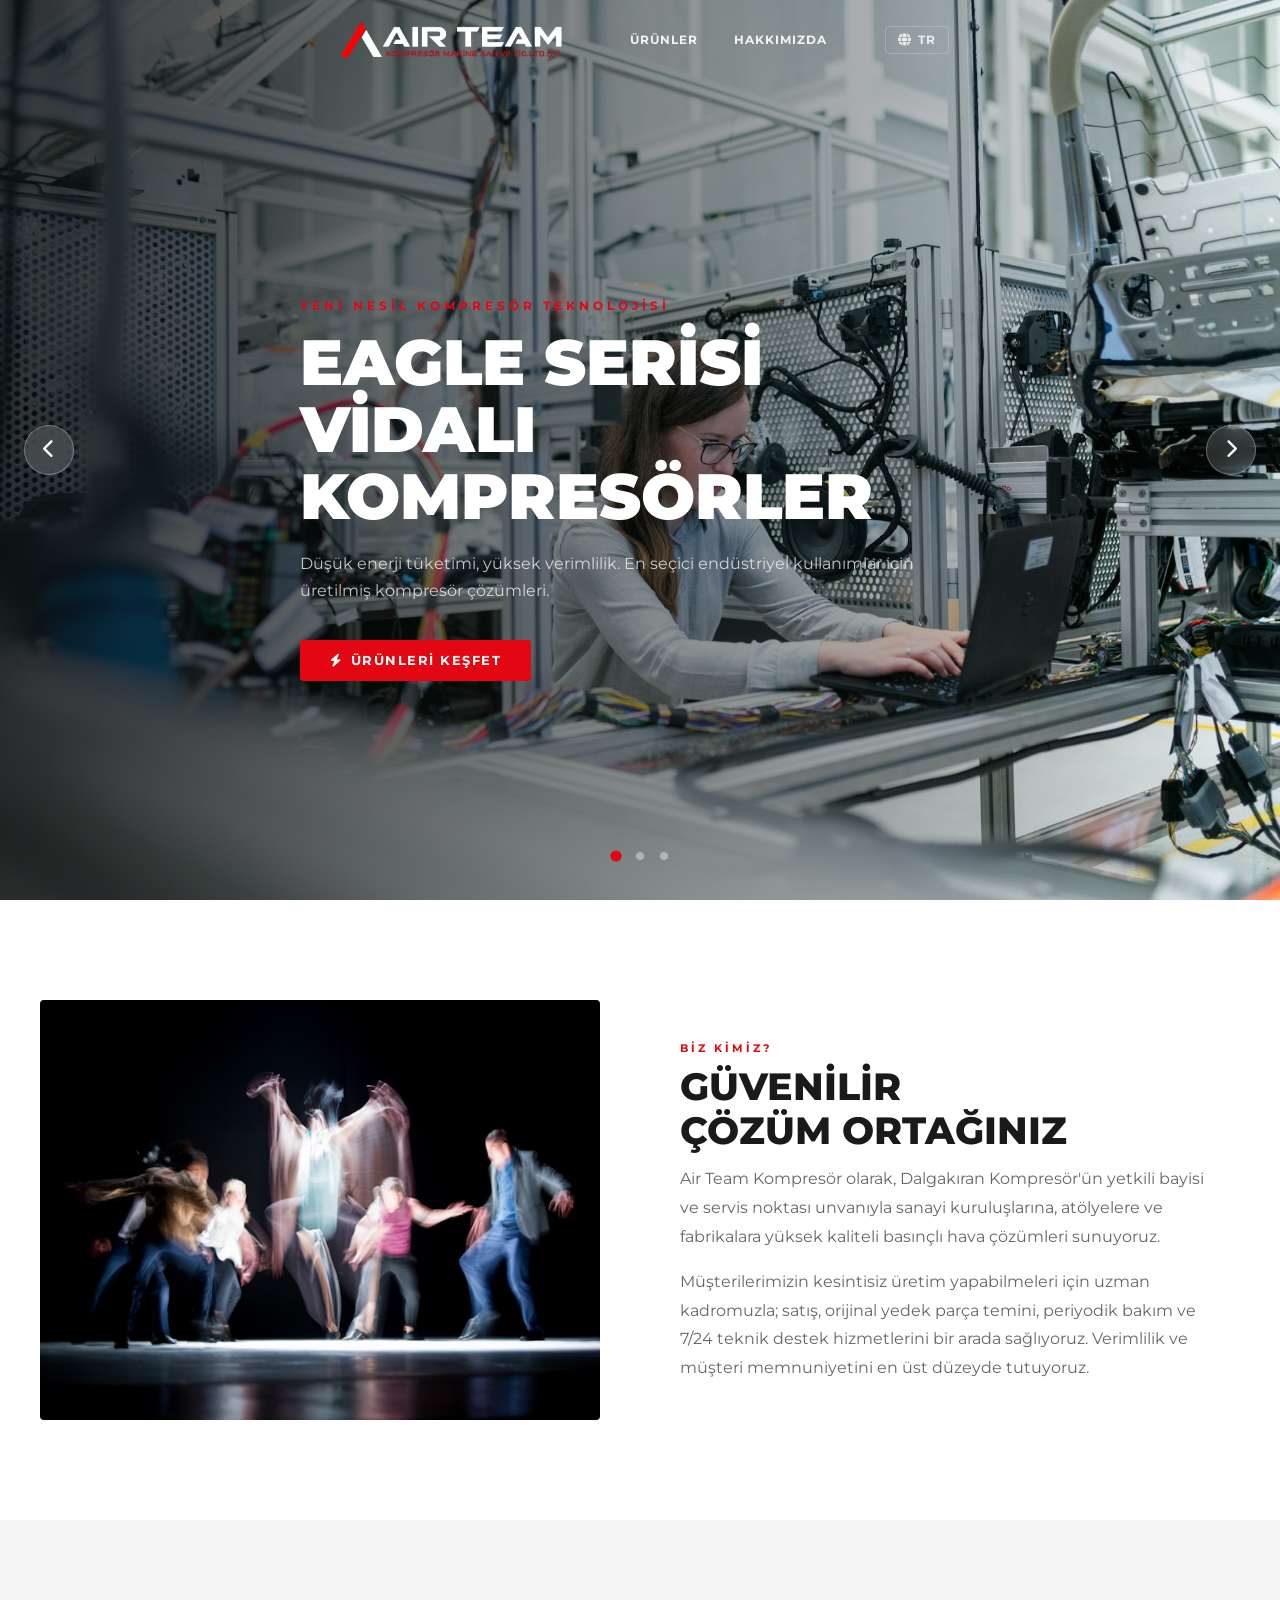
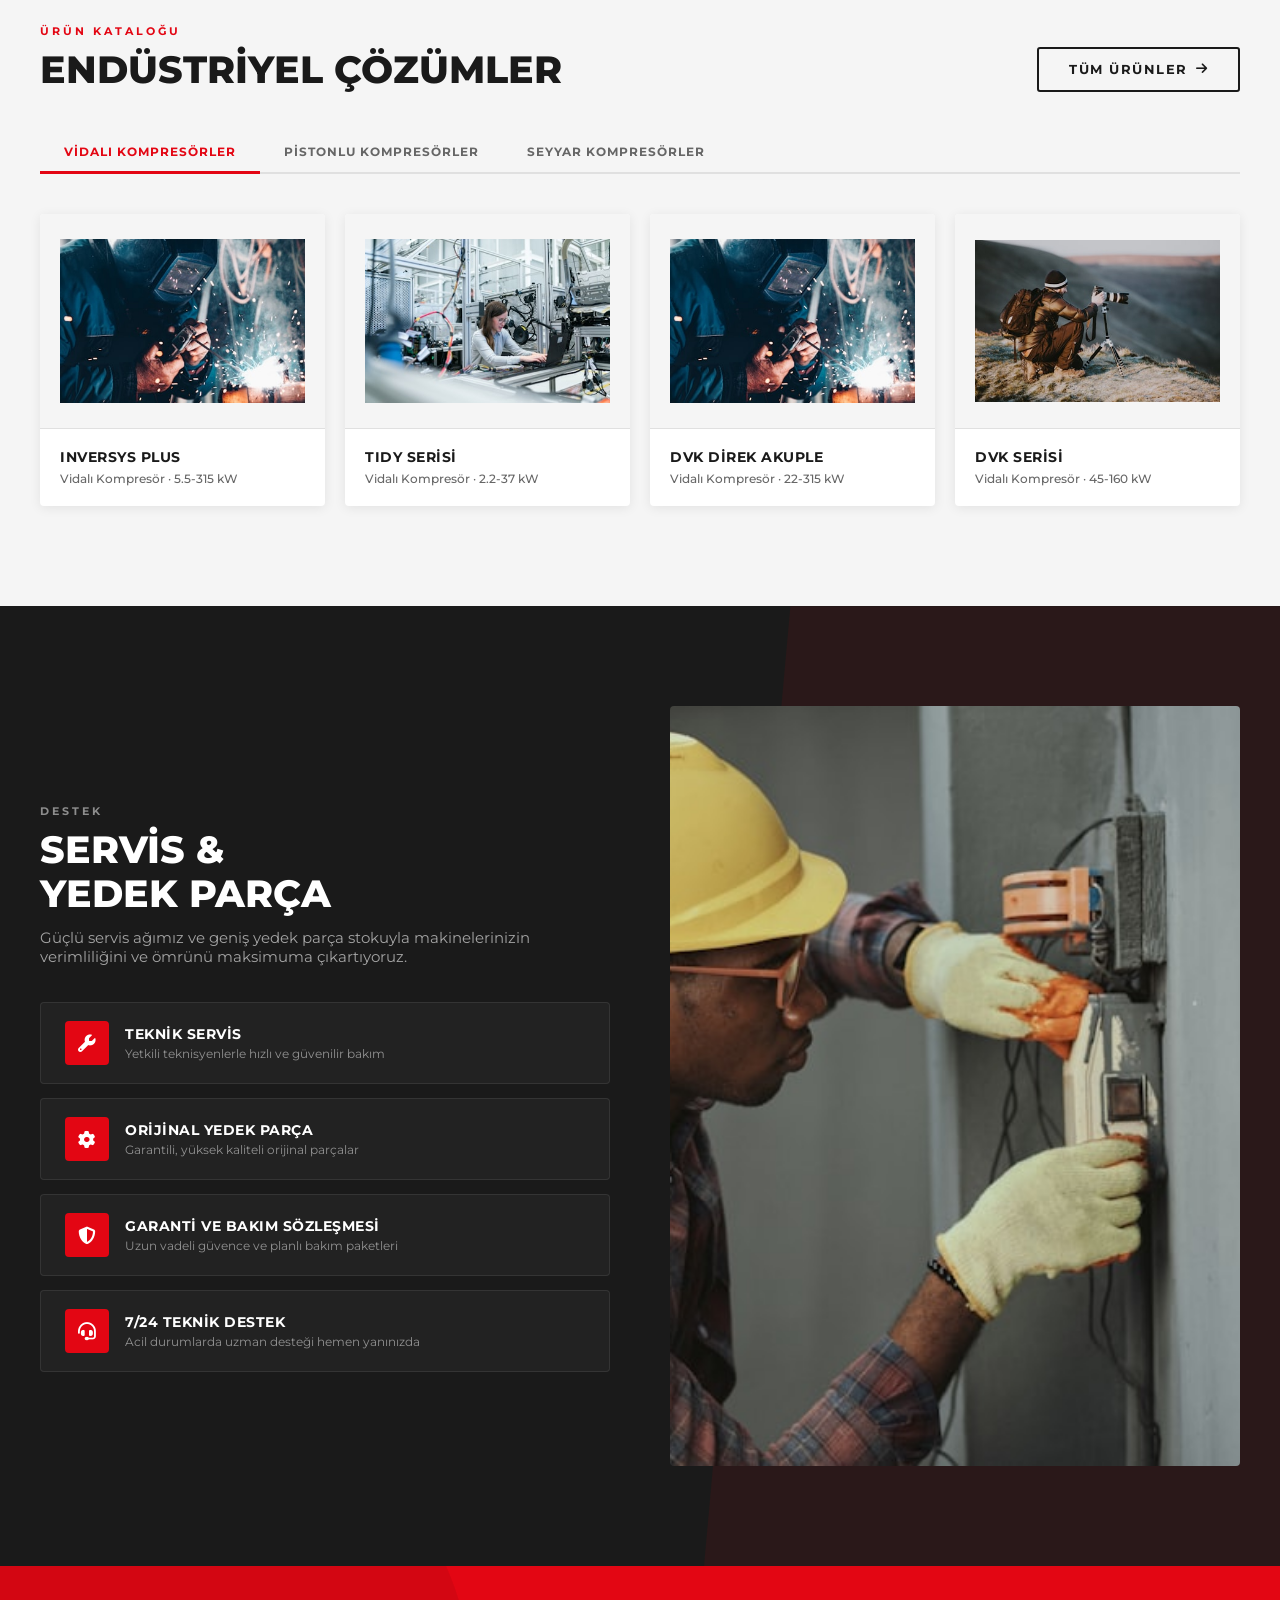
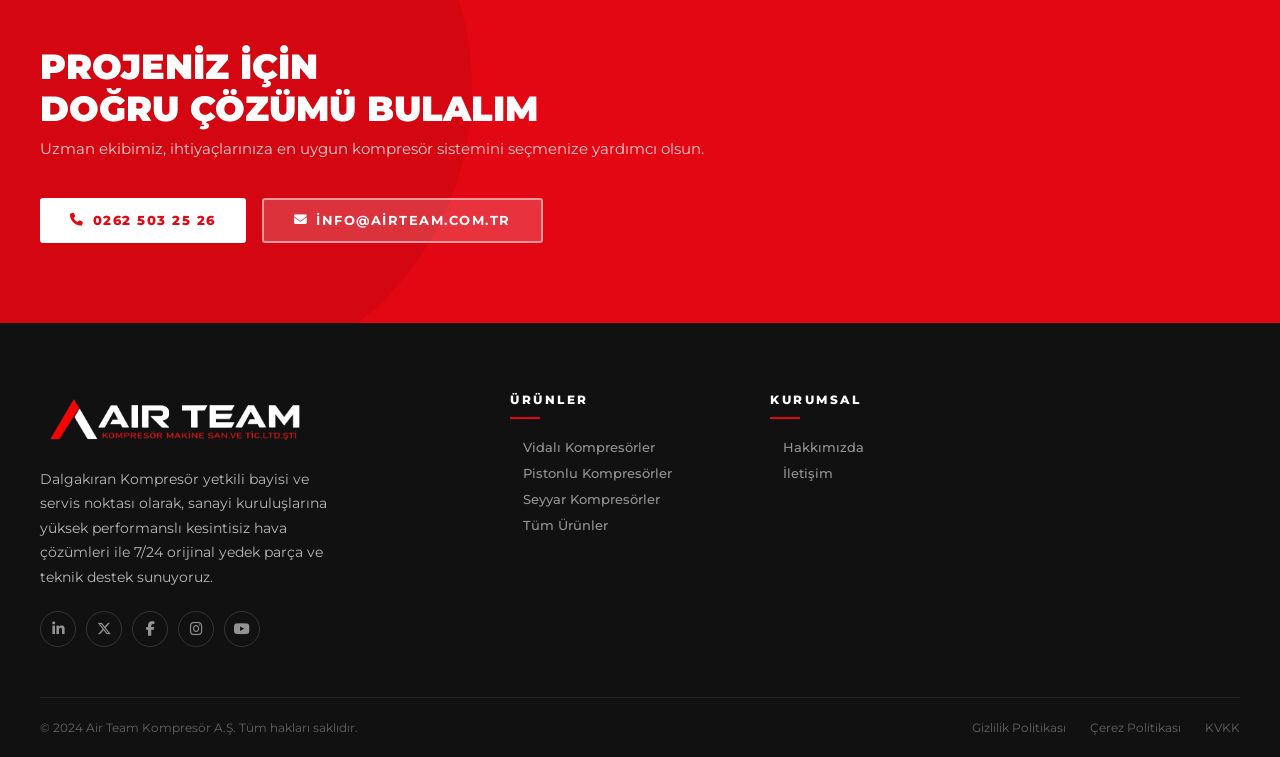
<file: index.html>
<!DOCTYPE html>
<html lang="tr">

<head>
  <meta charset="UTF-8">
  <meta name="viewport" content="width=device-width, initial-scale=1.0">
  <meta name="description"
    content="Air Team Kompresör - Gebze ve Kocaeli bölgesinde uzman kompresör bayisi ve servis hizmetleri.">
  <title>Air Team Kompresör</title>
  <link rel="stylesheet" href="style.css">
  <!-- Font Awesome Icons -->
  <link rel="stylesheet" href="https://cdnjs.cloudflare.com/ajax/libs/font-awesome/6.5.0/css/all.min.css">
</head>

<body>

  <!-- ==============================
       MOBILE NAV
       ============================== -->
  <div class="mobile-nav-overlay" id="mobileOverlay"></div>
  <nav class="mobile-nav" id="mobileNav">
    <button class="mobile-nav-close" id="mobileNavClose" aria-label="Menüyü kapat" data-i18n="aria-menu-close"
      data-i18n-aria="true">
      <i class="fa-solid fa-xmark"></i>
    </button>
    <ul class="mobile-nav-list">
      <li><a href="urunler.html" data-i18n="nav-products">Ürünler</a></li>
      <li><a href="hakkimizda.html" data-i18n="nav-about">Hakkımızda</a></li>
    </ul>
  </nav>

  <!-- ==============================
       HEADER
       ============================== -->
  <header class="site-header" id="siteHeader">
    <div class="container">
      <div class="header-inner">
        <!-- Logo -->
        <a href="index.html" class="logo" aria-label="Air Team Ana Sayfa">
          <img src="src/logo.png" alt="AirTeam Kompresör" class="logo-img">
        </a>

        <!-- Navigation -->
        <nav class="main-nav" aria-label="Ana navigasyon">
          <ul>
            <li>
              <a href="urunler.html" data-i18n="nav-products">Ürünler</a>
              <ul class="dropdown">
                <li><a href="urunler.html?filter=vidali" data-i18n="nav-vidali">Vidalı Kompresörler</a></li>
                <li><a href="urunler.html?filter=pistonlu" data-i18n="nav-pistonlu">Pistonlu Kompresörler</a></li>
                <li><a href="urunler.html?filter=seyyar" data-i18n="nav-seyyar">Seyyar Kompresörler</a></li>
              </ul>
            </li>
            <li><a href="hakkimizda.html" data-i18n="nav-about">Hakkımızda</a></li>
          </ul>
        </nav>

        <!-- Actions -->
        <div class="header-actions">
          <div class="lang-select" aria-label="Dil seçimi">
            <i class="fa-solid fa-globe"></i>
            <span>TR</span>
            <div class="lang-dropdown">
              <div class="lang-option active" data-lang="tr">TR</div>
              <div class="lang-option" data-lang="en">EN</div>
            </div>
          </div>
        </div>

        <!-- Hamburger -->
        <button class="hamburger" id="hamburger" aria-label="Mobil menüyü aç" aria-expanded="false"
          data-i18n="aria-menu-open" data-i18n-aria="true">
          <span></span>
          <span></span>
          <span></span>
        </button>
      </div>
    </div>
  </header>

  <main>
    <!-- ==============================
         HERO SLIDER
         ============================== -->
    <section class="hero" aria-label="Ana slider">
      <div class="hero-slider" id="heroSlider">

        <!-- Slide 1 -->
        <div class="hero-slide active">
          <img class="hero-bg" src="src/hero-1.jpg" alt="EAGLE Serisi Vidalı Kompresör" loading="eager">
          <div class="hero-overlay"></div>
          <div class="hero-content">
            <div class="container">
              <div class="hero-text">
                <p class="hero-tag" data-i18n="hero-1-tag">Yeni Nesil Kompresör Teknolojisi</p>
                <h1 class="hero-title" data-i18n="hero-1-title">EAGLE Serisi<br>Vidalı Kompresörler</h1>
                <p class="hero-desc" data-i18n="hero-1-desc">Düşük enerji tüketimi, yüksek verimlilik. En seçici
                  endüstriyel kullanımlar için
                  üretilmiş kompresör çözümleri.</p>
                <div class="hero-actions">
                  <a href="urunler.html" class="btn btn-primary">
                    <i class="fa-solid fa-bolt"></i>
                    <span data-i18n="hero-1-btn">Ürünleri Keşfet</span>
                  </a>
                </div>
              </div>
            </div>
          </div>
        </div>

        <!-- Slide 2 -->
        <div class="hero-slide">
          <img class="hero-bg" src="src/hero-2.jpg" alt="Endüstriyel Çözümler" loading="lazy">
          <div class="hero-overlay"></div>
          <div class="hero-content">
            <div class="container">
              <div class="hero-text">
                <p class="hero-tag" data-i18n="hero-2-tag">Güvenilir Çözüm Ortağı</p>
                <h1 class="hero-title" data-i18n="hero-2-title">Bölgenizde<br>Endüstriyel Güç</h1>
                <p class="hero-desc" data-i18n="hero-2-desc">Dalgakıran Kompresör yetkili bayisi ve servis noktası
                  olarak, sanayi tesislerinize yüksek performanslı hava çözümleri sunuyoruz.</p>
                <div class="hero-actions">
                  <a href="hakkimizda.html" class="btn btn-primary">
                    <i class="fa-solid fa-earth-europe"></i>
                    <span data-i18n="hero-2-btn-about">Hakkımızda</span>
                  </a>
                  <a href="urunler.html" class="btn btn-outline">
                    <i class="fa-solid fa-file-pdf"></i>
                    <span data-i18n="hero-2-btn-catalog">Katalog</span>
                  </a>
                </div>
              </div>
            </div>
          </div>
        </div>

        <!-- Slide 3 -->
        <div class="hero-slide">
          <img class="hero-bg" src="src/hero-3.jpg" alt="Servis ve Destek" loading="lazy">
          <div class="hero-overlay"></div>
          <div class="hero-content">
            <div class="container">
              <div class="hero-text">
                <p class="hero-tag" data-i18n="hero-3-tag">7/24 Teknik Destek</p>
                <h1 class="hero-title" data-i18n="hero-3-title">Her Zaman<br>Yanınızdayız</h1>
                <p class="hero-desc" data-i18n="hero-3-desc">Satış sonrası teknik destek, yedek parça ve servis
                  hizmetleriyle makinenizin
                  verimliliğini maksimumda tutuyoruz.</p>
                <div class="hero-actions">
                  <a href="#services" class="btn btn-primary">
                    <i class="fa-solid fa-headset"></i>
                    <span data-i18n="hero-3-btn-service">Servis Ağı</span>
                  </a>
                  <a href="#iletisim" class="btn btn-outline">
                    <i class="fa-solid fa-phone"></i>
                    <span data-i18n="hero-3-btn-contact">Bize Ulaşın</span>
                  </a>
                </div>
              </div>
            </div>
          </div>
        </div>
      </div>

      <!-- Arrows -->
      <div class="slider-arrows">
        <button class="slider-arrow" id="prevSlide" aria-label="Önceki slayt" data-i18n="aria-prev-slide"
          data-i18n-aria="true">
          <i class="fa-solid fa-chevron-left"></i>
        </button>
        <button class="slider-arrow" id="nextSlide" aria-label="Sonraki slayt" data-i18n="aria-next-slide"
          data-i18n-aria="true">
          <i class="fa-solid fa-chevron-right"></i>
        </button>
      </div>

      <!-- Dots -->
      <div class="slider-controls" role="group" aria-label="Slider navigasyon noktaları">
        <button class="slider-dot active" data-slide="0" aria-label="Slayt 1"></button>
        <button class="slider-dot" data-slide="1" aria-label="Slayt 2"></button>
        <button class="slider-dot" data-slide="2" aria-label="Slayt 3"></button>
      </div>
    </section>

    <!-- ==============================
         INTRO / ABOUT SECTION
         ============================== -->
    <section class="intro-section" id="about" aria-label="Hakkımızda">
      <div class="container">
        <div class="intro-grid">
          <div class="intro-image-wrap reveal">
            <img src="src/stats-bg.jpg" alt="Dalgakıran fabrika tesisi" loading="lazy">
            <div class="intro-image-accent"></div>
          </div>
          <div class="intro-content reveal">
            <p class="section-tag" data-i18n="intro-tag">Biz Kimiz?</p>
            <h2 class="section-title" data-i18n="intro-title">Güvenilir<br>Çözüm Ortağınız</h2>
            <p class="section-subtitle" data-i18n="intro-desc-1">Air Team Kompresör olarak, Dalgakıran Kompresör'ün
              yetkili bayisi ve servis
              noktası unvanıyla sanayi kuruluşlarına, atölyelere ve fabrikalara yüksek kaliteli basınçlı hava çözümleri
              sunuyoruz.</p>
            <p class="section-subtitle" style="margin-top:16px;" data-i18n="intro-desc-2">Müşterilerimizin kesintisiz
              üretim yapabilmeleri için
              uzman kadromuzla; satış, orijinal yedek parça temini, periyodik bakım ve 7/24 teknik destek hizmetlerini
              bir arada sağlıyoruz. Verimlilik ve müşteri memnuniyetini en üst düzeyde tutuyoruz.</p>
          </div>
        </div>
      </div>
    </section>

    <!-- ==============================
         PRODUCTS SECTION
         ============================== -->
    <section class="products-section" id="products" aria-label="Ürünler">
      <div class="container">
        <div class="products-header">
          <div>
            <p class="section-tag" data-i18n="products-tag">Ürün Kataloğu</p>
            <h2 class="section-title" data-i18n="products-title">Endüstriyel Çözümler</h2>
          </div>
          <a href="urunler.html" class="btn btn-outline-dark">
            <span data-i18n="products-btn-all">Tüm Ürünler</span> <i class="fa-solid fa-arrow-right"></i>
          </a>
        </div>

        <!-- Tabs -->
        <div class="product-tabs" role="tablist" aria-label="Ürün kategorileri">
          <button class="tab-btn active" role="tab" aria-selected="true" data-tab="vidali" id="tab-vidali"
            data-i18n="tab-vidali">Vidalı
            Kompresörler</button>
          <button class="tab-btn" role="tab" aria-selected="false" data-tab="pistonlu" id="tab-pistonlu"
            data-i18n="tab-pistonlu">Pistonlu
            Kompresörler</button>
          <button class="tab-btn" role="tab" aria-selected="false" data-tab="seyyar" id="tab-seyyar"
            data-i18n="tab-seyyar">Seyyar
            Kompresörler</button>
        </div>

        <!-- Grid -->
        <div class="product-grid" id="productGrid">

          <div class="product-card reveal" role="article">
            <div class="product-card-image">
              <img src="https://www.aircomp.com.tr/wp-content/uploads/2018/04/u1-1024x832.png"
                alt="INVERSYS PLUS Serisi" loading="lazy" onerror="this.src='src/fallback-1.jpg'">
            </div>
            <div class="product-card-body">
              <h4>INVERSYS PLUS</h4>
              <p>Vidalı Kompresör · 5.5-315 kW</p>
            </div>
            <div class="product-card-arrow" aria-hidden="true"><i class="fa-solid fa-arrow-right"></i></div>
          </div>

          <div class="product-card reveal" role="article">
            <div class="product-card-image">
              <img src="https://www.aircomp.com.tr/wp-content/uploads/2018/04/u2.png" alt="TIDY Serisi" loading="lazy"
                onerror="this.src='src/fallback-2.jpg'">
            </div>
            <div class="product-card-body">
              <h4>TIDY Serisi</h4>
              <p>Vidalı Kompresör · 2.2-37 kW</p>
            </div>
            <div class="product-card-arrow" aria-hidden="true"><i class="fa-solid fa-arrow-right"></i></div>
          </div>

          <div class="product-card reveal" role="article">
            <div class="product-card-image">
              <img src="https://www.aircomp.com.tr/wp-content/uploads/2018/04/u3.png" alt="DVK Direk Akuple Serisi"
                loading="lazy" onerror="this.src='src/fallback-1.jpg'">
            </div>
            <div class="product-card-body">
              <h4>DVK Direk Akuple</h4>
              <p>Vidalı Kompresör · 22-315 kW</p>
            </div>
            <div class="product-card-arrow" aria-hidden="true"><i class="fa-solid fa-arrow-right"></i></div>
          </div>

          <div class="product-card reveal" role="article">
            <div class="product-card-image">
              <img src="https://www.aircomp.com.tr/wp-content/uploads/2018/04/u4-1024x886.png" alt="DVK Serisi"
                loading="lazy" onerror="this.src='src/fallback-3.jpg'">
            </div>
            <div class="product-card-body">
              <h4>DVK Serisi</h4>
              <p>Vidalı Kompresör · 45-160 kW</p>
            </div>
            <div class="product-card-arrow" aria-hidden="true"><i class="fa-solid fa-arrow-right"></i></div>
          </div>

        </div>
      </div>
    </section>

    <!-- ==============================
         SERVICES SECTION
         ============================== -->
    <section class="services-section" id="services" aria-label="Servis ve Yedek Parça">
      <div class="container">
        <div class="services-grid">
          <div class="services-content reveal">
            <p class="section-tag" style="color: rgba(255,255,255,0.5)" data-i18n="service-tag">Destek</p>
            <h2 class="section-title" data-i18n="service-title">Servis &<br>Yedek Parça</h2>
            <p class="section-subtitle" data-i18n="service-desc">Güçlü servis ağımız ve geniş yedek parça stokuyla
              makinelerinizin verimliliğini
              ve ömrünü maksimuma çıkartıyoruz.</p>

            <div class="services-list">
              <div class="service-item reveal">
                <div class="service-icon"><i class="fa-solid fa-wrench"></i></div>
                <div>
                  <h4 data-i18n="service-1-title">Teknik Servis</h4>
                  <p data-i18n="service-1-desc">Yetkili teknisyenlerle hızlı ve güvenilir bakım</p>
                </div>
              </div>
              <div class="service-item reveal">
                <div class="service-icon"><i class="fa-solid fa-gear"></i></div>
                <div>
                  <h4 data-i18n="service-2-title">Orijinal Yedek Parça</h4>
                  <p data-i18n="service-2-desc">Garantili, yüksek kaliteli orijinal parçalar</p>
                </div>
              </div>
              <div class="service-item reveal">
                <div class="service-icon"><i class="fa-solid fa-shield-halved"></i></div>
                <div>
                  <h4 data-i18n="service-3-title">Garanti ve Bakım Sözleşmesi</h4>
                  <p data-i18n="service-3-desc">Uzun vadeli güvence and planlı bakım paketleri</p>
                </div>
              </div>
              <div class="service-item reveal">
                <div class="service-icon"><i class="fa-solid fa-headset"></i></div>
                <div>
                  <h4 data-i18n="service-4-title">7/24 Teknik Destek</h4>
                  <p data-i18n="service-4-desc">Acil durumlarda uzman desteği hemen yanınızda</p>
                </div>
              </div>
            </div>
          </div>

          <div class="service-image-wrap reveal">
            <img src="src/service-tech.jpg" alt="Servis teknisyeni çalışıyor" loading="lazy">
          </div>
        </div>
      </div>
    </section>

    <!-- ==============================
         NEWS SECTION
         ============================== -->
    <!-- <section class="news-section" id="news" aria-label="Haberler ve Blog">
      <div class="container">
        <div class="news-header">
          <div>
            <p class="section-tag">Güncel</p>
            <h2 class="section-title reveal">Haberler & Blog</h2>
          </div>
          <a href="#" class="btn btn-outline-dark reveal">Tüm Haberler <i class="fa-solid fa-arrow-right"></i></a>
        </div>

        <div class="news-grid">
          <div class="news-card featured reveal">
            <div class="news-card-image">
              <img src="src/news-1.jpg"
                alt="Hannover Messe 2024" loading="lazy">
            </div>
            <div class="news-card-body">
              <p class="news-card-tag">Fuar & Etkinlikler</p>
              <h3>Dalgakıran, Hannover Messe 2024'te En Yeni Kompresör Çözümlerini Tanıttı</h3>
              <p class="news-card-date"><i class="fa-regular fa-calendar"></i> 22 Nisan 2024</p>
            </div>
          </div>

          <div class="news-card reveal">
            <div class="news-card-image">
              <img src="src/news-2.jpg"
                alt="Enerji verimliliği" loading="lazy">
            </div>
            <div class="news-card-body">
              <p class="news-card-tag">Teknoloji</p>
              <h3>Değişken Hızlı Kompresörler ile %35'e Kadar Enerji Tasarrufu</h3>
              <p class="news-card-date"><i class="fa-regular fa-calendar"></i> 10 Mart 2024</p>
            </div>
          </div>

          <div class="news-card reveal">
            <div class="news-card-image">
              <img src="src/news-3.jpg"
                alt="Medikal sektör çözümleri" loading="lazy">
            </div>
            <div class="news-card-body">
              <p class="news-card-tag">Sektör Çözümleri</p>
              <h3>Hastane ve Medikal Alanlarda Güvenilir Basınçlı Hava Sistemleri</h3>
              <p class="news-card-date"><i class="fa-regular fa-calendar"></i> 15 Şubat 2024</p>
            </div>
          </div>
        </div>
      </div>
    </section> -->

    <!-- ==============================
         CTA SECTION
         ============================== -->
    <section id="iletisim" class="cta-section" aria-label="İletişime geç">
      <div class="container">
        <div class="cta-inner">
          <div class="cta-text reveal">
            <h2 data-i18n="cta-title">Projeniz İçin<br>Doğru Çözümü Bulalım</h2>
            <p data-i18n="cta-desc">Uzman ekibimiz, ihtiyaçlarınıza en uygun kompresör sistemini seçmenize yardımcı
              olsun.</p>
          </div>
          <div style="display:flex; gap:16px; flex-wrap: wrap;" class="reveal">
            <a href="tel:02625032526" class="btn"
              style="background:var(--white); color: var(--primary); font-weight:800;">
              <i class="fa-solid fa-phone"></i>
              0262 503 25 26
            </a>
            <a href="mailto:info@airteam.com.tr" class="btn"
              style="background: rgba(255,255,255,0.18); color: var(--white); border: 2px solid rgba(255,255,255,0.5);">
              <i class="fa-solid fa-envelope"></i>
              info@airteam.com.tr
            </a>
          </div>
        </div>
      </div>
    </section>
  </main>

  <!-- ==============================
       FOOTER
       ============================== -->
  <footer class="site-footer" aria-label="Alt bilgi">
    <div class="container">
      <div class="footer-grid">
        <div class="footer-brand">
          <img src="src/logo.png" alt="AirTeam Kompresör" class="logo-img">
          <p data-i18n="footer-desc">Dalgakıran Kompresör yetkili bayisi ve servis noktası olarak, sanayi kuruluşlarına
            yüksek performanslı
            kesintisiz hava çözümleri ile 7/24 orijinal yedek parça ve teknik destek sunuyoruz.</p>
          <div class="social-links" aria-label="Sosyal medya bağlantıları">
            <a href="#" class="social-link" aria-label="LinkedIn"><i class="fa-brands fa-linkedin-in"></i></a>
            <a href="#" class="social-link" aria-label="X (Twitter)"><i class="fa-brands fa-x-twitter"></i></a>
            <a href="#" class="social-link" aria-label="Facebook"><i class="fa-brands fa-facebook-f"></i></a>
            <a href="#" class="social-link" aria-label="Instagram"><i class="fa-brands fa-instagram"></i></a>
            <a href="#" class="social-link" aria-label="YouTube"><i class="fa-brands fa-youtube"></i></a>
          </div>
        </div>

        <div class="footer-col">
          <h5 data-i18n="footer-products">Ürünler</h5>
          <ul>
            <li><a href="urunler.html?filter=vidali" data-i18n="nav-vidali">Vidalı Kompresörler</a></li>
            <li><a href="urunler.html?filter=pistonlu" data-i18n="nav-pistonlu">Pistonlu Kompresörler</a></li>
            <li><a href="urunler.html?filter=seyyar" data-i18n="nav-seyyar">Seyyar Kompresörler</a></li>
            <li><a href="urunler.html" data-i18n="nav-all-products">Tüm Ürünler</a></li>
          </ul>
        </div>

        <div class="footer-col">
          <h5 data-i18n="footer-corporate">Kurumsal</h5>
          <ul>
            <li><a href="hakkimizda.html" data-i18n="nav-about">Hakkımızda</a></li>
            <li><a href="#iletisim" data-i18n="nav-contact">İletişim</a></li>
          </ul>
        </div>
      </div>

      <!-- Footer Bottom -->
      <div class="footer-bottom">
        <p data-i18n="footer-rights">© 2024 Air Team Kompresör A.Ş. Tüm hakları saklıdır.</p>
        <div class="footer-bottom-links">
          <a href="#" data-i18n="footer-privacy">Gizlilik Politikası</a>
          <a href="#" data-i18n="footer-cookie">Çerez Politikası</a>
          <a href="#" data-i18n="footer-kvkk">KVKK</a>
        </div>
      </div>
    </div>
  </footer>

  <!-- Back to top button -->
  <button class="back-to-top" id="backToTop" aria-label="Sayfanın başına git" data-i18n="aria-back-to-top"
    data-i18n-aria="true">
    <i class="fa-solid fa-arrow-up"></i>
  </button>

  <script src="translations.js"></script>
  <script src="script.js"></script>
</body>

</html>
</file>
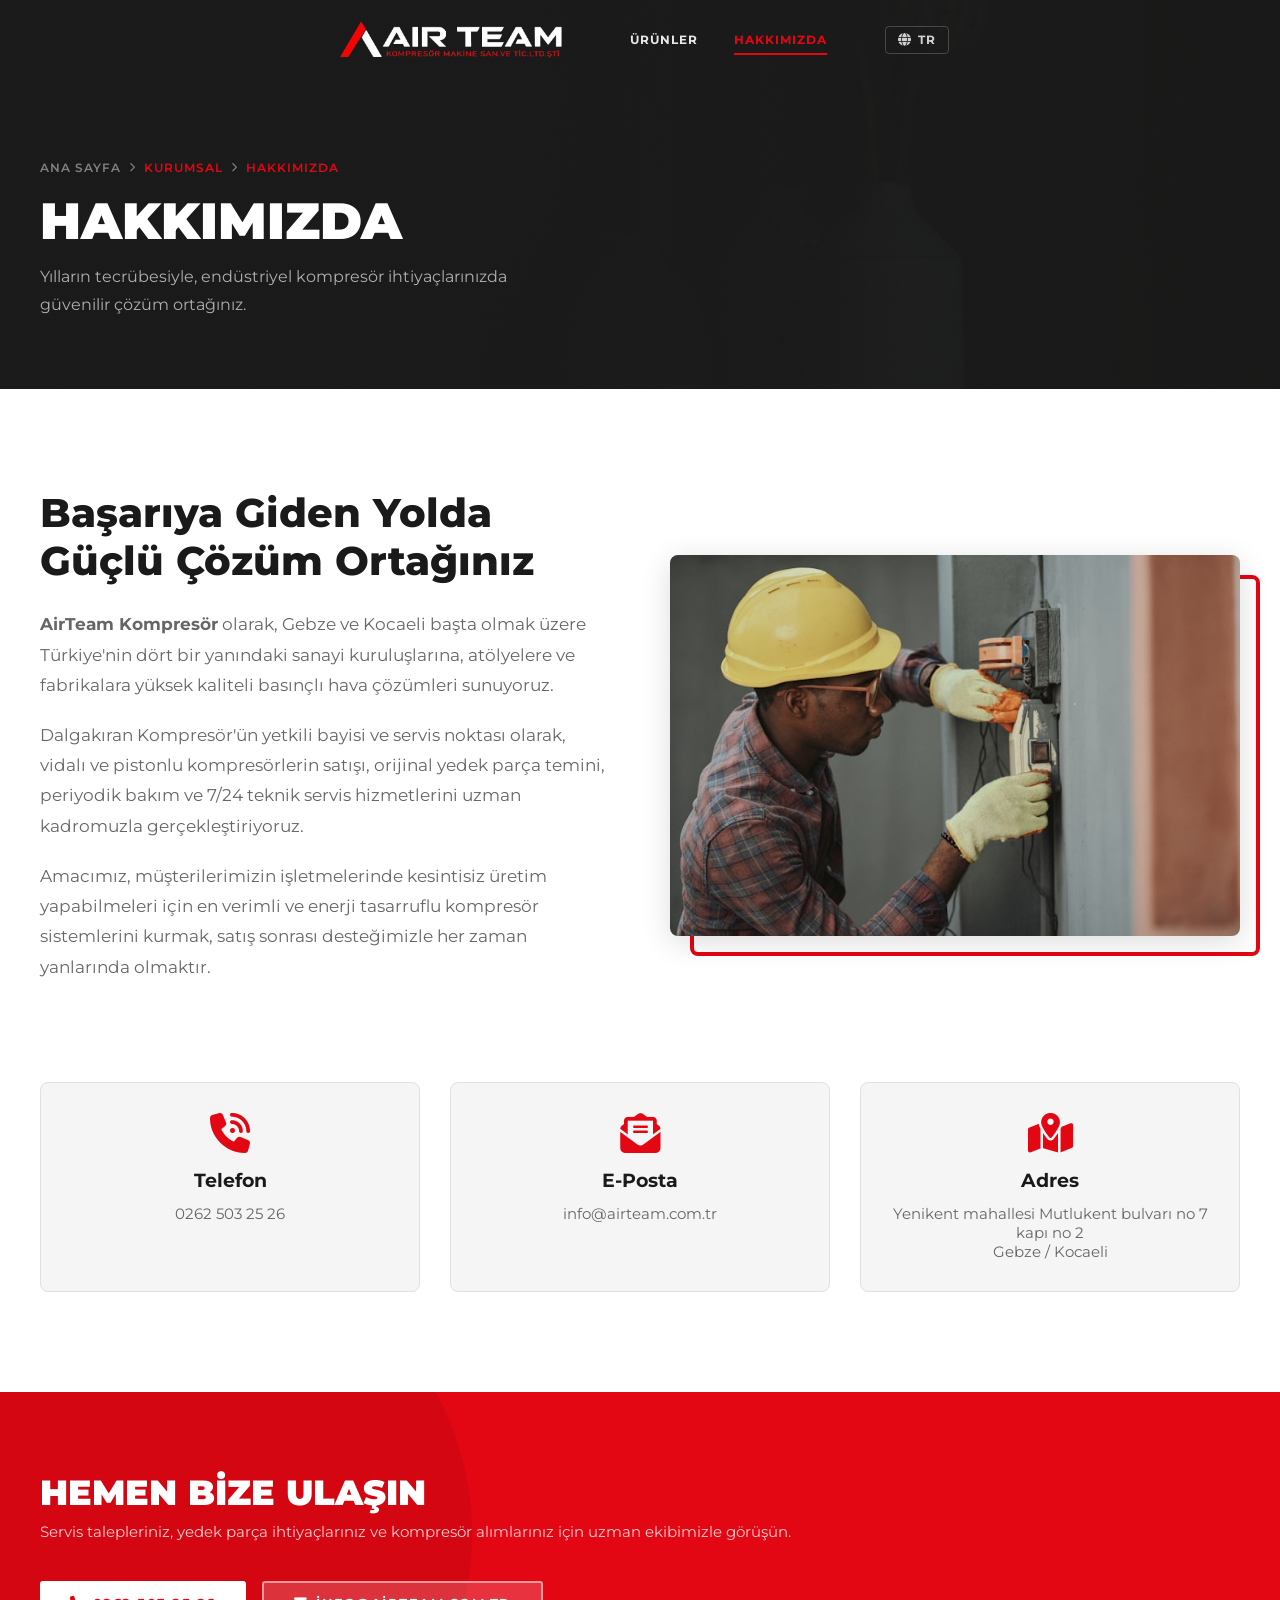
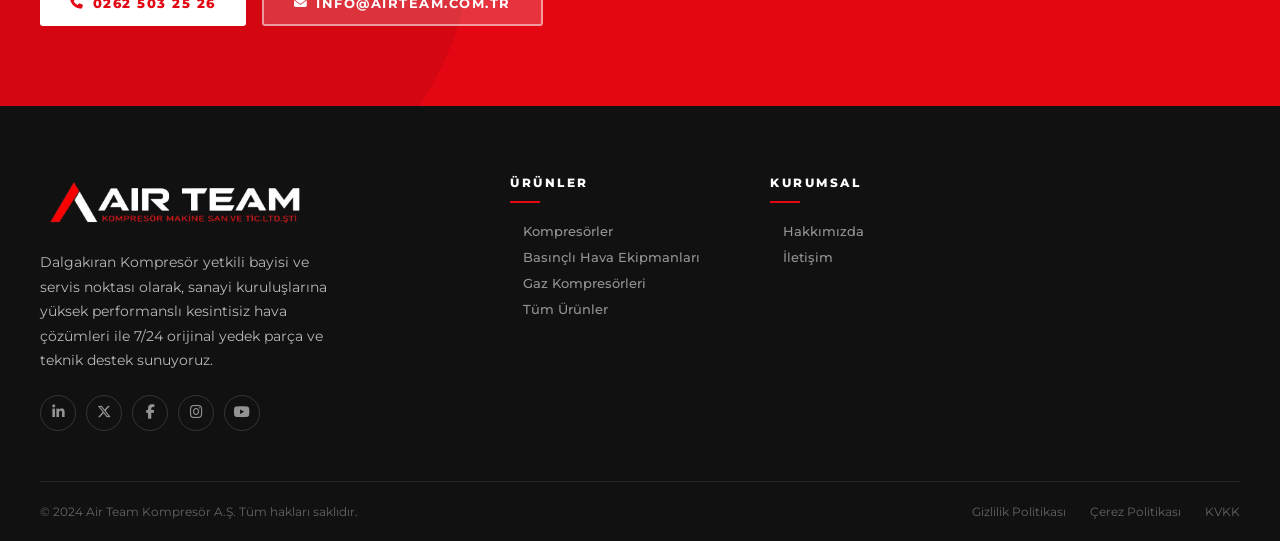
<file: hakkimizda.html>
<!DOCTYPE html>
<html lang="tr">

<head>
  <meta charset="UTF-8">
  <meta name="viewport" content="width=device-width, initial-scale=1.0">
  <meta name="description"
    content="AirTeam Kompresör - Hakkımızda. Gebze ve Kocaeli bölgesinde uzman kompresör bayisi ve servis hizmetleri.">
  <title>Hakkımızda — AirTeam Kompresör</title>
  <link rel="stylesheet" href="style.css">
  <link rel="stylesheet" href="https://cdnjs.cloudflare.com/ajax/libs/font-awesome/6.5.0/css/all.min.css">
  <style>
    /* Hakkımızda Sayfasına Özel Stiller */
    .page-hero {
      background: var(--dark);
      padding: 160px 0 70px;
      position: relative;
      overflow: hidden;
    }

    .page-hero::before {
      content: '';
      position: absolute;
      inset: 0;
      background: url('src/hero-about.jpg') center/cover no-repeat;
      opacity: 0.15;
    }

    .page-hero::after {
      content: '';
      position: absolute;
      inset: 0;
      background: linear-gradient(to right, rgba(26, 26, 26, 0.95) 50%, rgba(26, 26, 26, 0.5));
    }

    .page-hero-inner {
      position: relative;
      z-index: 1;
    }

    .breadcrumb {
      display: flex;
      align-items: center;
      gap: 8px;
      font-size: 0.75rem;
      color: rgba(255, 255, 255, 0.45);
      font-weight: 600;
      letter-spacing: 1px;
      text-transform: uppercase;
      margin-bottom: 18px;
    }

    .breadcrumb a {
      color: rgba(255, 255, 255, 0.45);
      transition: color var(--transition);
    }

    .breadcrumb a:hover {
      color: var(--primary);
    }

    .breadcrumb i {
      font-size: 0.6rem;
    }

    .breadcrumb span {
      color: var(--primary);
    }

    .page-hero h1 {
      font-size: clamp(2rem, 4vw, 3.5rem);
      font-weight: 900;
      color: var(--white);
      text-transform: uppercase;
      line-height: 1.1;
    }

    .page-hero p {
      color: rgba(255, 255, 255, 0.65);
      font-size: 1rem;
      margin-top: 14px;
      max-width: 520px;
      line-height: 1.75;
    }

    .about-content-section {
      padding: 100px 0;
      background: var(--white);
    }

    .about-grid {
      display: grid;
      grid-template-columns: 1fr 1fr;
      gap: 60px;
      align-items: center;
    }

    @media (max-width: 900px) {
      .about-grid {
        grid-template-columns: 1fr;
      }
    }

    .about-text h2 {
      font-size: 2.5rem;
      font-weight: 800;
      color: var(--dark);
      margin-bottom: 24px;
      line-height: 1.2;
    }

    .about-text p {
      color: var(--gray);
      line-height: 1.8;
      margin-bottom: 20px;
      font-size: 1.05rem;
    }

    .about-image {
      position: relative;
    }

    .about-image img {
      width: 100%;
      border-radius: 8px;
      box-shadow: var(--shadow-md);
    }

    .about-image::after {
      content: '';
      position: absolute;
      bottom: -20px;
      right: -20px;
      width: 100%;
      height: 100%;
      border: 4px solid var(--primary);
      border-radius: 8px;
      z-index: -1;
    }

    .contact-info-boxes {
      display: grid;
      grid-template-columns: repeat(auto-fit, minmax(250px, 1fr));
      gap: 30px;
      margin-top: 60px;
    }

    .contact-box {
      background: var(--light-gray);
      padding: 30px;
      border-radius: 8px;
      text-align: center;
      transition: transform var(--transition);
      border: 1px solid var(--border);
    }

    .contact-box:hover {
      transform: translateY(-5px);
      border-color: var(--primary);
    }

    .contact-box i {
      font-size: 2.5rem;
      color: var(--primary);
      margin-bottom: 16px;
    }

    .contact-box h3 {
      font-size: 1.2rem;
      color: var(--dark);
      margin-bottom: 12px;
    }

    .contact-box p,
    .contact-box a {
      color: var(--gray);
      font-size: 0.95rem;
      text-decoration: none;
    }

    .contact-box a:hover {
      color: var(--primary);
    }

    /* Active Nav Highlighter */
    .main-nav ul li a.active,
    .main-nav ul li a.active:hover,
    .mobile-nav ul li a.active {
      color: var(--primary) !important;
    }

    .main-nav ul li a.active::after {
      transform: scaleX(1) !important;
      opacity: 1 !important;
    }
  </style>
</head>

<body>

  <!-- Mobile Nav Overlay -->
  <div class="mobile-nav-overlay" id="mobileOverlay"></div>
  <nav class="mobile-nav" id="mobileNav">
    <button class="mobile-nav-close" id="mobileNavClose" aria-label="Menüyü kapat">
      <i class="fa-solid fa-xmark"></i>
    </button>
    <ul>
      <li><a href="urunler.html" data-i18n="nav-products">Ürünler</a></li>
      <li><a href="hakkimizda.html" class="active" data-i18n="nav-about">Hakkımızda</a></li>
    </ul>
  </nav>

  <!-- Header -->
  <header class="site-header scrolled" id="siteHeader">
    <div class="container">
      <div class="header-inner">
        <a href="index.html" class="logo" aria-label="Dalgakıran Ana Sayfa">
          <img src="src/logo.png" alt="AirTeam Kompresör" class="logo-img">
        </a>
        <nav class="main-nav" aria-label="Ana navigasyon">
          <ul>
            <li>
              <a href="urunler.html" data-i18n="nav-products">Ürünler</a>
              <ul class="dropdown">
                <li><a href="urunler.html?filter=kompresorler" data-i18n="nav-kompresorler">Kompresörler</a></li>
                <li><a href="urunler.html?filter=basinc" data-i18n="nav-basinc">Basınçlı Hava Ekipmanları</a></li>
                <li><a href="urunler.html?filter=gaz" data-i18n="nav-gaz">Gaz Kompresörleri</a></li>
              </ul>
            </li>
            <li><a href="hakkimizda.html" class="active" data-i18n="nav-about">Hakkımızda</a></li>
          </ul>
        </nav>
        <div class="header-actions">
          <div class="lang-select" aria-label="Dil seçimi">
            <i class="fa-solid fa-globe"></i>
            <span>TR</span>
            <div class="lang-dropdown">
              <div class="lang-option active" data-lang="tr">TR</div>
              <div class="lang-option" data-lang="en">EN</div>
            </div>
          </div>
        </div>
        <button class="hamburger" id="hamburger" aria-label="Mobil menüyü aç" aria-expanded="false">
          <span></span><span></span><span></span>
        </button>
      </div>
    </div>
  </header>

  <main>
    <!-- Page Hero -->
    <section class="page-hero">
      <div class="container">
        <div class="page-hero-inner">
          <nav class="breadcrumb" aria-label="Breadcrumb">
            <a href="index.html" data-i18n="breadcrumb-home">Ana Sayfa</a>
            <i class="fa-solid fa-chevron-right"></i>
            <span data-i18n="breadcrumb-corporate">Kurumsal</span>
            <i class="fa-solid fa-chevron-right"></i>
            <span data-i18n="nav-about">Hakkımızda</span>
          </nav>
          <h1 data-i18n="about-hero-title">Hakkımızda</h1>
          <p data-i18n="about-hero-desc">Yılların tecrübesiyle, endüstriyel kompresör ihtiyaçlarınızda güvenilir çözüm
            ortağınız.</p>
        </div>
      </div>
    </section>

    <!-- About Content -->
    <section class="about-content-section">
      <div class="container">
        <div class="about-grid">
          <div class="about-text reveal">
            <h2 data-i18n="about-title">Başarıya Giden Yolda Güçlü Çözüm Ortağınız</h2>
            <p data-i18n="about-p1"><strong>AirTeam Kompresör</strong> olarak, Gebze ve Kocaeli başta olmak üzere
              Türkiye'nin dört bir
              yanındaki sanayi kuruluşlarına, atölyelere ve fabrikalara yüksek kaliteli basınçlı hava çözümleri
              sunuyoruz.</p>
            <p data-i18n="about-p2">Dalgakıran Kompresör'ün yetkili bayisi ve servis noktası olarak, vidalı ve pistonlu
              kompresörlerin
              satışı, orijinal yedek parça temini, periyodik bakım ve 7/24 teknik servis hizmetlerini uzman kadromuzla
              gerçekleştiriyoruz.</p>
            <p data-i18n="about-p3">Amacımız, müşterilerimizin işletmelerinde kesintisiz üretim yapabilmeleri için en
              verimli ve enerji
              tasarruflu kompresör sistemlerini kurmak, satış sonrası desteğimizle her zaman yanlarında olmaktır.</p>
          </div>
          <div class="about-image reveal">
            <img src="src/service-team.jpg" alt="Kompresör Servis Ekibi">
          </div>
        </div>

        <div class="contact-info-boxes reveal" style="margin-top: 80px;">
          <div class="contact-box">
            <i class="fa-solid fa-phone-volume"></i>
            <h3 data-i18n="contact-phone">Telefon</h3>
            <p><a href="tel:02625032526">0262 503 25 26</a></p>
          </div>
          <div class="contact-box">
            <i class="fa-solid fa-envelope-open-text"></i>
            <h3 data-i18n="contact-email">E-Posta</h3>
            <p><a href="mailto:info@airteam.com.tr">info@airteam.com.tr</a></p>
          </div>
          <div class="contact-box">
            <i class="fa-solid fa-map-location-dot"></i>
            <h3 data-i18n="contact-address">Adres</h3>
            <p>Yenikent mahallesi Mutlukent bulvarı no 7 kapı no 2 <br> Gebze / Kocaeli</p>
          </div>
        </div>
      </div>
    </section>

    <!-- CTA Section -->
    <section class="cta-section" aria-label="İletişime geç">
      <div class="container">
        <div class="cta-inner">
          <div class="cta-text reveal">
            <h2>Hemen Bize Ulaşın</h2>
            <p>Servis talepleriniz, yedek parça ihtiyaçlarınız ve kompresör alımlarınız için uzman ekibimizle görüşün.
            </p>
          </div>
          <div style="display:flex; gap:16px; flex-wrap: wrap;" class="reveal">
            <a href="tel:02625032526" class="btn"
              style="background:var(--white); color: var(--primary); font-weight:800;">
              <i class="fa-solid fa-phone"></i>
              0262 503 25 26
            </a>
            <a href="mailto:info@airteam.com.tr" class="btn"
              style="background: rgba(255,255,255,0.18); color: var(--white); border: 2px solid rgba(255,255,255,0.5);">
              <i class="fa-solid fa-envelope"></i>
              info@airteam.com.tr
            </a>
          </div>
        </div>
      </div>
    </section>
  </main>

  <!-- Footer -->
  <footer class="site-footer" aria-label="Alt bilgi">
    <div class="container">
      <div class="footer-grid">
        <div class="footer-brand">
          <img src="src/logo.png" alt="AirTeam Kompresör" class="logo-img">
          <p data-i18n="footer-desc">Dalgakıran Kompresör yetkili bayisi ve servis noktası olarak, sanayi kuruluşlarına
            yüksek performanslı
            kesintisiz hava çözümleri ile 7/24 orijinal yedek parça ve teknik destek sunuyoruz.</p>
          <div class="social-links" aria-label="Sosyal medya bağlantıları">
            <a href="#" class="social-link" aria-label="LinkedIn"><i class="fa-brands fa-linkedin-in"></i></a>
            <a href="#" class="social-link" aria-label="X (Twitter)"><i class="fa-brands fa-x-twitter"></i></a>
            <a href="#" class="social-link" aria-label="Facebook"><i class="fa-brands fa-facebook-f"></i></a>
            <a href="#" class="social-link" aria-label="Instagram"><i class="fa-brands fa-instagram"></i></a>
            <a href="#" class="social-link" aria-label="YouTube"><i class="fa-brands fa-youtube"></i></a>
          </div>
        </div>

        <div class="footer-col">
          <h5 data-i18n="footer-products">Ürünler</h5>
          <ul>
            <li><a href="urunler.html?filter=kompresorler" data-i18n="nav-kompresorler">Kompresörler</a></li>
            <li><a href="urunler.html?filter=basinc" data-i18n="nav-basinc">Basınçlı Hava Ekipmanları</a></li>
            <li><a href="urunler.html?filter=gaz" data-i18n="nav-gaz">Gaz Kompresörleri</a></li>
            <li><a href="urunler.html" data-i18n="nav-all-products">Tüm Ürünler</a></li>
          </ul>
        </div>

        <div class="footer-col">
          <h5 data-i18n="footer-corporate">Kurumsal</h5>
          <ul>
            <li><a href="hakkimizda.html" data-i18n="nav-about">Hakkımızda</a></li>
            <li><a href="#iletisim" data-i18n="nav-contact">İletişim</a></li>
          </ul>
        </div>
      </div>

      <!-- Footer Bottom -->
      <div class="footer-bottom">
        <p data-i18n="footer-rights">© 2024 Air Team Kompresör A.Ş. Tüm hakları saklıdır.</p>
        <div class="footer-bottom-links">
          <a href="#" data-i18n="footer-privacy">Gizlilik Politikası</a>
          <a href="#" data-i18n="footer-cookie">Çerez Politikası</a>
          <a href="#" data-i18n="footer-kvkk">KVKK</a>
        </div>
      </div>
    </div>
  </footer>

  <button class="back-to-top" id="backToTop" aria-label="Sayfanın başına git" data-i18n="aria-back-to-top"
    data-i18n-aria="true">
    <i class="fa-solid fa-arrow-up"></i>
  </button>

  <script src="translations.js"></script>
  <script src="script.js"></script>
</body>

</html>
</file>
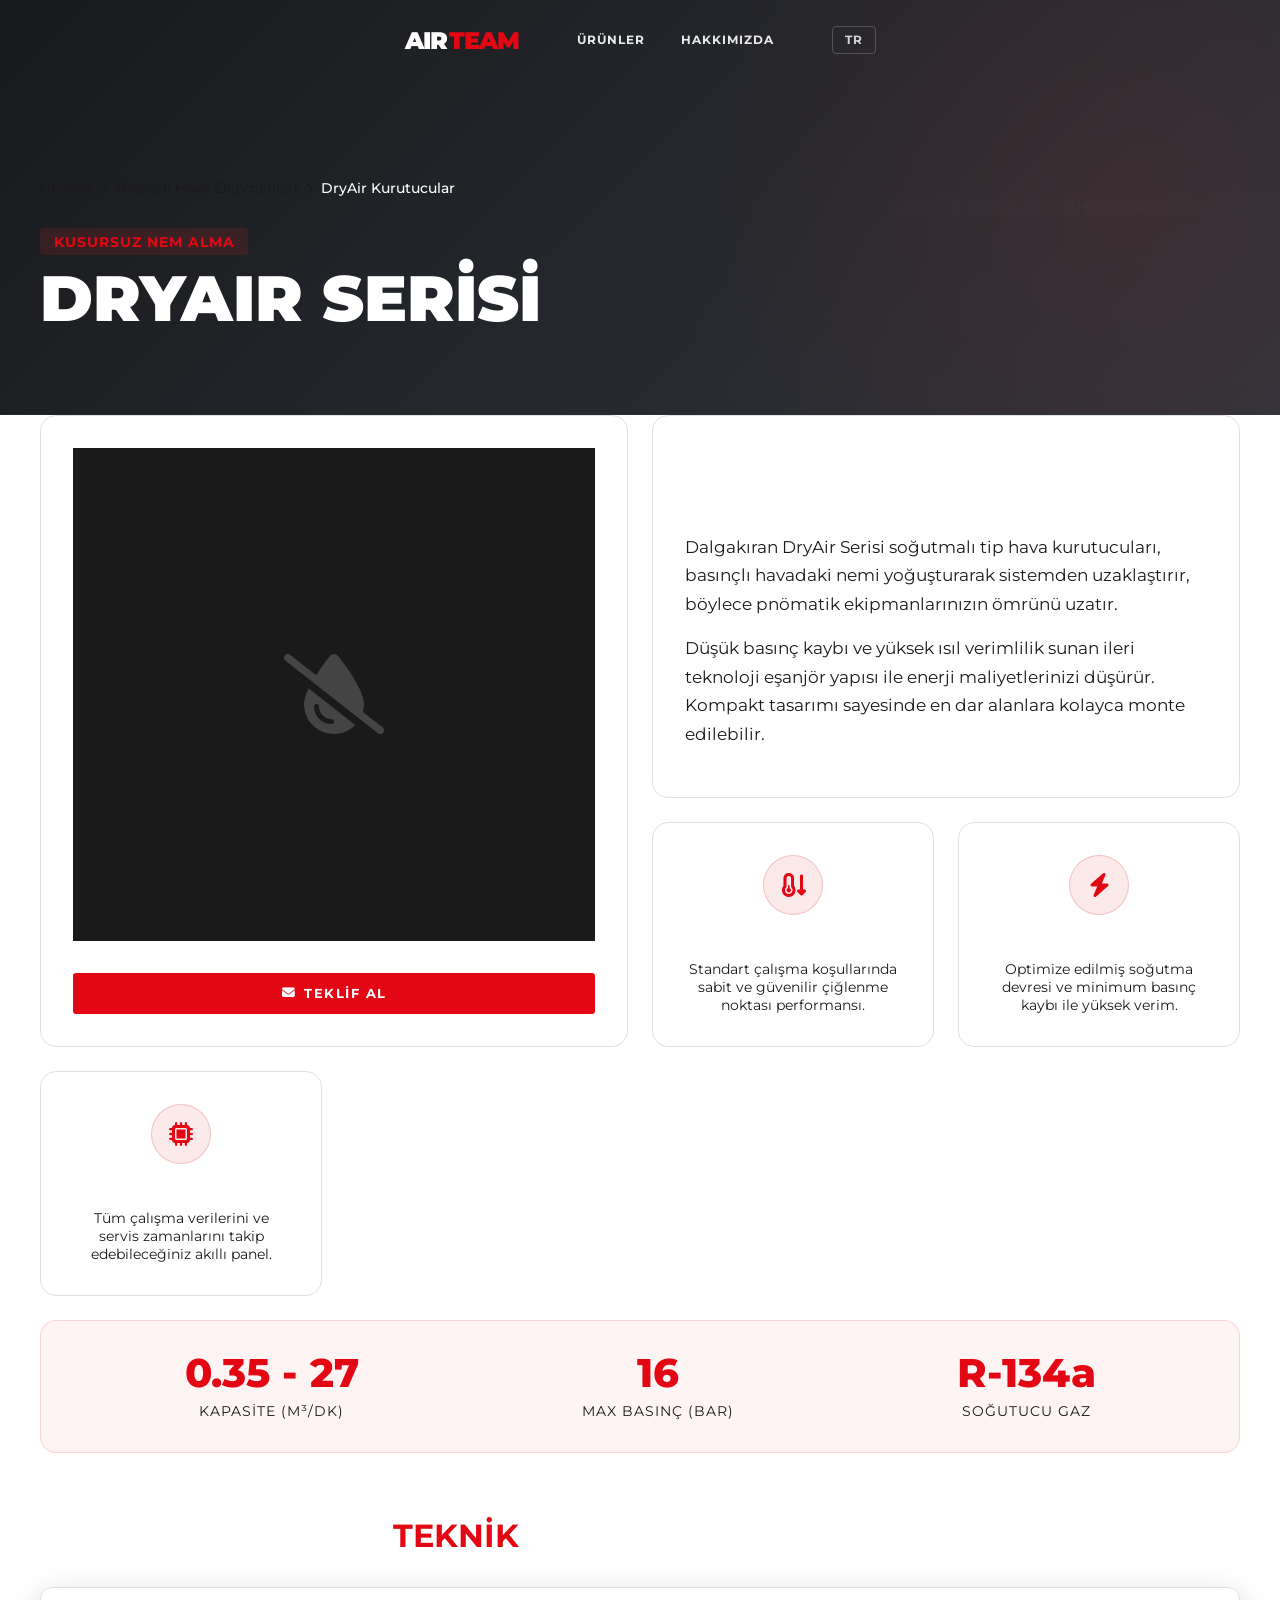
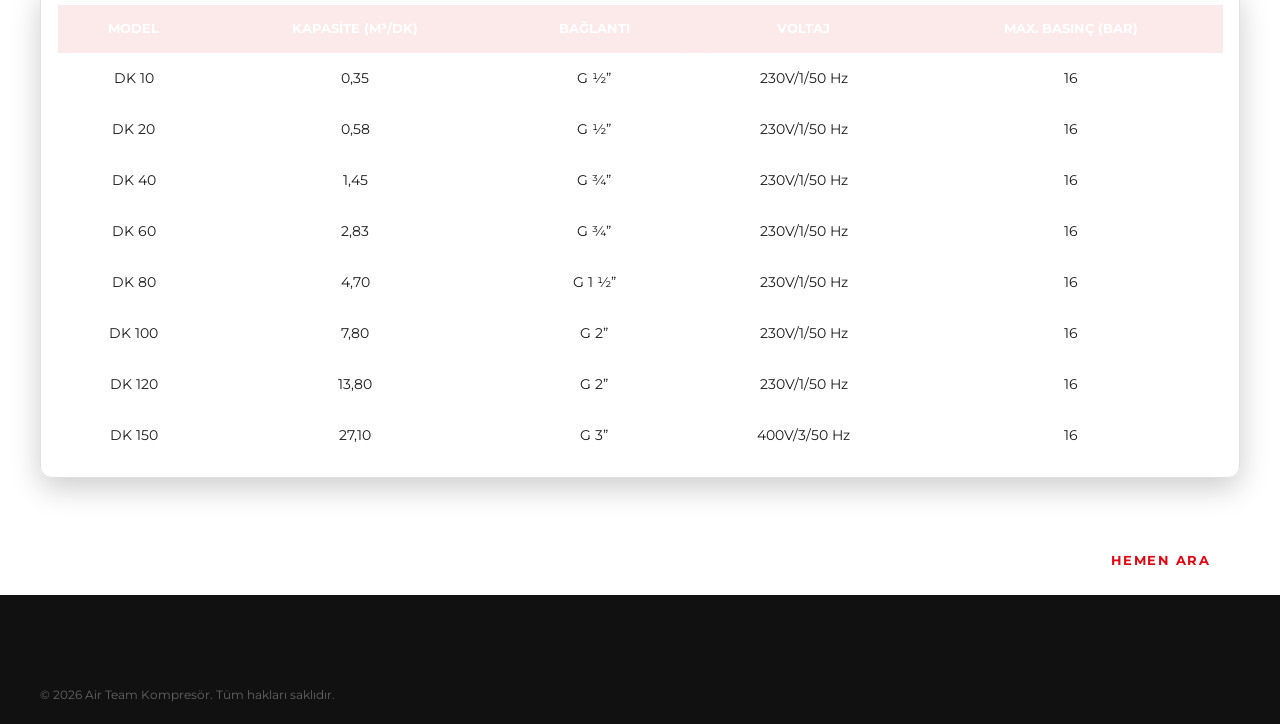
<file: urun-detay-dryair.html>
<!DOCTYPE html>
<html lang="tr">

<head>
  <meta charset="UTF-8">
  <meta name="viewport" content="width=device-width, initial-scale=1.0">
  <meta name="description"
    content="DryAir Serisi Basınçlı Hava Kurutucuları - Air Team Kompresör Kocaeli & Gebze Yetkili Bayi.">
  <title>DryAir Serisi Kurutucular | Air Team</title>
  <link rel="stylesheet" href="style.css">
  <link rel="stylesheet" href="https://cdnjs.cloudflare.com/ajax/libs/font-awesome/6.5.0/css/all.min.css">
</head>

<body>

  <!-- MOBILE NAV -->
  <div class="mobile-nav-overlay" id="mobileOverlay"></div>
  <nav class="mobile-nav" id="mobileNav">
    <button class="mobile-nav-close" id="mobileNavClose" aria-label="Menüyü kapat"><i class="fa-solid fa-xmark"></i></button>
    <ul class="mobile-nav-list">
      <li><a href="urunler.html">Ürünler</a></li>
      <li><a href="hakkimizda.html">Hakkımızda</a></li>
    </ul>
  </nav>

  <!-- HEADER -->
  <header class="site-header site-header-dark" id="siteHeader">
    <div class="container">
      <div class="header-inner">
        <a href="index.html" class="logo">
          <div class="logo-text">AIR<span>TEAM</span></div>
        </a>
        <nav class="main-nav">
          <ul>
            <li><a href="urunler.html" data-i18n="nav-products">Ürünler</a></li>
            <li><a href="hakkimizda.html" data-i18n="nav-about">Hakkımızda</a></li>
          </ul>
        </nav>
        <div class="header-actions">
          <div class="lang-select"><span>TR</span></div>
        </div>
        <button class="hamburger" id="hamburger"><span></span><span></span><span></span></button>
      </div>
    </div>
  </header>

  <main class="product-detail-page">
    <!-- HERO -->
    <section class="detail-hero">
      <div class="container">
        <ul class="breadcrumb reveal">
          <li><a href="urunler.html">Ürünler</a></li>
          <li><i class="fa-solid fa-chevron-right"></i></li>
          <li><a href="urunler.html?filter=basinc">Basınçlı Hava Ekipmanları</a></li>
          <li><i class="fa-solid fa-chevron-right"></i></li>
          <li class="active">DryAir Kurutucular</li>
        </ul>
        <div class="hero-titles reveal">
          <p class="super-tag">KUSURSUZ NEM ALMA</p>
          <h1>DRYAIR SERİSİ</h1>
        </div>
      </div>
      <div class="hero-product-image">
        <div style="width:100%; height:100%; display:flex; align-items:center; justify-content:center; background: rgba(255,255,255,0.05); color: #666;">
            DRYAIR IMAGE PLACEHOLDER
        </div>
      </div>
      <div class="hero-bg-gradient"></div>
    </section>

    <!-- BENTO GRID -->
    <section class="container pb-5">
      <div class="bento-grid">
        <div class="bento-item bento-image-box reveal">
           <div class="bento-img-wrapper" style="background:#1a1a1a; display:flex; align-items:center; justify-content:center; color:#444;">
              <i class="fa-solid fa-droplet-slash fa-5x"></i>
           </div>
           <div class="bento-cta">
              <a href="mailto:info@airteam.com.tr" class="btn btn-primary"><i class="fa-solid fa-envelope"></i> Teklif Al</a>
           </div>
        </div>

        <div class="bento-item bento-desc-box reveal">
          <h2>Kuru ve Kaliteli Hava İçin Profesyonel Çözüm</h2>
          <p>Dalgakıran DryAir Serisi soğutmalı tip hava kurutucuları, basınçlı havadaki nemi yoğuşturarak sistemden uzaklaştırır, böylece pnömatik ekipmanlarınızın ömrünü uzatır.</p>
          <p>Düşük basınç kaybı ve yüksek ısıl verimlilik sunan ileri teknoloji eşanjör yapısı ile enerji maliyetlerinizi düşürür. Kompakt tasarımı sayesinde en dar alanlara kolayca monte edilebilir.</p>
        </div>

        <div class="bento-item bento-feature reveal">
          <div class="feature-icon"><i class="fa-solid fa-temperature-arrow-down"></i></div>
          <h4>+3°C Çiy Noktası</h4>
          <p>Standart çalışma koşullarında sabit ve güvenilir çiğlenme noktası performansı.</p>
        </div>

        <div class="feature-icon" style="display:none;"><i class="fa-solid fa-bolt"></i></div>
        <div class="bento-item bento-feature reveal">
          <div class="feature-icon"><i class="fa-solid fa-bolt"></i></div>
          <h4>Enerji Tasarrufu</h4>
          <p>Optimize edilmiş soğutma devresi ve minimum basınç kaybı ile yüksek verim.</p>
        </div>

        <div class="bento-item bento-feature reveal">
          <div class="feature-icon"><i class="fa-solid fa-microchip"></i></div>
          <h4>Dijital Kontrol</h4>
          <p>Tüm çalışma verilerini ve servis zamanlarını takip edebileceğiniz akıllı panel.</p>
        </div>

        <div class="bento-item bento-specs reveal">
          <div class="spec-highlight"><h3>0.35 - 27</h3><span>Kapasite (m³/dk)</span></div>
          <div class="spec-highlight"><h3>16</h3><span>Max Basınç (Bar)</span></div>
          <div class="spec-highlight"><h3>R-134a</h3><span>Soğutucu Gaz</span></div>
        </div>
      </div>

      <!-- TECHNICAL SPECS -->
      <div class="tech-specs-section reveal">
        <h2 class="tech-specs-title"><strong>TEKNİK</strong> BİLGİLER (DK SERİSİ)</h2>
        <div class="table-responsive-wrapper">
          <table class="tech-table">
            <thead>
              <tr class="custheader">
                <td>Model</td>
                <td>Kapasite (m³/dk)</td>
                <td>Bağlantı</td>
                <td>Voltaj</td>
                <td>Max. Basınç (bar)</td>
              </tr>
            </thead>
            <tbody>
              <tr><td class="model-name">DK 10</td><td>0,35</td><td>G ½”</td><td>230V/1/50 Hz</td><td>16</td></tr>
              <tr><td class="model-name">DK 20</td><td>0,58</td><td>G ½”</td><td>230V/1/50 Hz</td><td>16</td></tr>
              <tr><td class="model-name">DK 40</td><td>1,45</td><td>G ¾”</td><td>230V/1/50 Hz</td><td>16</td></tr>
              <tr><td class="model-name">DK 60</td><td>2,83</td><td>G ¾”</td><td>230V/1/50 Hz</td><td>16</td></tr>
              <tr><td class="model-name">DK 80</td><td>4,70</td><td>G 1 ½”</td><td>230V/1/50 Hz</td><td>16</td></tr>
              <tr><td class="model-name">DK 100</td><td>7,80</td><td>G 2”</td><td>230V/1/50 Hz</td><td>16</td></tr>
              <tr><td class="model-name">DK 120</td><td>13,80</td><td>G 2”</td><td>230V/1/50 Hz</td><td>16</td></tr>
              <tr><td class="model-name">DK 150</td><td>27,10</td><td>G 3”</td><td>400V/3/50 Hz</td><td>16</td></tr>
            </tbody>
          </table>
        </div>
      </div>
    </section>

    <!-- CTA -->
    <section class="cta-strip">
      <div class="container">
        <div class="cta-inner">
          <div class="cta-text reveal">
            <h2>Sisteminiz İçin En İyi Korumayı Sağlayın</h2>
            <p>Nemsiz ve kaliteli hava üretimi için uzman mühendis ekibimizle görüşün.</p>
          </div>
          <div class="reveal">
            <a href="tel:02625032526" class="btn" style="background:#fff; color:var(--primary); font-weight:700;">Hemen Ara</a>
          </div>
        </div>
      </div>
    </section>
  </main>

  <footer class="site-footer">
    <div class="container">
      <div class="footer-bottom">
        <p>&copy; 2026 Air Team Kompresör. Tüm hakları saklıdır.</p>
      </div>
    </div>
  </footer>

  <script src="script.js"></script>
</body>
</html>
</file>
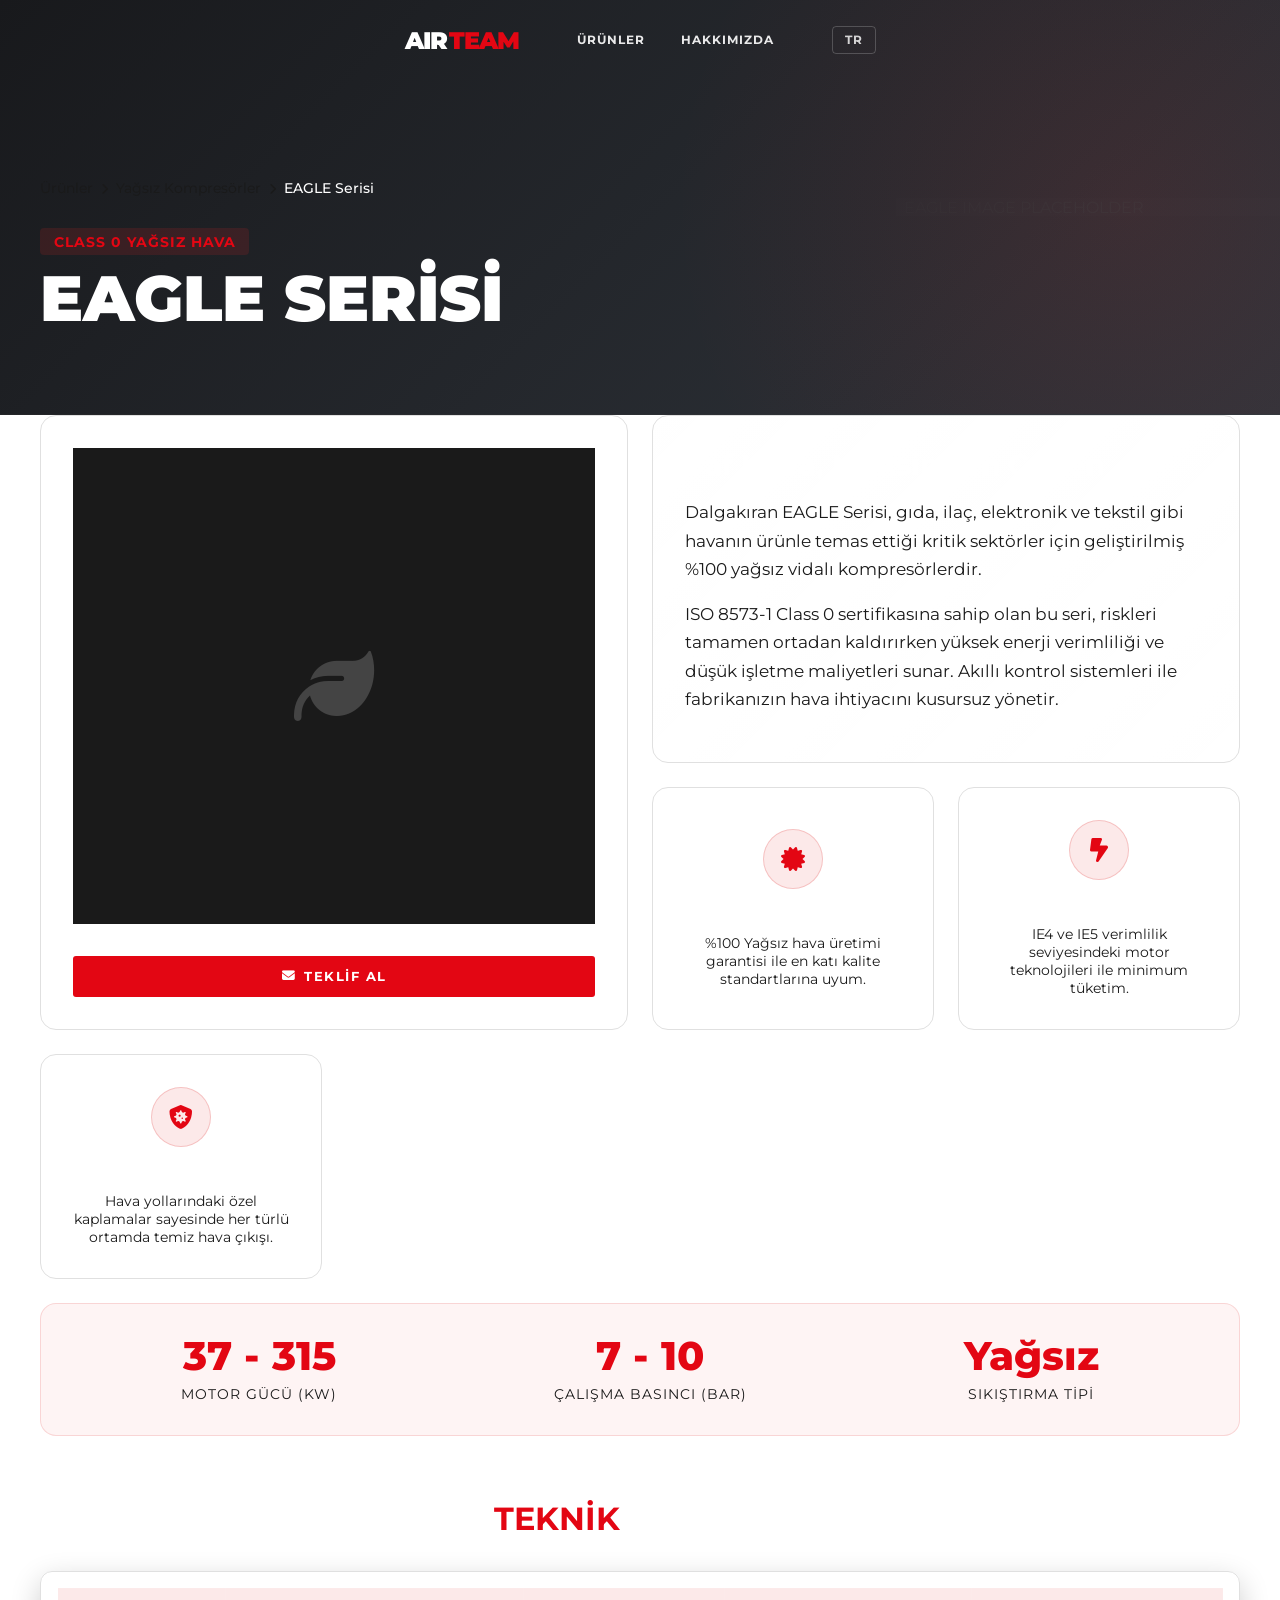
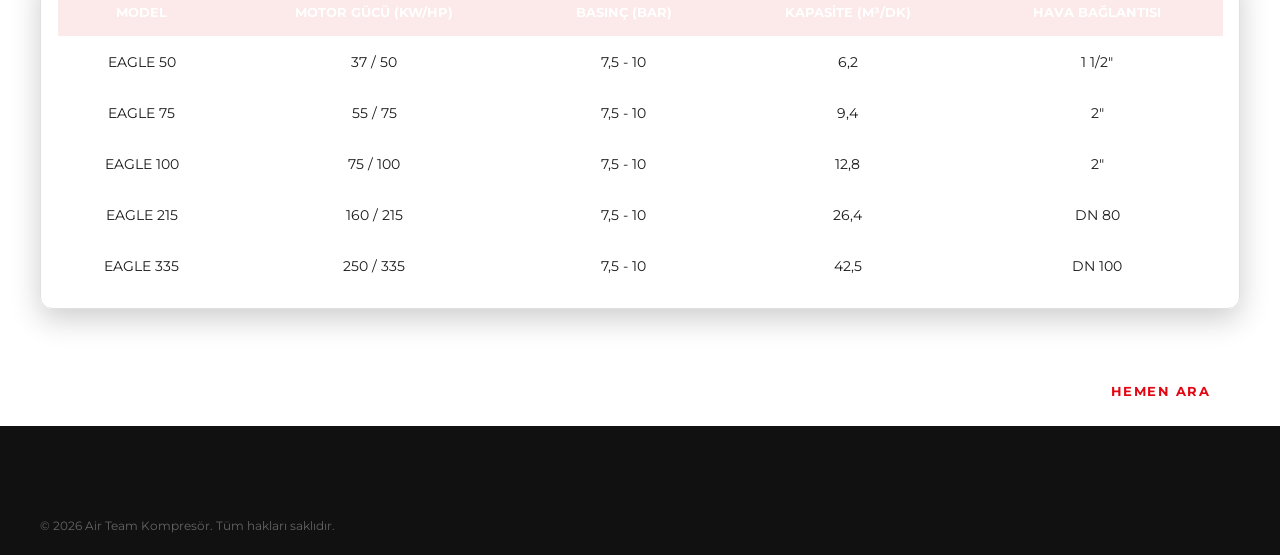
<file: urun-detay-eagle.html>
<!DOCTYPE html>
<html lang="tr">

<head>
  <meta charset="UTF-8">
  <meta name="viewport" content="width=device-width, initial-scale=1.0">
  <meta name="description"
    content="EAGLE Serisi Yağsız Vidalı Kompresör - Air Team Kompresör Kocaeli & Gebze Yetkili Bayi.">
  <title>EAGLE Serisi Yağsız | Air Team</title>
  <link rel="stylesheet" href="style.css">
  <link rel="stylesheet" href="https://cdnjs.cloudflare.com/ajax/libs/font-awesome/6.5.0/css/all.min.css">
</head>

<body>

  <!-- MOBILE NAV -->
  <div class="mobile-nav-overlay" id="mobileOverlay"></div>
  <nav class="mobile-nav" id="mobileNav">
    <button class="mobile-nav-close" id="mobileNavClose" aria-label="Menüyü kapat"><i class="fa-solid fa-xmark"></i></button>
    <ul class="mobile-nav-list">
      <li><a href="urunler.html">Ürünler</a></li>
      <li><a href="hakkimizda.html">Hakkımızda</a></li>
    </ul>
  </nav>

  <!-- HEADER -->
  <header class="site-header site-header-dark" id="siteHeader">
    <div class="container">
      <div class="header-inner">
        <a href="index.html" class="logo">
          <div class="logo-text">AIR<span>TEAM</span></div>
        </a>
        <nav class="main-nav">
          <ul>
            <li><a href="urunler.html">Ürünler</a></li>
            <li><a href="hakkimizda.html">Hakkımızda</a></li>
          </ul>
        </nav>
        <div class="header-actions">
          <div class="lang-select">TR</div>
        </div>
        <button class="hamburger" id="hamburger"><span></span><span></span><span></span></button>
      </div>
    </div>
  </header>

  <main class="product-detail-page">
    <!-- HERO -->
    <section class="detail-hero">
      <div class="container">
        <ul class="breadcrumb reveal">
          <li><a href="urunler.html">Ürünler</a></li>
          <li><i class="fa-solid fa-chevron-right"></i></li>
          <li><a href="urunler.html?filter=kompresorler">Yağsız Kompresörler</a></li>
          <li><i class="fa-solid fa-chevron-right"></i></li>
          <li class="active">EAGLE Serisi</li>
        </ul>
        <div class="hero-titles reveal">
          <p class="super-tag">CLASS 0 YAĞSIZ HAVA</p>
          <h1>EAGLE SERİSİ</h1>
        </div>
      </div>
      <div class="hero-product-image">
        <div style="width:100%; height:100%; display:flex; align-items:center; justify-content:center; background: rgba(255,255,255,0.05); color: #666;">
            EAGLE IMAGE PLACEHOLDER
        </div>
      </div>
      <div class="hero-bg-gradient"></div>
    </section>

    <!-- BENTO GRID -->
    <section class="container pb-5">
      <div class="bento-grid">
        <div class="bento-item bento-image-box reveal">
           <div class="bento-img-wrapper" style="background:#1a1a1a; display:flex; align-items:center; justify-content:center; color:#444;">
              <i class="fa-solid fa-leaf fa-5x"></i>
           </div>
           <div class="bento-cta">
              <a href="mailto:info@airteam.com.tr" class="btn btn-primary"><i class="fa-solid fa-envelope"></i> Teklif Al</a>
           </div>
        </div>

        <div class="bento-item bento-desc-box reveal">
          <h2>Saf Hava, Maksimum Güven</h2>
          <p>Dalgakıran EAGLE Serisi, gıda, ilaç, elektronik ve tekstil gibi havanın ürünle temas ettiği kritik sektörler için geliştirilmiş %100 yağsız vidalı kompresörlerdir.</p>
          <p>ISO 8573-1 Class 0 sertifikasına sahip olan bu seri, riskleri tamamen ortadan kaldırırken yüksek enerji verimliliği ve düşük işletme maliyetleri sunar. Akıllı kontrol sistemleri ile fabrikanızın hava ihtiyacını kusursuz yönetir.</p>
        </div>

        <div class="bento-item bento-feature reveal">
          <div class="feature-icon"><i class="fa-solid fa-certificate"></i></div>
          <h4>Class 0 Sertifikası</h4>
          <p>%100 Yağsız hava üretimi garantisi ile en katı kalite standartlarına uyum.</p>
        </div>

        <div class="bento-item bento-feature reveal">
          <div class="feature-icon"><i class="fa-solid fa-bolt-lightning"></i></div>
          <h4>IPM Motor Verimi</h4>
          <p>IE4 ve IE5 verimlilik seviyesindeki motor teknolojileri ile minimum tüketim.</p>
        </div>

        <div class="bento-item bento-feature reveal">
          <div class="feature-icon"><i class="fa-solid fa-shield-virus"></i></div>
          <h4>Korozyon Direnci</h4>
          <p>Hava yollarındaki özel kaplamalar sayesinde her türlü ortamda temiz hava çıkışı.</p>
        </div>

        <div class="bento-item bento-specs reveal">
          <div class="spec-highlight"><h3>37 - 315</h3><span>Motor Gücü (kW)</span></div>
          <div class="spec-highlight"><h3>7 - 10</h3><span>Çalışma Basıncı (Bar)</span></div>
          <div class="spec-highlight"><h3>Yağsız</h3><span>Sıkıştırma Tipi</span></div>
        </div>
      </div>

      <!-- TECHNICAL SPECS -->
      <div class="tech-specs-section reveal">
        <h2 class="tech-specs-title"><strong>TEKNİK</strong> BİLGİLER</h2>
        <div class="table-responsive-wrapper">
          <table class="tech-table">
            <thead>
              <tr class="custheader">
                <td>Model</td>
                <td>Motor Gücü (kW/HP)</td>
                <td>Basınç (bar)</td>
                <td>Kapasite (m³/dk)</td>
                <td>Hava Bağlantısı</td>
              </tr>
            </thead>
            <tbody>
              <tr><td class="model-name">EAGLE 50</td><td>37 / 50</td><td>7,5 - 10</td><td>6,2</td><td>1 1/2"</td></tr>
              <tr><td class="model-name">EAGLE 75</td><td>55 / 75</td><td>7,5 - 10</td><td>9,4</td><td>2"</td></tr>
              <tr><td class="model-name">EAGLE 100</td><td>75 / 100</td><td>7,5 - 10</td><td>12,8</td><td>2"</td></tr>
              <tr><td class="model-name">EAGLE 215</td><td>160 / 215</td><td>7,5 - 10</td><td>26,4</td><td>DN 80</td></tr>
              <tr><td class="model-name">EAGLE 335</td><td>250 / 335</td><td>7,5 - 10</td><td>42,5</td><td>DN 100</td></tr>
            </tbody>
          </table>
        </div>
      </div>
    </section>

    <!-- CTA -->
    <section class="cta-strip">
      <div class="container">
        <div class="cta-inner">
          <div class="cta-text reveal">
            <h2>Hassas Prosesleriniz İçin En Güvenli Hava</h2>
            <p>Yağsız hava sistemleri konusunda uzman mühendislerimizle fabrikanızı geleceğe hazırlayın.</p>
          </div>
          <div class="reveal">
            <a href="tel:02625032526" class="btn" style="background:#fff; color:var(--primary); font-weight:700;">Hemen Ara</a>
          </div>
        </div>
      </div>
    </section>
  </main>

  <footer class="site-footer">
    <div class="container">
      <div class="footer-bottom">
        <p>&copy; 2026 Air Team Kompresör. Tüm hakları saklıdır.</p>
      </div>
    </div>
  </footer>

  <script src="script.js"></script>
</body>
</html>
</file>
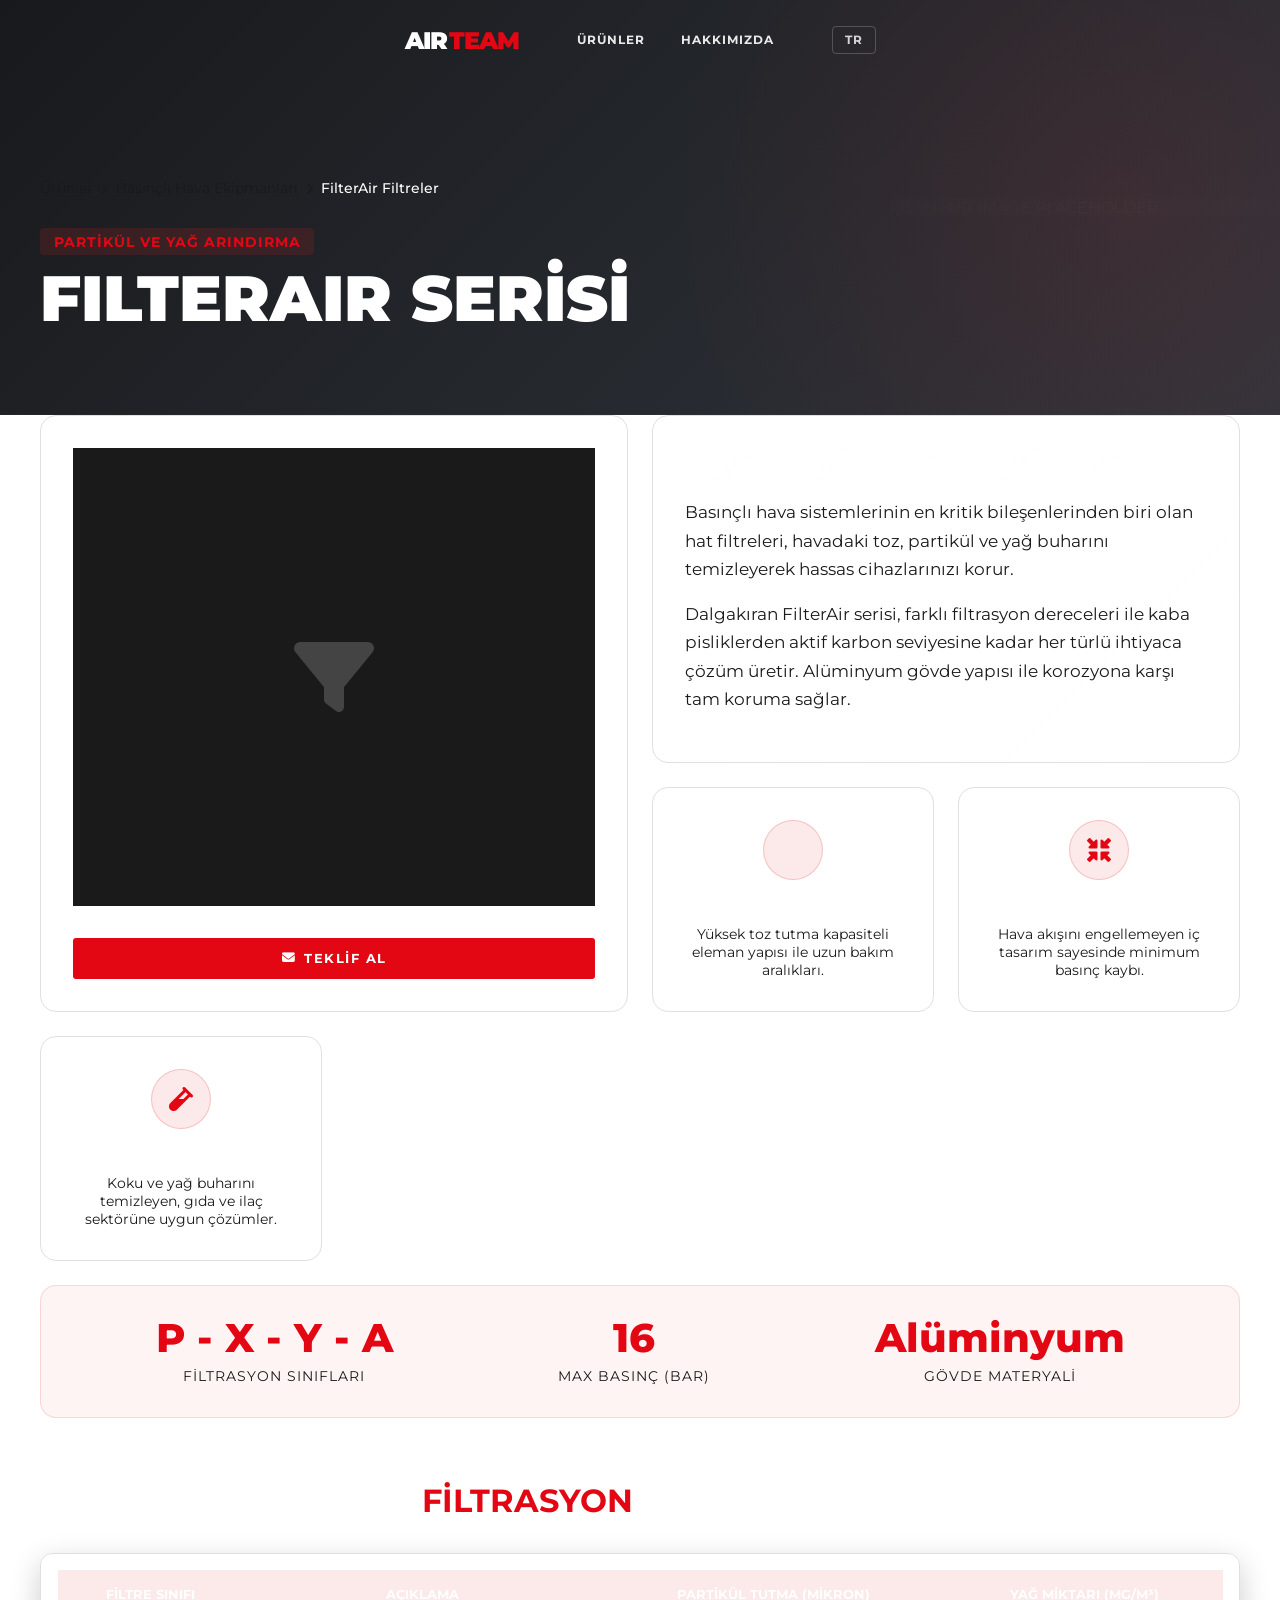
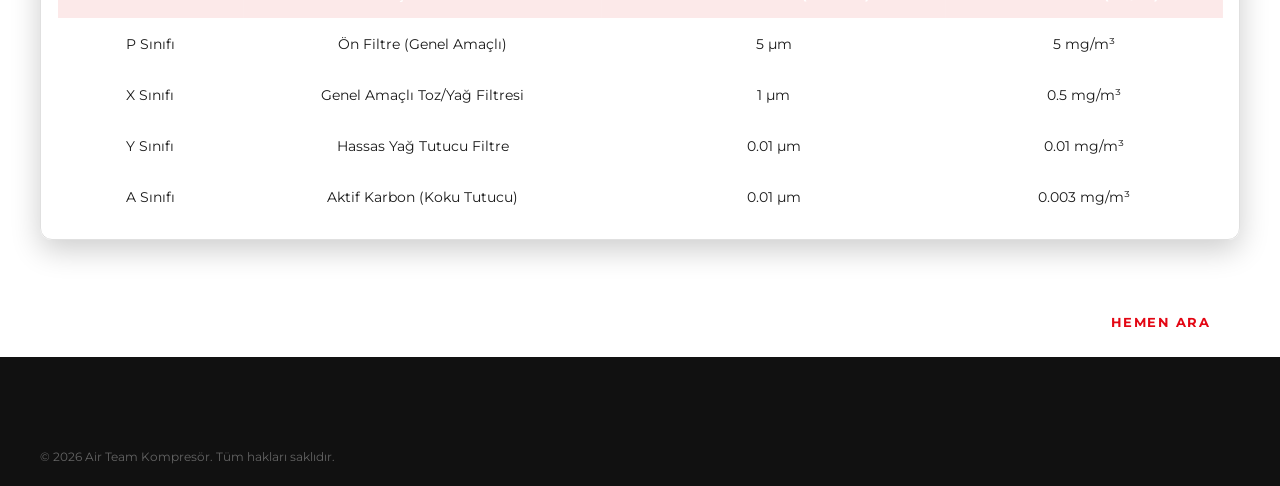
<file: urun-detay-filterair.html>
<!DOCTYPE html>
<html lang="tr">

<head>
  <meta charset="UTF-8">
  <meta name="viewport" content="width=device-width, initial-scale=1.0">
  <meta name="description"
    content="FilterAir Serisi Basınçlı Hava Hat Filtreleri - Air Team Kompresör Kocaeli & Gebze Yetkili Bayi.">
  <title>FilterAir Serisi Filtreler | Air Team</title>
  <link rel="stylesheet" href="style.css">
  <link rel="stylesheet" href="https://cdnjs.cloudflare.com/ajax/libs/font-awesome/6.5.0/css/all.min.css">
</head>

<body>

  <!-- MOBILE NAV -->
  <div class="mobile-nav-overlay" id="mobileOverlay"></div>
  <nav class="mobile-nav" id="mobileNav">
    <button class="mobile-nav-close" id="mobileNavClose" aria-label="Menüyü kapat"><i class="fa-solid fa-xmark"></i></button>
    <ul class="mobile-nav-list">
      <li><a href="urunler.html" data-i18n="nav-products">Ürünler</a></li>
      <li><a href="hakkimizda.html" data-i18n="nav-about">Hakkımızda</a></li>
    </ul>
  </nav>

  <!-- HEADER -->
  <header class="site-header site-header-dark" id="siteHeader">
    <div class="container">
      <div class="header-inner">
        <a href="index.html" class="logo">
          <div class="logo-text">AIR<span>TEAM</span></div>
        </a>
        <nav class="main-nav">
          <ul>
            <li><a href="urunler.html" data-i18n="nav-products">Ürünler</a></li>
            <li><a href="hakkimizda.html" data-i18n="nav-about">Hakkımızda</a></li>
          </ul>
        </nav>
        <div class="header-actions">
          <div class="lang-select"><span>TR</span></div>
        </div>
        <button class="hamburger" id="hamburger"><span></span><span></span><span></span></button>
      </div>
    </div>
  </header>

  <main class="product-detail-page">
    <!-- HERO -->
    <section class="detail-hero">
      <div class="container">
        <ul class="breadcrumb reveal">
          <li><a href="urunler.html">Ürünler</a></li>
          <li><i class="fa-solid fa-chevron-right"></i></li>
          <li><a href="urunler.html?filter=basinc">Basınçlı Hava Ekipmanları</a></li>
          <li><i class="fa-solid fa-chevron-right"></i></li>
          <li class="active">FilterAir Filtreler</li>
        </ul>
        <div class="hero-titles reveal">
          <p class="super-tag">PARTİKÜL VE YAĞ ARINDIRMA</p>
          <h1>FILTERAIR SERİSİ</h1>
        </div>
      </div>
      <div class="hero-product-image">
        <div style="width:100%; height:100%; display:flex; align-items:center; justify-content:center; background: rgba(255,255,255,0.05); color: #666;">
            FILTERAIR IMAGE PLACEHOLDER
        </div>
      </div>
      <div class="hero-bg-gradient"></div>
    </section>

    <!-- BENTO GRID -->
    <section class="container pb-5">
      <div class="bento-grid">
        <div class="bento-item bento-image-box reveal">
           <div class="bento-img-wrapper" style="background:#1a1a1a; display:flex; align-items:center; justify-content:center; color:#444;">
              <i class="fa-solid fa-filter fa-5x"></i>
           </div>
           <div class="bento-cta">
              <a href="mailto:info@airteam.com.tr" class="btn btn-primary"><i class="fa-solid fa-envelope"></i> Teklif Al</a>
           </div>
        </div>

        <div class="bento-item bento-desc-box reveal">
          <h2>Havayı Saflaştıran İleri Teknoloji</h2>
          <p>Basınçlı hava sistemlerinin en kritik bileşenlerinden biri olan hat filtreleri, havadaki toz, partikül ve yağ buharını temizleyerek hassas cihazlarınızı korur.</p>
          <p>Dalgakıran FilterAir serisi, farklı filtrasyon dereceleri ile kaba pisliklerden aktif karbon seviyesine kadar her türlü ihtiyaca çözüm üretir. Alüminyum gövde yapısı ile korozyona karşı tam koruma sağlar.</p>
        </div>

        <div class="bento-item bento-feature reveal">
          <div class="feature-icon"><i class="fa-solid fa-shield-check"></i></div>
          <h4>Eleman Ömrü</h4>
          <p>Yüksek toz tutma kapasiteli eleman yapısı ile uzun bakım aralıkları.</p>
        </div>

        <div class="bento-item bento-feature reveal">
          <div class="feature-icon"><i class="fa-solid fa-compress-arrows-alt"></i></div>
          <h4>Düşük Direnç</h4>
          <p>Hava akışını engellemeyen iç tasarım sayesinde minimum basınç kaybı.</p>
        </div>

        <div class="bento-item bento-feature reveal">
          <div class="feature-icon"><i class="fa-solid fa-vial"></i></div>
          <h4>Aktif Karbon</h4>
          <p>Koku ve yağ buharını temizleyen, gıda ve ilaç sektörüne uygun çözümler.</p>
        </div>

        <div class="bento-item bento-specs reveal">
          <div class="spec-highlight"><h3>P - X - Y - A</h3><span>Filtrasyon Sınıfları</span></div>
          <div class="spec-highlight"><h3>16</h3><span>Max Basınç (Bar)</span></div>
          <div class="spec-highlight"><h3>Alüminyum</h3><span>Gövde Materyali</span></div>
        </div>
      </div>

      <!-- TECHNICAL SPECS -->
      <div class="tech-specs-section reveal">
        <h2 class="tech-specs-title"><strong>FİLTRASYON</strong> DERECELERİ</h2>
        <div class="table-responsive-wrapper">
          <table class="tech-table">
            <thead>
              <tr class="custheader">
                <td>Filtre Sınıfı</td>
                <td>Açıklama</td>
                <td>Partikül Tutma (Mikron)</td>
                <td>Yağ Miktarı (mg/m³)</td>
              </tr>
            </thead>
            <tbody>
              <tr><td class="model-name">P Sınıfı</td><td>Ön Filtre (Genel Amaçlı)</td><td>5 μm</td><td>5 mg/m³</td></tr>
              <tr><td class="model-name">X Sınıfı</td><td>Genel Amaçlı Toz/Yağ Filtresi</td><td>1 μm</td><td>0.5 mg/m³</td></tr>
              <tr><td class="model-name">Y Sınıfı</td><td>Hassas Yağ Tutucu Filtre</td><td>0.01 μm</td><td>0.01 mg/m³</td></tr>
              <tr><td class="model-name">A Sınıfı</td><td>Aktif Karbon (Koku Tutucu)</td><td>0.01 μm</td><td>0.003 mg/m³</td></tr>
            </tbody>
          </table>
        </div>
      </div>
    </section>

    <!-- CTA -->
    <section class="cta-strip">
      <div class="container">
        <div class="cta-inner">
          <div class="cta-text reveal">
            <h2>Hava Kalitenizi Standartların Üstüne Çıkarın</h2>
            <p>Uygulamanıza en uygun filtre kombinasyonunu beraber seçelim.</p>
          </div>
          <div class="reveal">
            <a href="tel:02625032526" class="btn" style="background:#fff; color:var(--primary); font-weight:700;">Hemen Ara</a>
          </div>
        </div>
      </div>
    </section>
  </main>

  <footer class="site-footer">
    <div class="container">
      <div class="footer-bottom">
        <p>&copy; 2026 Air Team Kompresör. Tüm hakları saklıdır.</p>
      </div>
    </div>
  </footer>

  <script src="script.js"></script>
</body>
</html>
</file>
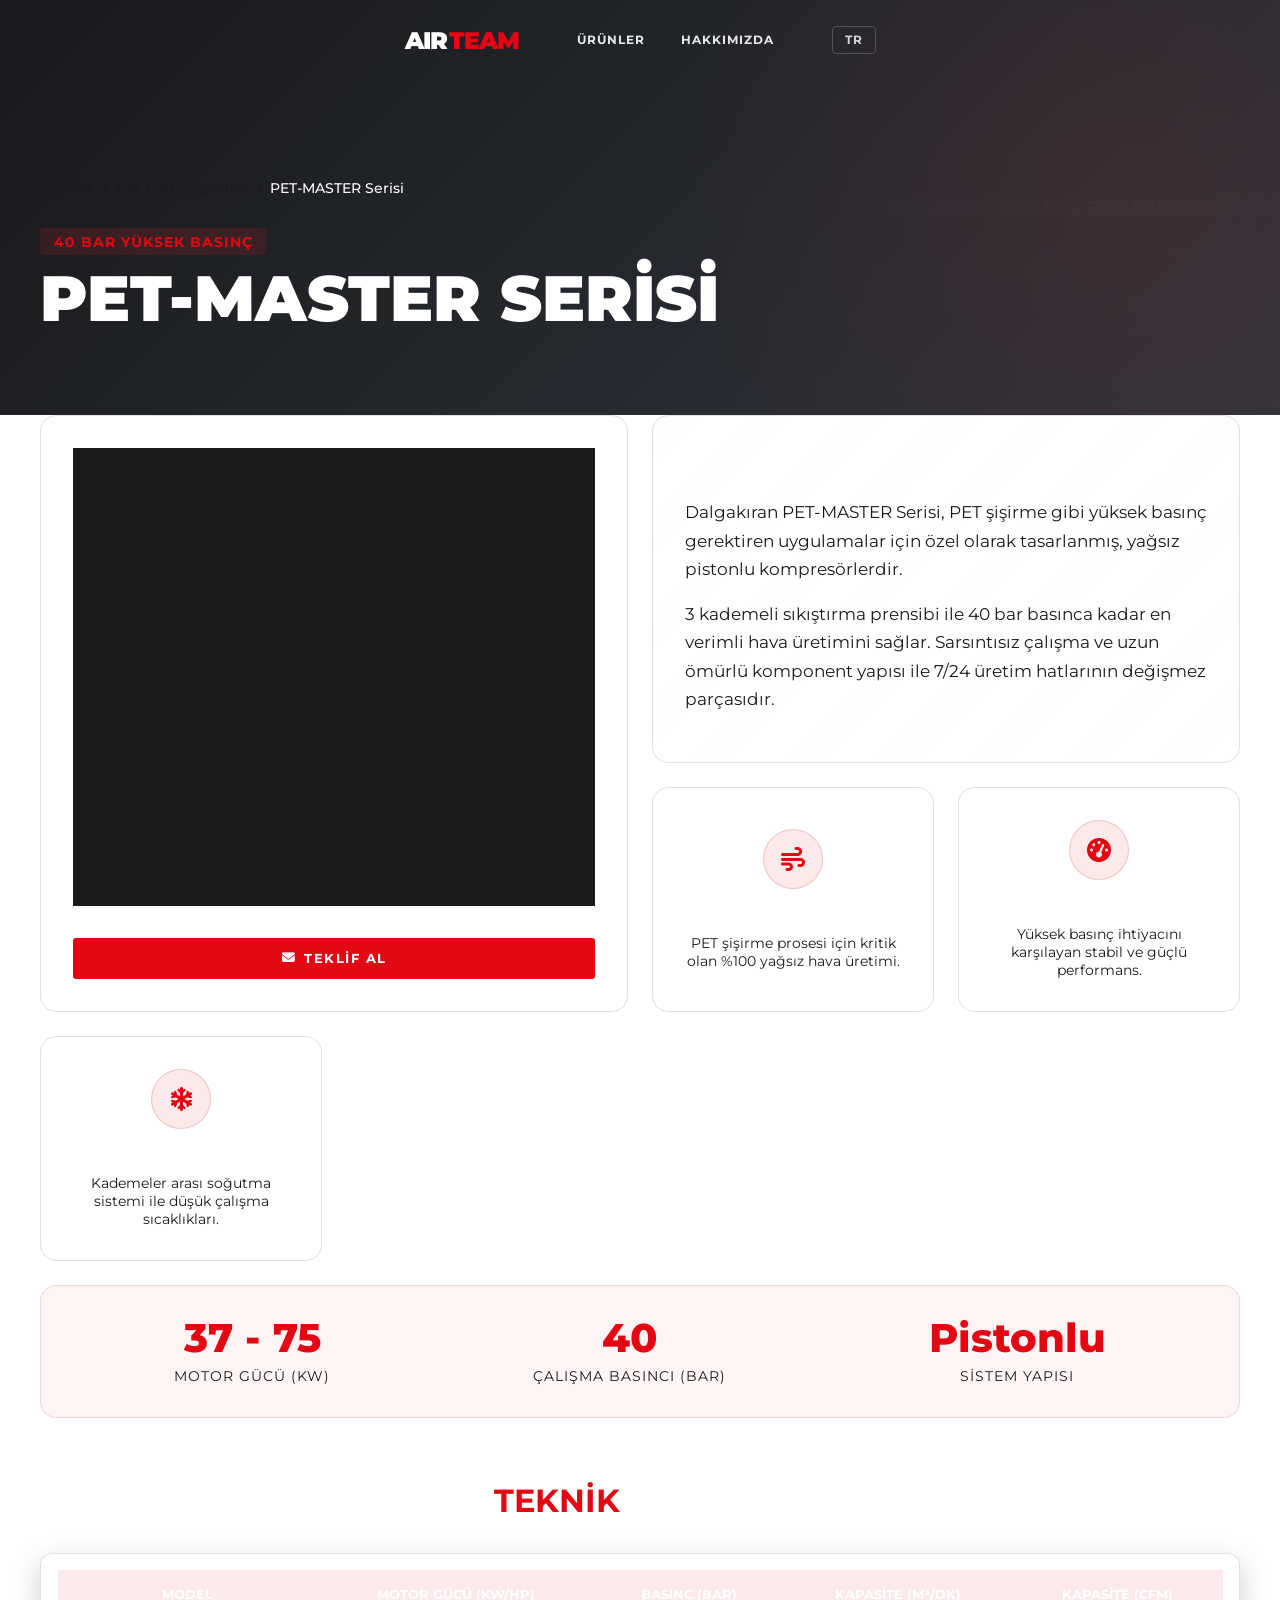
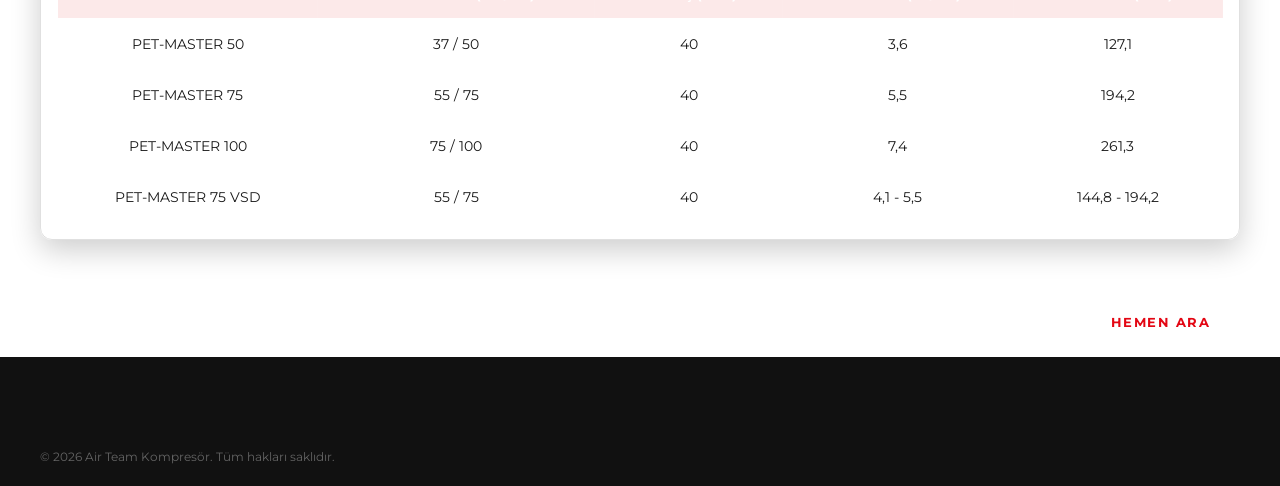
<file: urun-detay-petmaster.html>
<!DOCTYPE html>
<html lang="tr">

<head>
  <meta charset="UTF-8">
  <meta name="viewport" content="width=device-width, initial-scale=1.0">
  <meta name="description"
    content="PET-MASTER Serisi 40 Bar Yüksek Basınçlı Gaz Kompresörü - Air Team Kompresör Kocaeli & Gebze Yetkili Bayi.">
  <title>PET-MASTER Serisi | Air Team</title>
  <link rel="stylesheet" href="style.css">
  <link rel="stylesheet" href="https://cdnjs.cloudflare.com/ajax/libs/font-awesome/6.5.0/css/all.min.css">
</head>

<body>

  <!-- MOBILE NAV -->
  <div class="mobile-nav-overlay" id="mobileOverlay"></div>
  <nav class="mobile-nav" id="mobileNav">
    <button class="mobile-nav-close" id="mobileNavClose" aria-label="Menüyü kapat"><i class="fa-solid fa-xmark"></i></button>
    <ul class="mobile-nav-list">
      <li><a href="urunler.html" data-i18n="nav-products">Ürünler</a></li>
      <li><a href="hakkimizda.html" data-i18n="nav-about">Hakkımızda</a></li>
    </ul>
  </nav>

  <!-- HEADER -->
  <header class="site-header site-header-dark" id="siteHeader">
    <div class="container">
      <div class="header-inner">
        <a href="index.html" class="logo">
          <div class="logo-text">AIR<span>TEAM</span></div>
        </a>
        <nav class="main-nav">
          <ul>
            <li><a href="urunler.html" data-i18n="nav-products">Ürünler</a></li>
            <li><a href="hakkimizda.html" data-i18n="nav-about">Hakkımızda</a></li>
          </ul>
        </nav>
        <div class="header-actions">
          <div class="lang-select"><span>TR</span></div>
        </div>
        <button class="hamburger" id="hamburger"><span></span><span></span><span></span></button>
      </div>
    </div>
  </header>

  <main class="product-detail-page">
    <!-- HERO -->
    <section class="detail-hero">
      <div class="container">
        <ul class="breadcrumb reveal">
          <li><a href="urunler.html" data-i18n="nav-products">Ürünler</a></li>
          <li><i class="fa-solid fa-chevron-right"></i></li>
          <li><a href="urunler.html?filter=gaz" data-i18n="nav-gaz">Gaz Kompresörleri</a></li>
          <li><i class="fa-solid fa-chevron-right"></i></li>
          <li class="active">PET-MASTER Serisi</li>
        </ul>
        <div class="hero-titles reveal">
          <p class="super-tag">40 BAR YÜKSEK BASINÇ</p>
          <h1>PET-MASTER SERİSİ</h1>
        </div>
      </div>
      <div class="hero-product-image">
         <!-- Placeholder image -->
        <div style="width:100%; height:100%; display:flex; align-items:center; justify-content:center; background: rgba(255,255,255,0.05); color: #666;">
            PET-MASTER IMAGE PLACEHOLDER
        </div>
      </div>
      <div class="hero-bg-gradient"></div>
    </section>

    <!-- BENTO GRID -->
    <section class="container pb-5">
      <div class="bento-grid">
        <div class="bento-item bento-image-box reveal">
           <div class="bento-img-wrapper" style="background:#1a1a1a; display:flex; align-items:center; justify-content:center; color:#444;">
              <i class="fa-solid fa-industrial fa-5x"></i>
           </div>
           <div class="bento-cta">
              <a href="mailto:info@airteam.com.tr" class="btn btn-primary"><i class="fa-solid fa-envelope"></i> <span data-i18n="btn-quote">Teklif Al</span></a>
           </div>
        </div>

        <div class="bento-item bento-desc-box reveal">
          <h2>PET Şişeleme İçin Endüstriyel Güç</h2>
          <p>Dalgakıran PET-MASTER Serisi, PET şişirme gibi yüksek basınç gerektiren uygulamalar için özel olarak tasarlanmış, yağsız pistonlu kompresörlerdir.</p>
          <p>3 kademeli sıkıştırma prensibi ile 40 bar basınca kadar en verimli hava üretimini sağlar. Sarsıntısız çalışma ve uzun ömürlü komponent yapısı ile 7/24 üretim hatlarının değişmez parçasıdır.</p>
        </div>

        <div class="bento-item bento-feature reveal">
          <div class="feature-icon"><i class="fa-solid fa-wind"></i></div>
          <h4>Yağsız Hava</h4>
          <p>PET şişirme prosesi için kritik olan %100 yağsız hava üretimi.</p>
        </div>

        <div class="bento-item bento-feature reveal">
          <div class="feature-icon"><i class="fa-solid fa-gauge-high"></i></div>
          <h4>40 Bar Basınç</h4>
          <p>Yüksek basınç ihtiyacını karşılayan stabil ve güçlü performans.</p>
        </div>

        <div class="bento-item bento-feature reveal">
          <div class="feature-icon"><i class="fa-solid fa-snowflake"></i></div>
          <h4>Etkin Soğutma</h4>
          <p>Kademeler arası soğutma sistemi ile düşük çalışma sıcaklıkları.</p>
        </div>

        <div class="bento-item bento-specs reveal">
          <div class="spec-highlight"><h3>37 - 75</h3><span>Motor Gücü (kW)</span></div>
          <div class="spec-highlight"><h3>40</h3><span>Çalışma Basıncı (Bar)</span></div>
          <div class="spec-highlight"><h3>Pistonlu</h3><span>Sistem Yapısı</span></div>
        </div>
      </div>

      <!-- TECHNICAL SPECS -->
      <div class="tech-specs-section reveal">
        <h2 class="tech-specs-title"><strong>TEKNİK</strong> BİLGİLER</h2>
        <div class="table-responsive-wrapper">
          <table class="tech-table">
            <thead>
              <tr class="custheader">
                <td>Model</td>
                <td>Motor Gücü (kW/HP)</td>
                <td>Basınç (bar)</td>
                <td>Kapasite (m³/dk)</td>
                <td>Kapasite (cfm)</td>
              </tr>
            </thead>
            <tbody>
              <tr><td class="model-name">PET-MASTER 50</td><td>37 / 50</td><td>40</td><td>3,6</td><td>127,1</td></tr>
              <tr><td class="model-name">PET-MASTER 75</td><td>55 / 75</td><td>40</td><td>5,5</td><td>194,2</td></tr>
              <tr><td class="model-name">PET-MASTER 100</td><td>75 / 100</td><td>40</td><td>7,4</td><td>261,3</td></tr>
              <tr><td class="model-name">PET-MASTER 75 VSD</td><td>55 / 75</td><td>40</td><td>4,1 - 5,5</td><td>144,8 - 194,2</td></tr>
            </tbody>
          </table>
        </div>
      </div>
    </section>

    <!-- CTA -->
    <section class="cta-strip">
      <div class="container">
        <div class="cta-inner">
          <div class="cta-text reveal">
            <h2 data-i18n="prod-cta-title">Hangi Kompresör Size Uygun?</h2>
            <p data-i18n="prod-cta-desc">Teknik ekibimiz doğru ürünü seçmenize yardımcı olsun.</p>
          </div>
          <div class="reveal">
            <a href="tel:02625032526" class="btn" style="background:#fff; color:var(--primary); font-weight:700;" data-i18n="contact-call">Hemen Ara</a>
          </div>
        </div>
      </div>
    </section>
  </main>

  <footer class="site-footer">
    <div class="container">
      <div class="footer-bottom">
        <p data-i18n="footer-rights">&copy; 2026 Air Team Kompresör. Tüm hakları saklıdır.</p>
      </div>
    </div>
  </footer>

  <script src="script.js"></script>
</body>
</html>
</file>
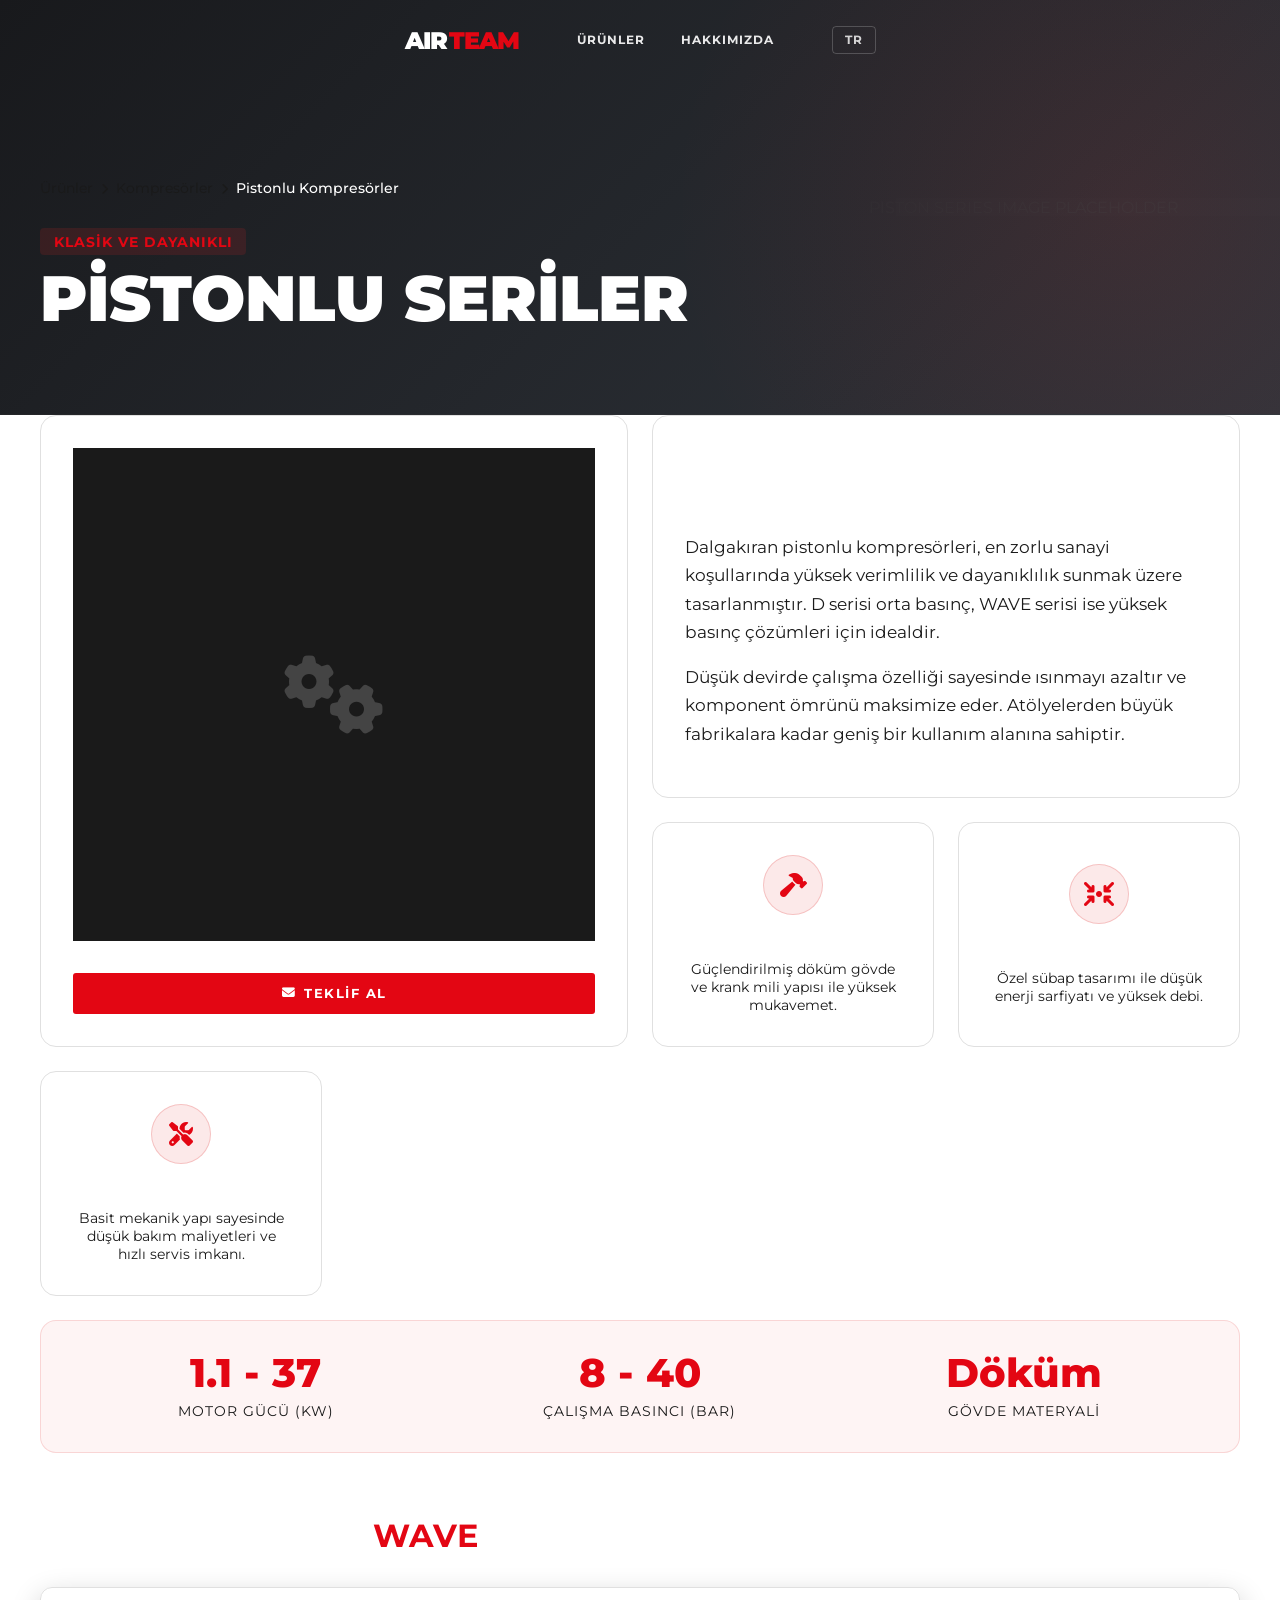
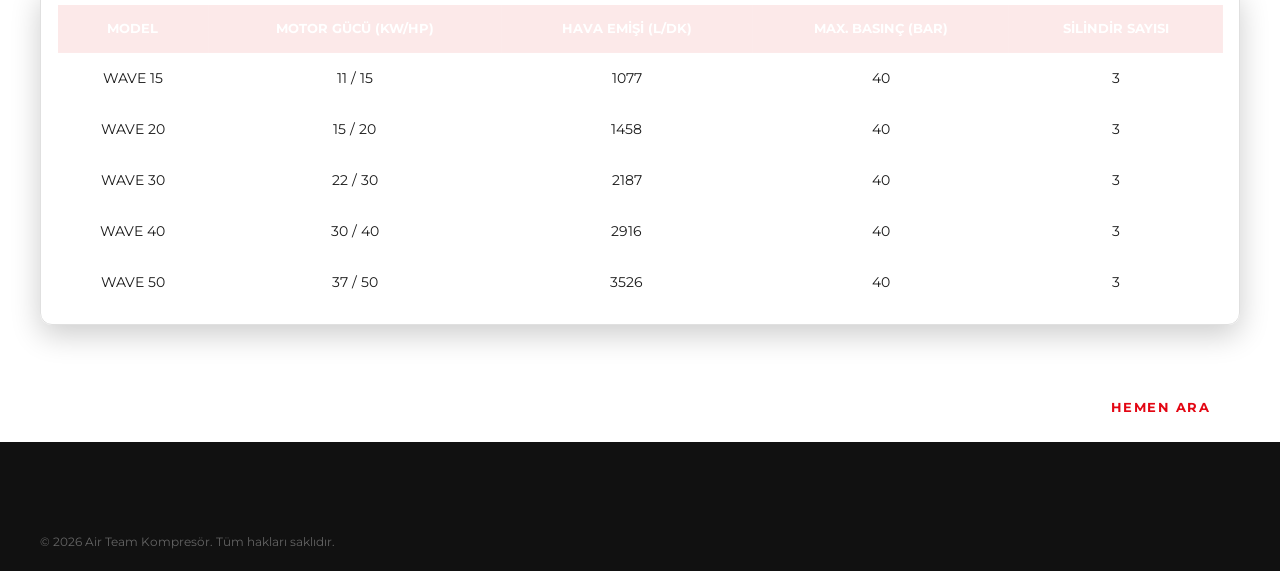
<file: urun-detay-piston.html>
<!DOCTYPE html>
<html lang="tr">

<head>
  <meta charset="UTF-8">
  <meta name="viewport" content="width=device-width, initial-scale=1.0">
  <meta name="description"
    content="D ve WAVE Serisi Endüstriyel Pistonlu Kompresörler - Air Team Kompresör Kocaeli & Gebze Yetkili Bayi.">
  <title>Pistonlu Kompresörler | Air Team</title>
  <link rel="stylesheet" href="style.css">
  <link rel="stylesheet" href="https://cdnjs.cloudflare.com/ajax/libs/font-awesome/6.5.0/css/all.min.css">
</head>

<body>

  <!-- MOBILE NAV -->
  <div class="mobile-nav-overlay" id="mobileOverlay"></div>
  <nav class="mobile-nav" id="mobileNav">
    <button class="mobile-nav-close" id="mobileNavClose" aria-label="Menüyü kapat"><i class="fa-solid fa-xmark"></i></button>
    <ul class="mobile-nav-list">
      <li><a href="urunler.html">Ürünler</a></li>
      <li><a href="hakkimizda.html">Hakkımızda</a></li>
    </ul>
  </nav>

  <!-- HEADER -->
  <header class="site-header site-header-dark" id="siteHeader">
    <div class="container">
      <div class="header-inner">
        <a href="index.html" class="logo">
          <div class="logo-text">AIR<span>TEAM</span></div>
        </a>
        <nav class="main-nav">
          <ul>
            <li><a href="urunler.html">Ürünler</a></li>
            <li><a href="hakkimizda.html">Hakkımızda</a></li>
          </ul>
        </nav>
        <div class="header-actions">
          <div class="lang-select">TR</div>
        </div>
        <button class="hamburger" id="hamburger"><span></span><span></span><span></span></button>
      </div>
    </div>
  </header>

  <main class="product-detail-page">
    <!-- HERO -->
    <section class="detail-hero">
      <div class="container">
        <ul class="breadcrumb reveal">
          <li><a href="urunler.html">Ürünler</a></li>
          <li><i class="fa-solid fa-chevron-right"></i></li>
          <li><a href="urunler.html?filter=kompresorler">Kompresörler</a></li>
          <li><i class="fa-solid fa-chevron-right"></i></li>
          <li class="active">Pistonlu Kompresörler</li>
        </ul>
        <div class="hero-titles reveal">
          <p class="super-tag">KLASİK VE DAYANIKLI</p>
          <h1>PİSTONLU SERİLER</h1>
        </div>
      </div>
      <div class="hero-product-image">
        <div style="width:100%; height:100%; display:flex; align-items:center; justify-content:center; background: rgba(255,255,255,0.05); color: #666;">
            PISTON SERIES IMAGE PLACEHOLDER
        </div>
      </div>
      <div class="hero-bg-gradient"></div>
    </section>

    <!-- BENTO GRID -->
    <section class="container pb-5">
      <div class="bento-grid">
        <div class="bento-item bento-image-box reveal">
           <div class="bento-img-wrapper" style="background:#1a1a1a; display:flex; align-items:center; justify-content:center; color:#444;">
              <i class="fa-solid fa-gears fa-5x"></i>
           </div>
           <div class="bento-cta">
              <a href="mailto:info@airteam.com.tr" class="btn btn-primary"><i class="fa-solid fa-envelope"></i> Teklif Al</a>
           </div>
        </div>

        <div class="bento-item bento-desc-box reveal">
          <h2>Yılların Tecrübesi, Endüstriyel Sağlamlık</h2>
          <p>Dalgakıran pistonlu kompresörleri, en zorlu sanayi koşullarında yüksek verimlilik ve dayanıklılık sunmak üzere tasarlanmıştır. D serisi orta basınç, WAVE serisi ise yüksek basınç çözümleri için idealdir.</p>
          <p>Düşük devirde çalışma özelliği sayesinde ısınmayı azaltır ve komponent ömrünü maksimize eder. Atölyelerden büyük fabrikalara kadar geniş bir kullanım alanına sahiptir.</p>
        </div>

        <div class="bento-item bento-feature reveal">
          <div class="feature-icon"><i class="fa-solid fa-hammer"></i></div>
          <h4>Ağır Hizmet</h4>
          <p>Güçlendirilmiş döküm gövde ve krank mili yapısı ile yüksek mukavemet.</p>
        </div>

        <div class="bento-item bento-feature reveal">
          <div class="feature-icon"><i class="fa-solid fa-arrows-to-circle"></i></div>
          <h4>Verimli Sıkıştırma</h4>
          <p>Özel sübap tasarımı ile düşük enerji sarfiyatı ve yüksek debi.</p>
        </div>

        <div class="bento-item bento-feature reveal">
          <div class="feature-icon"><i class="fa-solid fa-screwdriver-wrench"></i></div>
          <h4>Kolay Servis</h4>
          <p>Basit mekanik yapı sayesinde düşük bakım maliyetleri ve hızlı servis imkanı.</p>
        </div>

        <div class="bento-item bento-specs reveal">
          <div class="spec-highlight"><h3>1.1 - 37</h3><span>Motor Gücü (kW)</span></div>
          <div class="spec-highlight"><h3>8 - 40</h3><span>Çalışma Basıncı (Bar)</span></div>
          <div class="spec-highlight"><h3>Döküm</h3><span>Gövde Materyali</span></div>
        </div>
      </div>

      <!-- TECHNICAL SPECS -->
      <div class="tech-specs-section reveal">
        <h2 class="tech-specs-title"><strong>WAVE</strong> SERİSİ (YÜKSEK BASINÇ)</h2>
        <div class="table-responsive-wrapper">
          <table class="tech-table">
            <thead>
              <tr class="custheader">
                <td>Model</td>
                <td>Motor Gücü (kW/HP)</td>
                <td>Hava Emişi (l/dk)</td>
                <td>Max. Basınç (bar)</td>
                <td>Silindir Sayısı</td>
              </tr>
            </thead>
            <tbody>
              <tr><td class="model-name">WAVE 15</td><td>11 / 15</td><td>1077</td><td>40</td><td>3</td></tr>
              <tr><td class="model-name">WAVE 20</td><td>15 / 20</td><td>1458</td><td>40</td><td>3</td></tr>
              <tr><td class="model-name">WAVE 30</td><td>22 / 30</td><td>2187</td><td>40</td><td>3</td></tr>
              <tr><td class="model-name">WAVE 40</td><td>30 / 40</td><td>2916</td><td>40</td><td>3</td></tr>
              <tr><td class="model-name">WAVE 50</td><td>37 / 50</td><td>3526</td><td>40</td><td>3</td></tr>
            </tbody>
          </table>
        </div>
      </div>
    </section>

    <!-- CTA -->
    <section class="cta-strip">
      <div class="container">
        <div class="cta-inner">
          <div class="cta-text reveal">
            <h2>Dayanıklı Bir Sistem Mi Arıyorsunuz?</h2>
            <p>İhtiyaçlarınıza en uygun pistonlu kompresör seçimi için bize danışın.</p>
          </div>
          <div class="reveal">
            <a href="tel:02625032526" class="btn" style="background:#fff; color:var(--primary); font-weight:700;">Hemen Ara</a>
          </div>
        </div>
      </div>
    </section>
  </main>

  <footer class="site-footer">
    <div class="container">
      <div class="footer-bottom">
        <p>&copy; 2026 Air Team Kompresör. Tüm hakları saklıdır.</p>
      </div>
    </div>
  </footer>

  <script src="script.js"></script>
</body>
</html>
</file>
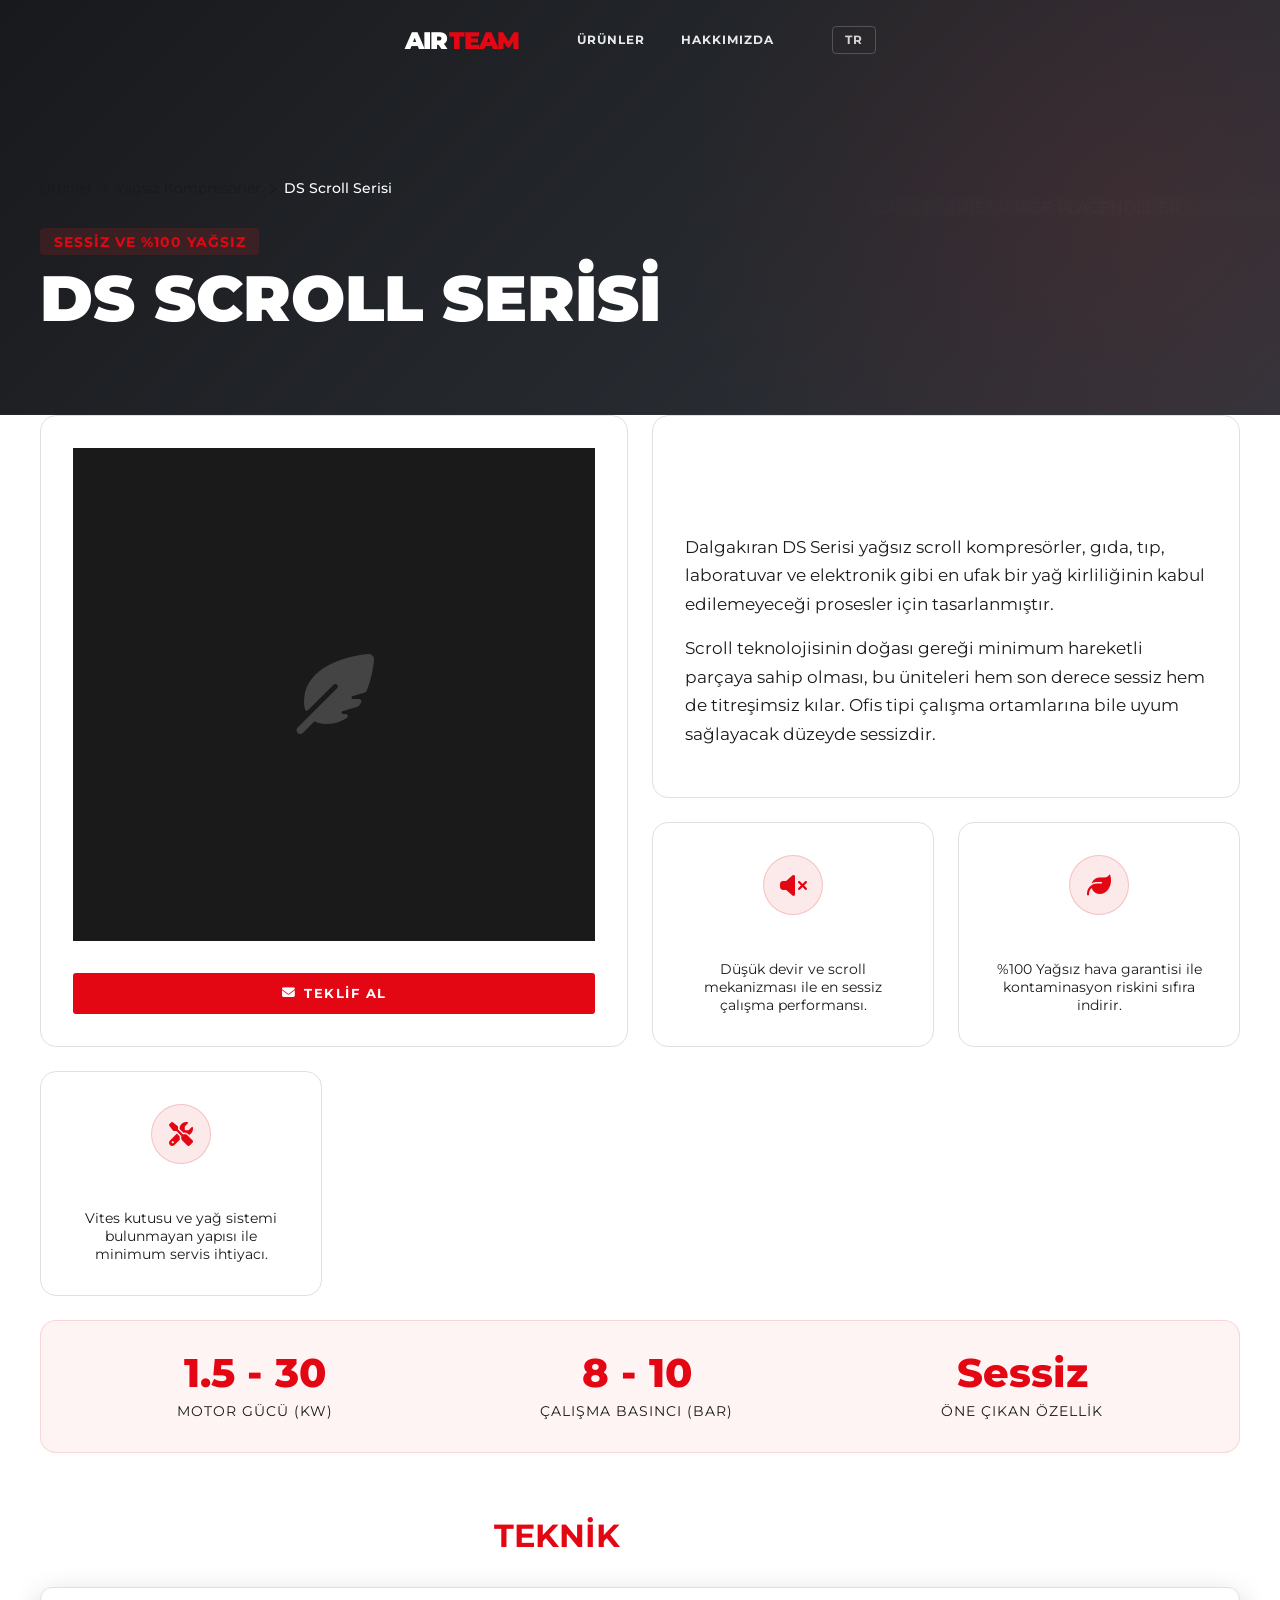
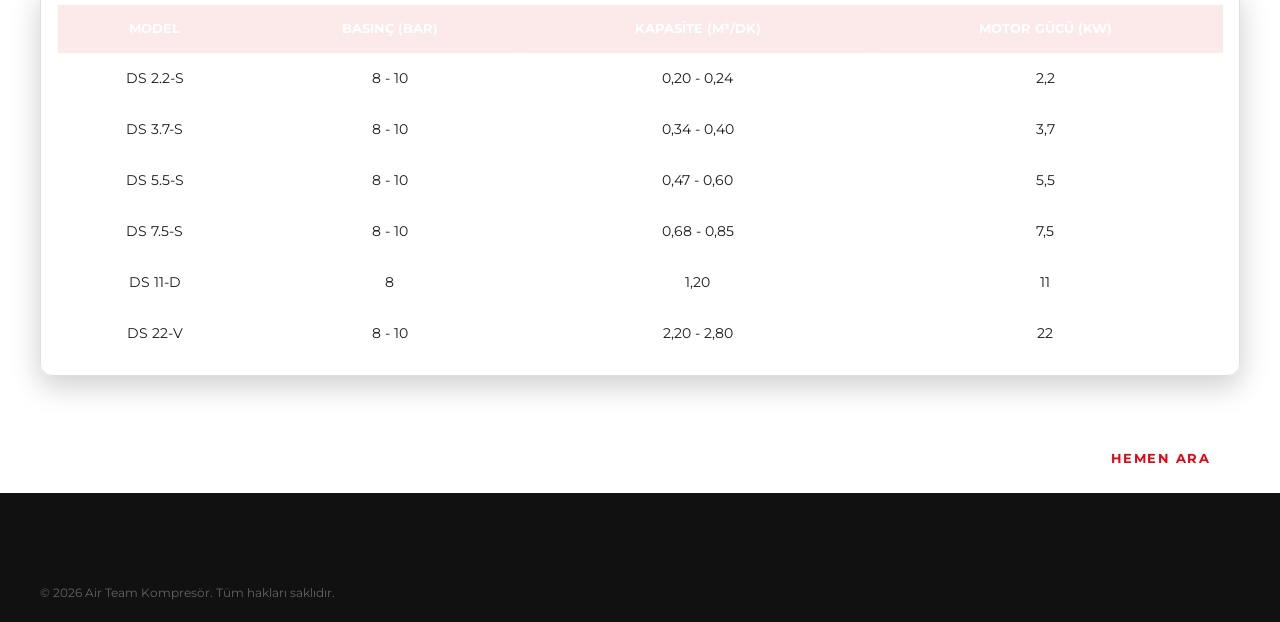
<file: urun-detay-scroll.html>
<!DOCTYPE html>
<html lang="tr">

<head>
  <meta charset="UTF-8">
  <meta name="viewport" content="width=device-width, initial-scale=1.0">
  <meta name="description"
    content="DS Serisi Yağsız Scroll Kompresörler - Air Team Kompresör Kocaeli & Gebze Yetkili Bayi.">
  <title>DS Serisi Yağsız Scroll | Air Team</title>
  <link rel="stylesheet" href="style.css">
  <link rel="stylesheet" href="https://cdnjs.cloudflare.com/ajax/libs/font-awesome/6.5.0/css/all.min.css">
</head>

<body>

  <!-- MOBILE NAV -->
  <div class="mobile-nav-overlay" id="mobileOverlay"></div>
  <nav class="mobile-nav" id="mobileNav">
    <button class="mobile-nav-close" id="mobileNavClose" aria-label="Menüyü kapat"><i class="fa-solid fa-xmark"></i></button>
    <ul class="mobile-nav-list">
      <li><a href="urunler.html">Ürünler</a></li>
      <li><a href="hakkimizda.html">Hakkımızda</a></li>
    </ul>
  </nav>

  <!-- HEADER -->
  <header class="site-header site-header-dark" id="siteHeader">
    <div class="container">
      <div class="header-inner">
        <a href="index.html" class="logo">
          <div class="logo-text">AIR<span>TEAM</span></div>
        </a>
        <nav class="main-nav">
          <ul>
            <li><a href="urunler.html">Ürünler</a></li>
            <li><a href="hakkimizda.html">Hakkımızda</a></li>
          </ul>
        </nav>
        <div class="header-actions">
          <div class="lang-select">TR</div>
        </div>
        <button class="hamburger" id="hamburger"><span></span><span></span><span></span></button>
      </div>
    </div>
  </header>

  <main class="product-detail-page">
    <!-- HERO -->
    <section class="detail-hero">
      <div class="container">
        <ul class="breadcrumb reveal">
          <li><a href="urunler.html">Ürünler</a></li>
          <li><i class="fa-solid fa-chevron-right"></i></li>
          <li><a href="urunler.html?filter=kompresorler">Yağsız Kompresörler</a></li>
          <li><i class="fa-solid fa-chevron-right"></i></li>
          <li class="active">DS Scroll Serisi</li>
        </ul>
        <div class="hero-titles reveal">
          <p class="super-tag">SESSİZ VE %100 YAĞSIZ</p>
          <h1>DS SCROLL SERİSİ</h1>
        </div>
      </div>
      <div class="hero-product-image">
        <div style="width:100%; height:100%; display:flex; align-items:center; justify-content:center; background: rgba(255,255,255,0.05); color: #666;">
            SCROLL SERIES IMAGE PLACEHOLDER
        </div>
      </div>
      <div class="hero-bg-gradient"></div>
    </section>

    <!-- BENTO GRID -->
    <section class="container pb-5">
      <div class="bento-grid">
        <div class="bento-item bento-image-box reveal">
           <div class="bento-img-wrapper" style="background:#1a1a1a; display:flex; align-items:center; justify-content:center; color:#444;">
              <i class="fa-solid fa-feather-pointed fa-5x"></i>
           </div>
           <div class="bento-cta">
              <a href="mailto:info@airteam.com.tr" class="btn btn-primary"><i class="fa-solid fa-envelope"></i> Teklif Al</a>
           </div>
        </div>

        <div class="bento-item bento-desc-box reveal">
          <h2>Hassas Uygulamalar İçin Maksimum Saflık</h2>
          <p>Dalgakıran DS Serisi yağsız scroll kompresörler, gıda, tıp, laboratuvar ve elektronik gibi en ufak bir yağ kirliliğinin kabul edilemeyeceği prosesler için tasarlanmıştır.</p>
          <p>Scroll teknolojisinin doğası gereği minimum hareketli parçaya sahip olması, bu üniteleri hem son derece sessiz hem de titreşimsiz kılar. Ofis tipi çalışma ortamlarına bile uyum sağlayacak düzeyde sessizdir.</p>
        </div>

        <div class="bento-item bento-feature reveal">
          <div class="feature-icon"><i class="fa-solid fa-volume-xmark"></i></div>
          <h4>Ultra Sessiz</h4>
          <p>Düşük devir ve scroll mekanizması ile en sessiz çalışma performansı.</p>
        </div>

        <div class="feature-icon" style="display:none;"><i class="fa-solid fa-leaf"></i></div>
        <div class="bento-item bento-feature reveal">
          <div class="feature-icon"><i class="fa-solid fa-leaf"></i></div>
          <h4>Class 0 Yağsız</h4>
          <p>%100 Yağsız hava garantisi ile kontaminasyon riskini sıfıra indirir.</p>
        </div>

        <div class="bento-item bento-feature reveal">
          <div class="feature-icon"><i class="fa-solid fa-screwdriver-wrench"></i></div>
          <h4>Basit Bakım</h4>
          <p>Vites kutusu ve yağ sistemi bulunmayan yapısı ile minimum servis ihtiyacı.</p>
        </div>

        <div class="bento-item bento-specs reveal">
          <div class="spec-highlight"><h3>1.5 - 30</h3><span>Motor Gücü (kW)</span></div>
          <div class="spec-highlight"><h3>8 - 10</h3><span>Çalışma Basıncı (Bar)</span></div>
          <div class="spec-highlight"><h3>Sessiz</h3><span>Öne Çıkan Özellik</span></div>
        </div>
      </div>

      <!-- TECHNICAL SPECS -->
      <div class="tech-specs-section reveal">
        <h2 class="tech-specs-title"><strong>TEKNİK</strong> BİLGİLER</h2>
        <div class="table-responsive-wrapper">
          <table class="tech-table">
            <thead>
              <tr class="custheader">
                <td>Model</td>
                <td>Basınç (bar)</td>
                <td>Kapasite (m³/dk)</td>
                <td>Motor Gücü (kW)</td>
              </tr>
            </thead>
            <tbody>
              <tr><td class="model-name">DS 2.2-S</td><td>8 - 10</td><td>0,20 - 0,24</td><td>2,2</td></tr>
              <tr><td class="model-name">DS 3.7-S</td><td>8 - 10</td><td>0,34 - 0,40</td><td>3,7</td></tr>
              <tr><td class="model-name">DS 5.5-S</td><td>8 - 10</td><td>0,47 - 0,60</td><td>5,5</td></tr>
              <tr><td class="model-name">DS 7.5-S</td><td>8 - 10</td><td>0,68 - 0,85</td><td>7,5</td></tr>
              <tr><td class="model-name">DS 11-D</td><td>8</td><td>1,20</td><td>11</td></tr>
              <tr><td class="model-name">DS 22-V</td><td>8 - 10</td><td>2,20 - 2,80</td><td>22</td></tr>
            </tbody>
          </table>
        </div>
      </div>
    </section>

    <!-- CTA -->
    <section class="cta-strip">
      <div class="container">
        <div class="cta-inner">
          <div class="cta-text reveal">
            <h2>Gürültüsüz ve Tertemiz Bir Hava Çıkışı</h2>
            <p>Laboratuvar veya tıbbi tesisiniz için en güvenilir scroll çözümleri için bize ulaşın.</p>
          </div>
          <div class="reveal">
            <a href="tel:02625032526" class="btn" style="background:#fff; color:var(--primary); font-weight:700;">Hemen Ara</a>
          </div>
        </div>
      </div>
    </section>
  </main>

  <footer class="site-footer">
    <div class="container">
      <div class="footer-bottom">
        <p>&copy; 2026 Air Team Kompresör. Tüm hakları saklıdır.</p>
      </div>
    </div>
  </footer>

  <script src="script.js"></script>
</body>
</html>
</file>
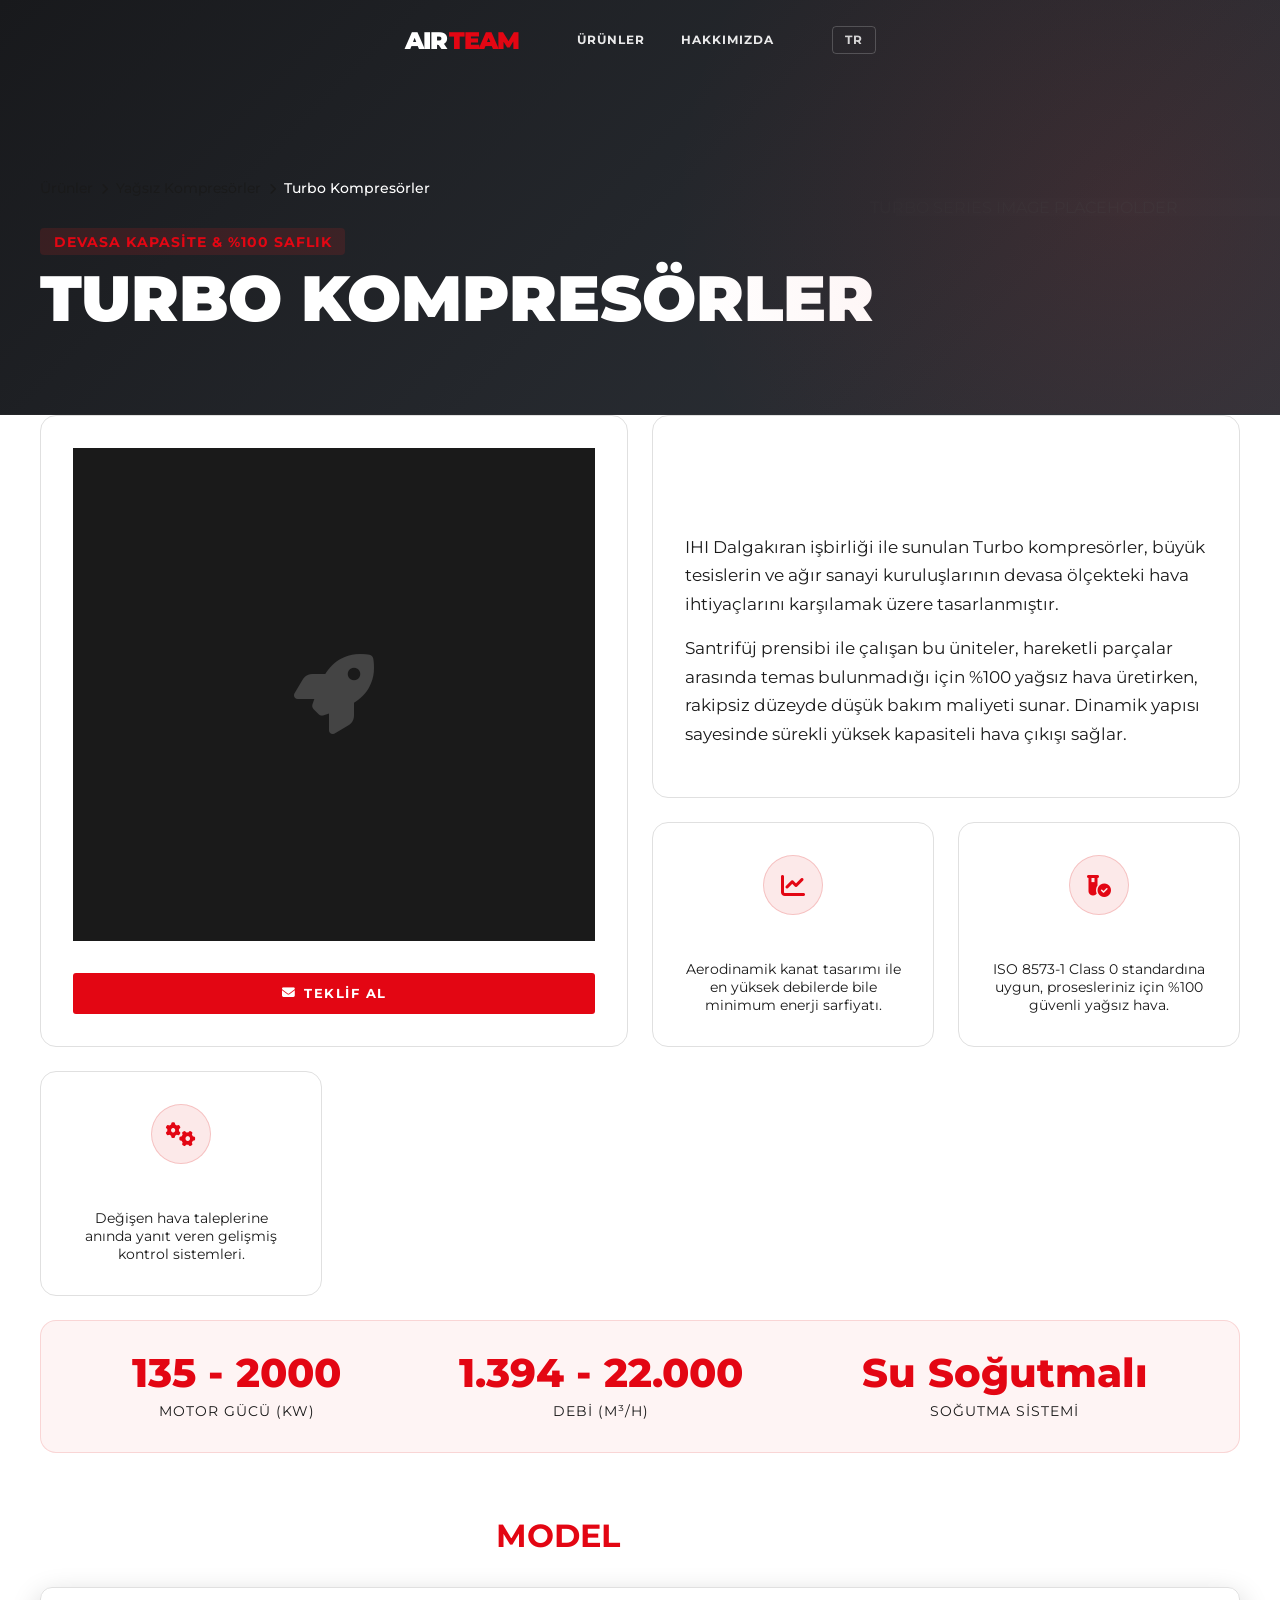
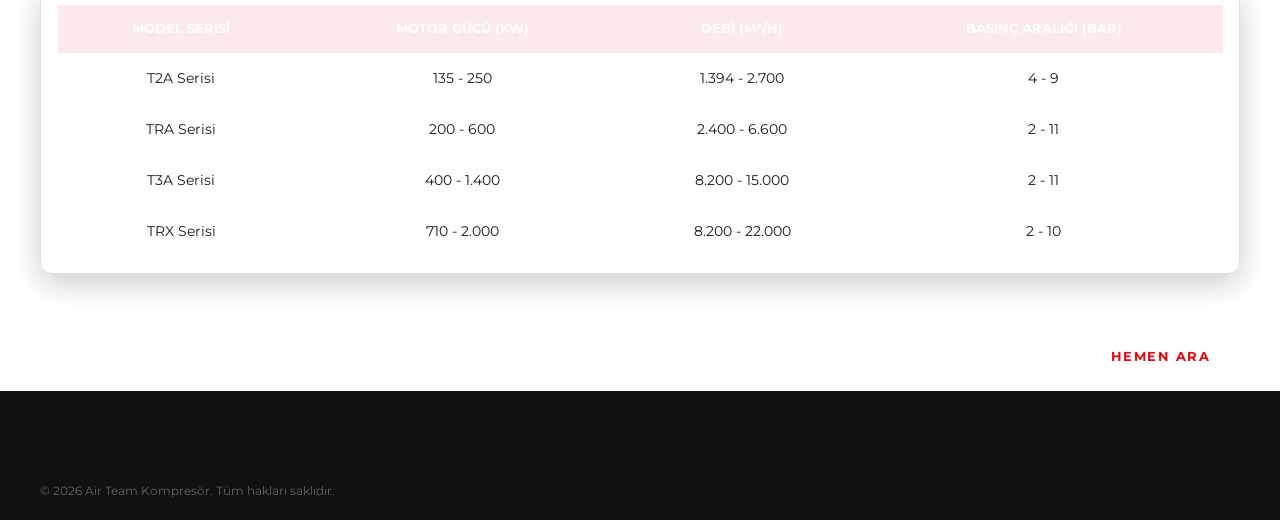
<file: urun-detay-turbo.html>
<!DOCTYPE html>
<html lang="tr">

<head>
  <meta charset="UTF-8">
  <meta name="viewport" content="width=device-width, initial-scale=1.0">
  <meta name="description"
    content="IHI Dalgakıran Turbo Kompresörler - Yüksek Kapasiteli ve Yağsız Sanayi Tipi Çözümler.">
  <title>Turbo Kompresörler | Air Team</title>
  <link rel="stylesheet" href="style.css">
  <link rel="stylesheet" href="https://cdnjs.cloudflare.com/ajax/libs/font-awesome/6.5.0/css/all.min.css">
</head>

<body>

  <!-- MOBILE NAV -->
  <div class="mobile-nav-overlay" id="mobileOverlay"></div>
  <nav class="mobile-nav" id="mobileNav">
    <button class="mobile-nav-close" id="mobileNavClose" aria-label="Menüyü kapat"><i class="fa-solid fa-xmark"></i></button>
    <ul class="mobile-nav-list">
      <li><a href="urunler.html">Ürünler</a></li>
      <li><a href="hakkimizda.html">Hakkımızda</a></li>
    </ul>
  </nav>

  <!-- HEADER -->
  <header class="site-header site-header-dark" id="siteHeader">
    <div class="container">
      <div class="header-inner">
        <a href="index.html" class="logo">
          <div class="logo-text">AIR<span>TEAM</span></div>
        </a>
        <nav class="main-nav">
          <ul>
            <li><a href="urunler.html">Ürünler</a></li>
            <li><a href="hakkimizda.html">Hakkımızda</a></li>
          </ul>
        </nav>
        <div class="header-actions">
          <div class="lang-select">TR</div>
        </div>
        <button class="hamburger" id="hamburger"><span></span><span></span><span></span></button>
      </div>
    </div>
  </header>

  <main class="product-detail-page">
    <!-- HERO -->
    <section class="detail-hero">
      <div class="container">
        <ul class="breadcrumb reveal">
          <li><a href="urunler.html">Ürünler</a></li>
          <li><i class="fa-solid fa-chevron-right"></i></li>
          <li><a href="urunler.html?filter=kompresorler">Yağsız Kompresörler</a></li>
          <li><i class="fa-solid fa-chevron-right"></i></li>
          <li class="active">Turbo Kompresörler</li>
        </ul>
        <div class="hero-titles reveal">
          <p class="super-tag">DEVASA KAPASİTE & %100 SAFLIK</p>
          <h1>TURBO KOMPRESÖRLER</h1>
        </div>
      </div>
      <div class="hero-product-image">
        <div style="width:100%; height:100%; display:flex; align-items:center; justify-content:center; background: rgba(255,255,255,0.05); color: #666;">
            TURBO SERIES IMAGE PLACEHOLDER
        </div>
      </div>
      <div class="hero-bg-gradient"></div>
    </section>

    <!-- BENTO GRID -->
    <section class="container pb-5">
      <div class="bento-grid">
        <div class="bento-item bento-image-box reveal">
           <div class="bento-img-wrapper" style="background:#1a1a1a; display:flex; align-items:center; justify-content:center; color:#444;">
              <i class="fa-solid fa-rocket fa-5x"></i>
           </div>
           <div class="bento-cta">
              <a href="mailto:info@airteam.com.tr" class="btn btn-primary"><i class="fa-solid fa-envelope"></i> Teklif Al</a>
           </div>
        </div>

        <div class="bento-item bento-desc-box reveal">
          <h2>Santrifüj Teknolojisi ile Kesintisiz Büyük Hava Debileri</h2>
          <p>IHI Dalgakıran işbirliği ile sunulan Turbo kompresörler, büyük tesislerin ve ağır sanayi kuruluşlarının devasa ölçekteki hava ihtiyaçlarını karşılamak üzere tasarlanmıştır.</p>
          <p>Santrifüj prensibi ile çalışan bu üniteler, hareketli parçalar arasında temas bulunmadığı için %100 yağsız hava üretirken, rakipsiz düzeyde düşük bakım maliyeti sunar. Dinamik yapısı sayesinde sürekli yüksek kapasiteli hava çıkışı sağlar.</p>
        </div>

        <div class="bento-item bento-feature reveal">
          <div class="feature-icon"><i class="fa-solid fa-chart-line"></i></div>
          <h4>Maksimum Verim</h4>
          <p>Aerodinamik kanat tasarımı ile en yüksek debilerde bile minimum enerji sarfiyatı.</p>
        </div>

        <div class="bento-item bento-feature reveal">
          <div class="feature-icon"><i class="fa-solid fa-vial-circle-check"></i></div>
          <h4>Class 0 Sertifikası</h4>
          <p>ISO 8573-1 Class 0 standardına uygun, prosesleriniz için %100 güvenli yağsız hava.</p>
        </div>

        <div class="bento-item bento-feature reveal">
          <div class="feature-icon"><i class="fa-solid fa-cogs"></i></div>
          <h4>Dinamik Kontrol</h4>
          <p>Değişen hava taleplerine anında yanıt veren gelişmiş kontrol sistemleri.</p>
        </div>

        <div class="bento-item bento-specs reveal">
          <div class="spec-highlight"><h3>135 - 2000</h3><span>Motor Gücü (kW)</span></div>
          <div class="spec-highlight"><h3>1.394 - 22.000</h3><span>Debi (m³/h)</span></div>
          <div class="spec-highlight"><h3>Su Soğutmalı</h3><span>Soğutma Sistemi</span></div>
        </div>
      </div>

      <!-- TECHNICAL SPECS -->
      <div class="tech-specs-section reveal">
        <h2 class="tech-specs-title"><strong>MODEL</strong> SERİLERİ</h2>
        <div class="table-responsive-wrapper">
          <table class="tech-table">
            <thead>
              <tr class="custheader">
                <td>Model Serisi</td>
                <td>Motor Gücü (kW)</td>
                <td>Debi (m³/h)</td>
                <td>Basınç Aralığı (bar)</td>
              </tr>
            </thead>
            <tbody>
              <tr><td class="model-name">T2A Serisi</td><td>135 - 250</td><td>1.394 - 2.700</td><td>4 - 9</td></tr>
              <tr><td class="model-name">TRA Serisi</td><td>200 - 600</td><td>2.400 - 6.600</td><td>2 - 11</td></tr>
              <tr><td class="model-name">T3A Serisi</td><td>400 - 1.400</td><td>8.200 - 15.000</td><td>2 - 11</td></tr>
              <tr><td class="model-name">TRX Serisi</td><td>710 - 2.000</td><td>8.200 - 22.000</td><td>2 - 10</td></tr>
            </tbody>
          </table>
        </div>
      </div>
    </section>

    <!-- CTA -->
    <section class="cta-strip">
      <div class="container">
        <div class="cta-inner">
          <div class="cta-text reveal">
            <h2>Büyük Tesisler İçin Mühendislik Çözümleri</h2>
            <p>Ağır sanayi tecrübemiz ve IHI Dalgakıran güvencesiyle fabrikanızı geleceğe taşıyın.</p>
          </div>
          <div class="reveal">
            <a href="tel:02625032526" class="btn" style="background:#fff; color:var(--primary); font-weight:700;">Hemen Ara</a>
          </div>
        </div>
      </div>
    </section>
  </main>

  <footer class="site-footer">
    <div class="container">
      <div class="footer-bottom">
        <p>&copy; 2026 Air Team Kompresör. Tüm hakları saklıdır.</p>
      </div>
    </div>
  </footer>

  <script src="script.js"></script>
</body>
</html>
</file>
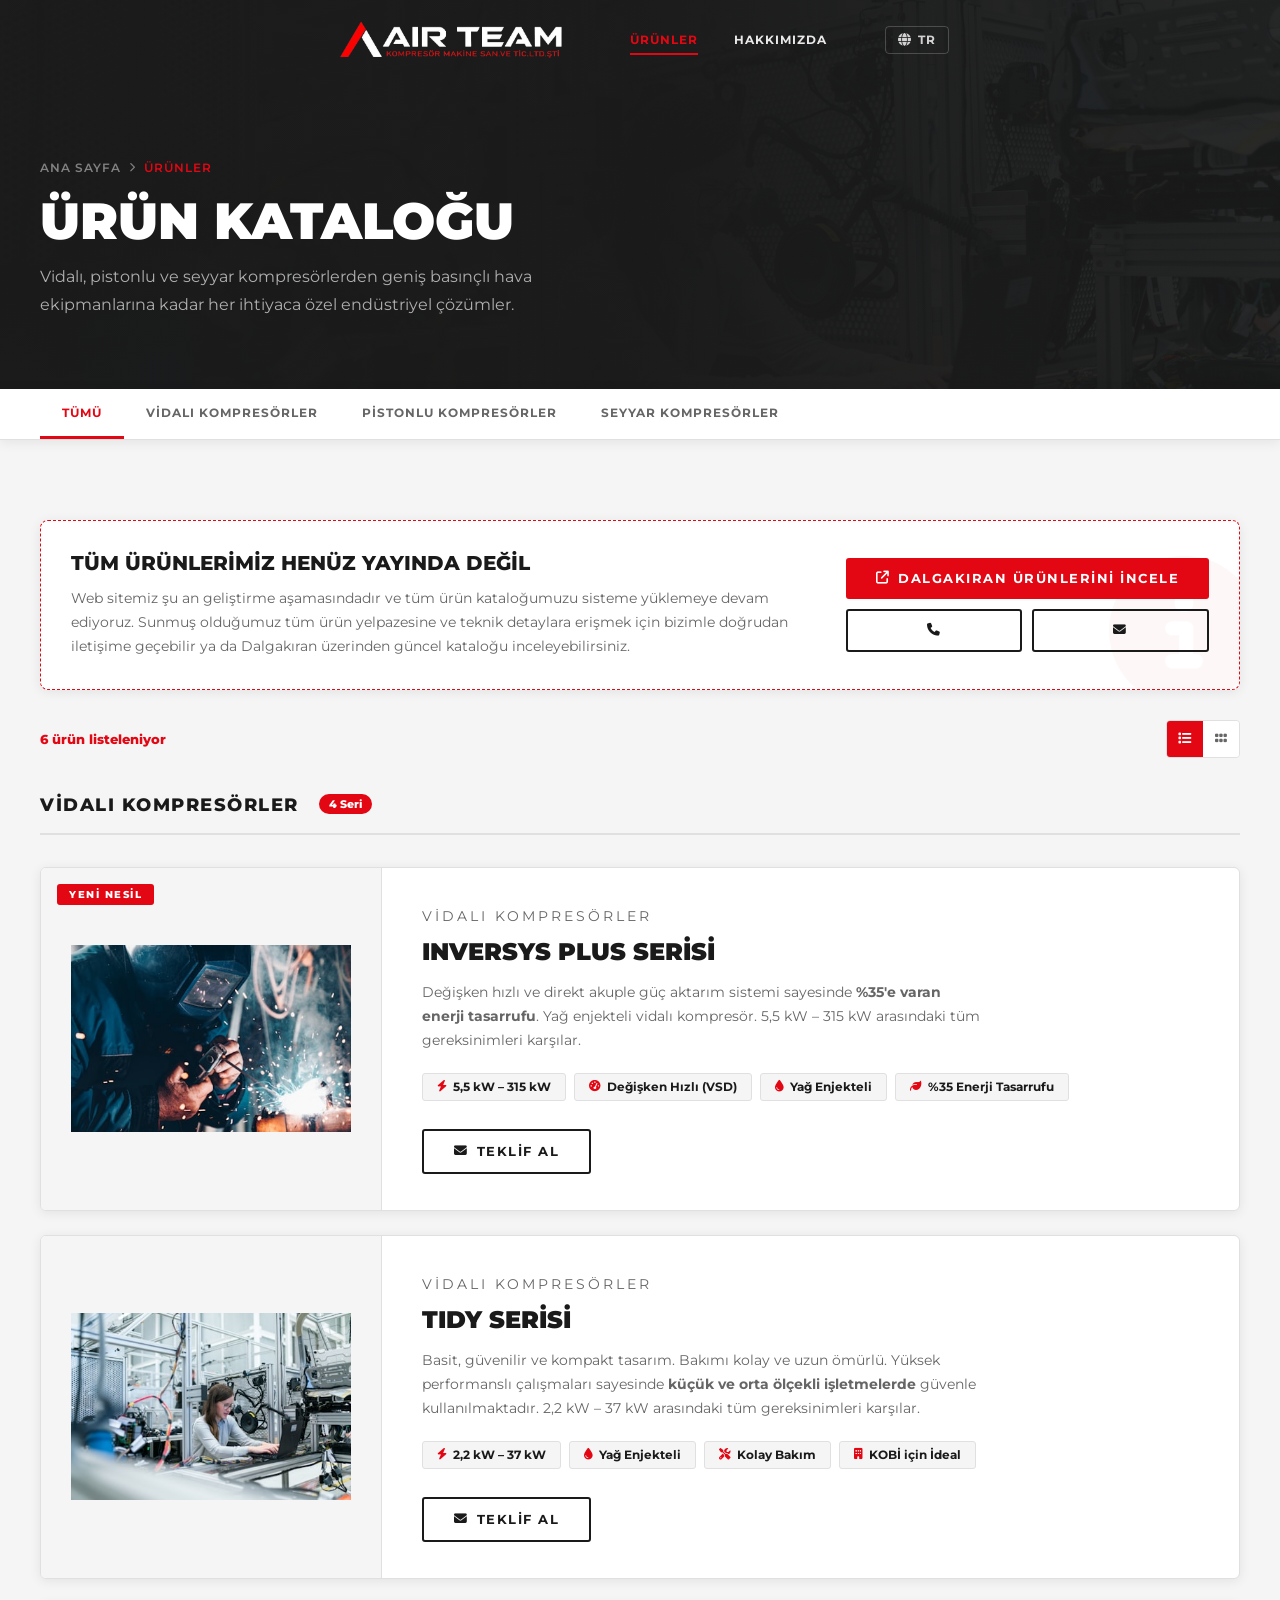
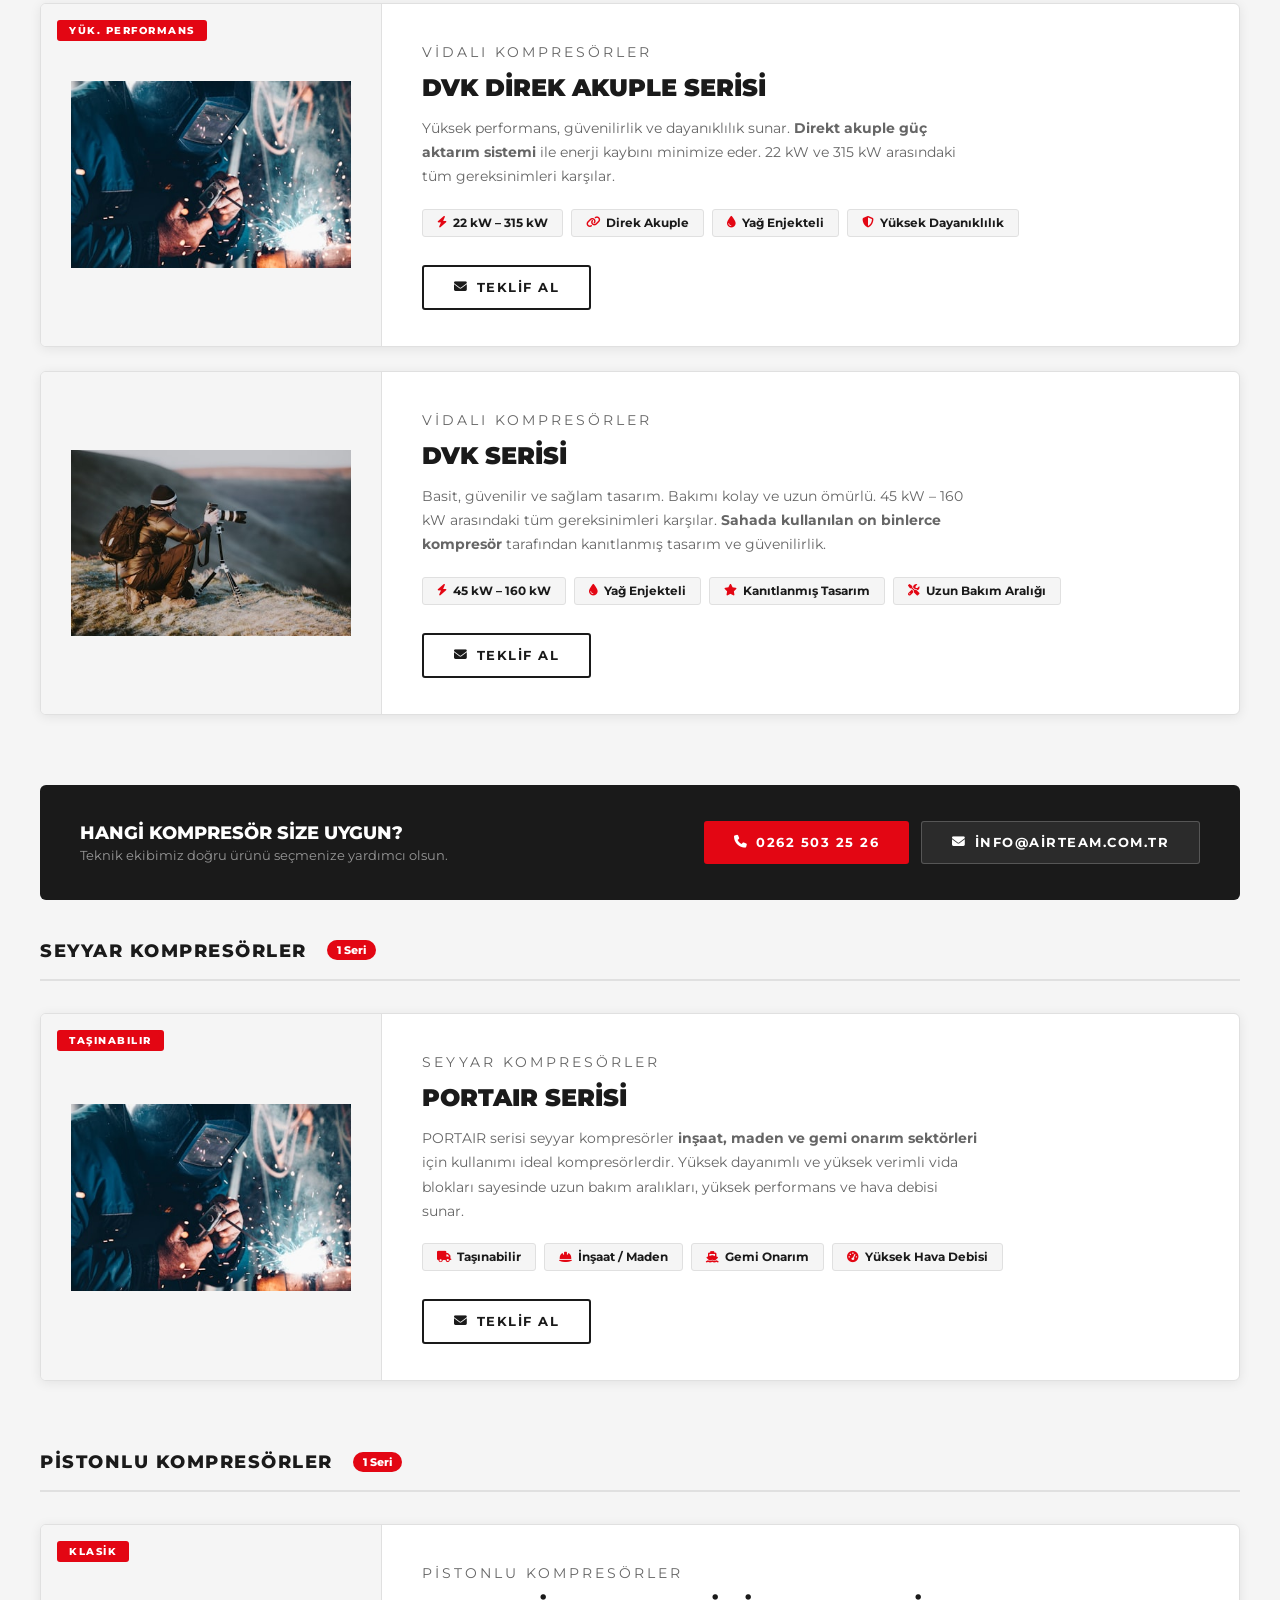
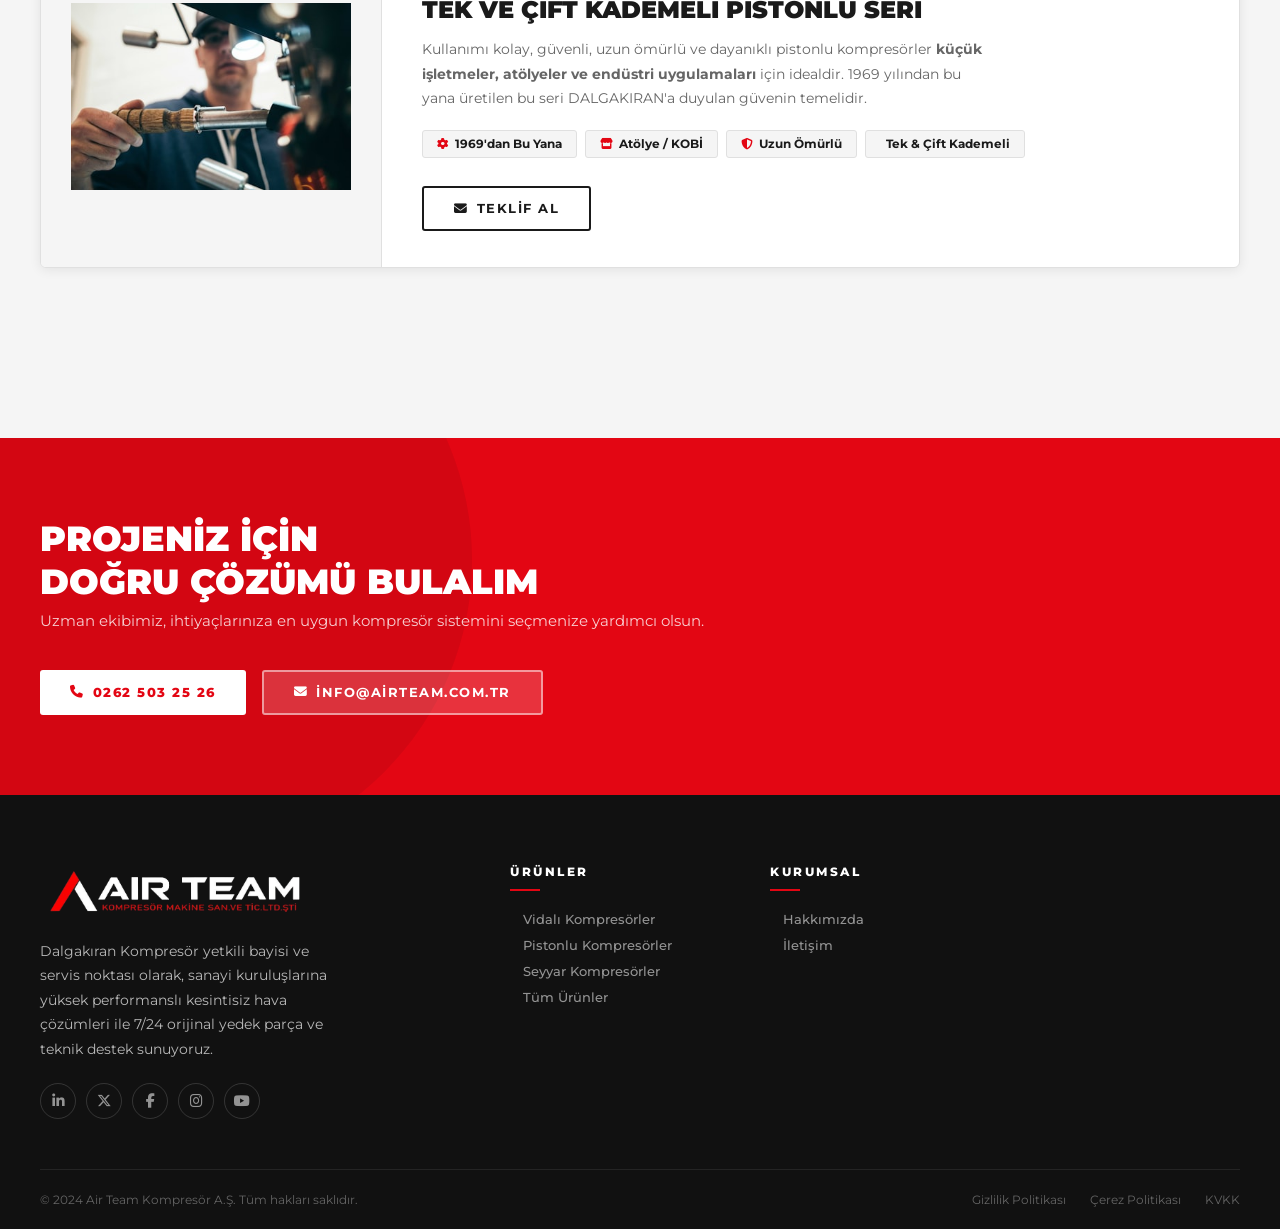
<file: urunler.html>
<!DOCTYPE html>
<html lang="tr">

<head>
  <meta charset="UTF-8">
  <meta name="viewport" content="width=device-width, initial-scale=1.0">
  <meta name="description"
    content="Air Team Kompresör Ürünleri - Vidalı, pistonlu, seyyar kompresörler ve basınçlı hava ekipmanları. Tüm ihtiyaçlarınıza özel çözümler.">
  <title>Ürünler — Air Team Kompresör</title>
  <link rel="stylesheet" href="style.css">
  <link rel="stylesheet" href="https://cdnjs.cloudflare.com/ajax/libs/font-awesome/6.5.0/css/all.min.css">
  <style>
    /* ======================================
       PRODUCTS PAGE SPECIFIC STYLES
       ====================================== */

    /* Page Hero / Breadcrumb */
    .page-hero {
      background: var(--dark);
      padding: 160px 0 70px;
      position: relative;
      overflow: hidden;
    }

    .page-hero::before {
      content: '';
      position: absolute;
      inset: 0;
      background: url('src/hero-products.jpg') center/cover no-repeat;
      opacity: 0.15;
    }

    .page-hero::after {
      content: '';
      position: absolute;
      inset: 0;
      background: linear-gradient(to right, rgba(26, 26, 26, 0.95) 50%, rgba(26, 26, 26, 0.5));
    }

    .page-hero-inner {
      position: relative;
      z-index: 1;
    }

    .breadcrumb {
      display: flex;
      align-items: center;
      gap: 8px;
      font-size: 0.75rem;
      color: rgba(255, 255, 255, 0.45);
      font-weight: 600;
      letter-spacing: 1px;
      text-transform: uppercase;
      margin-bottom: 18px;
    }

    .breadcrumb a {
      color: rgba(255, 255, 255, 0.45);
      transition: color var(--transition);
    }

    .breadcrumb a:hover {
      color: var(--primary);
    }

    .breadcrumb i {
      font-size: 0.6rem;
    }

    .breadcrumb span {
      color: var(--primary);
    }

    .page-hero h1 {
      font-size: clamp(2rem, 4vw, 3.5rem);
      font-weight: 900;
      color: var(--white);
      text-transform: uppercase;
      line-height: 1.1;
    }

    .page-hero p {
      color: rgba(255, 255, 255, 0.65);
      font-size: 1rem;
      margin-top: 14px;
      max-width: 520px;
      line-height: 1.75;
    }

    /* Filter Bar */
    .filter-bar {
      background: var(--white);
      border-bottom: 1px solid var(--border);
      position: sticky;
      top: var(--header-height);
      z-index: 200;
      box-shadow: var(--shadow-sm);
    }

    .filter-bar-inner {
      display: flex;
      align-items: center;
      gap: 0;
      overflow-x: auto;
      scrollbar-width: none;
    }

    .filter-bar-inner::-webkit-scrollbar {
      display: none;
    }

    .filter-btn {
      flex-shrink: 0;
      padding: 16px 22px;
      font-size: 0.75rem;
      font-weight: 700;
      letter-spacing: 1px;
      text-transform: uppercase;
      color: var(--gray);
      cursor: pointer;
      border: none;
      background: none;
      font-family: var(--font-main);
      border-bottom: 3px solid transparent;
      transition: all var(--transition);
      white-space: nowrap;
    }

    .filter-btn.active,
    .filter-btn:hover {
      color: var(--primary);
      border-bottom-color: var(--primary);
    }

    /* Products main content */
    .products-page {
      padding: 80px 0 100px;
      background: var(--light-gray);
    }

    /* Category group */
    .product-category-group {
      margin-bottom: 70px;
    }

    .category-header {
      display: flex;
      align-items: center;
      gap: 20px;
      margin-bottom: 32px;
      padding-bottom: 18px;
      border-bottom: 2px solid var(--border);
    }

    .category-header h2 {
      font-size: 1.1rem;
      font-weight: 800;
      text-transform: uppercase;
      letter-spacing: 1.5px;
      color: var(--dark);
    }

    .category-count {
      background: var(--primary);
      color: var(--white);
      font-size: 0.7rem;
      font-weight: 800;
      padding: 3px 10px;
      border-radius: 20px;
    }

    /* Premium product card for the detail view */
    .product-detail-card {
      background: var(--white);
      border-radius: 6px;
      overflow: hidden;
      box-shadow: var(--shadow-sm);
      display: grid;
      grid-template-columns: 340px 1fr;
      transition: all var(--transition);
      cursor: pointer;
      margin-bottom: 24px;
      border: 1px solid var(--border);
    }

    .product-detail-card:hover {
      box-shadow: var(--shadow-md);
      transform: translateY(-4px);
      border-color: rgba(227, 6, 19, 0.2);
    }

    .product-detail-image {
      background: var(--light-gray);
      display: flex;
      align-items: center;
      justify-content: center;
      padding: 30px;
      overflow: hidden;
      position: relative;
    }

    .product-detail-image img {
      max-height: 220px;
      width: 100%;
      object-fit: contain;
      transition: transform 0.5s ease;
    }

    .product-detail-card:hover .product-detail-image img {
      transform: scale(1.06);
    }

    .product-badge {
      position: absolute;
      top: 16px;
      left: 16px;
      background: var(--primary);
      color: var(--white);
      font-size: 0.65rem;
      font-weight: 800;
      letter-spacing: 1.5px;
      text-transform: uppercase;
      padding: 4px 12px;
      border-radius: 3px;
    }

    .product-detail-body {
      padding: 36px 40px;
      display: flex;
      flex-direction: column;
      justify-content: center;
      border-left: 1px solid var(--border);
    }

    .product-series-tag {
      font-size: 0.68rem;
      font-weight: 800;
      letter-spacing: 3px;
      color: var(--primary);
      text-transform: uppercase;
      margin-bottom: 10px;
    }

    .product-detail-body h3 {
      font-size: 1.5rem;
      font-weight: 900;
      text-transform: uppercase;
      color: var(--dark);
      margin-bottom: 14px;
      line-height: 1.15;
    }

    .product-detail-body p {
      font-size: 0.87rem;
      color: var(--gray);
      line-height: 1.75;
      font-weight: 400;
      max-width: 560px;
    }

    /* Spec chips */
    .spec-chips {
      display: flex;
      flex-wrap: wrap;
      gap: 8px;
      margin-top: 20px;
      margin-bottom: 28px;
    }

    .spec-chip {
      display: flex;
      align-items: center;
      gap: 6px;
      padding: 6px 14px;
      background: var(--light-gray);
      border: 1px solid var(--border);
      border-radius: 3px;
      font-size: 0.73rem;
      font-weight: 700;
      color: var(--dark);
    }

    .spec-chip i {
      color: var(--primary);
      font-size: 0.72rem;
    }

    .product-detail-actions {
      display: flex;
      gap: 12px;
      flex-wrap: wrap;
    }

    /* Compact grid cards (for the grid view toggle) */
    .products-compact-grid {
      display: grid;
      grid-template-columns: repeat(3, 1fr);
      gap: 22px;
    }

    /* CTA strip between products */
    .product-page-cta {
      background: var(--dark);
      border-radius: 6px;
      padding: 36px 40px;
      display: flex;
      align-items: center;
      justify-content: space-between;
      gap: 24px;
      margin: 40px 0;
      flex-wrap: wrap;
    }

    .product-page-cta h4 {
      font-size: 1.1rem;
      font-weight: 800;
      color: var(--white);
      text-transform: uppercase;
    }

    .product-page-cta p {
      font-size: 0.83rem;
      color: rgba(255, 255, 255, 0.55);
      margin-top: 4px;
    }

    /* View toggle */
    .view-toggle {
      display: flex;
      align-items: center;
      gap: 0;
      border: 1px solid var(--border);
      border-radius: 4px;
      overflow: hidden;
    }

    .view-btn {
      width: 36px;
      height: 36px;
      display: flex;
      align-items: center;
      justify-content: center;
      cursor: pointer;
      color: var(--gray);
      transition: all var(--transition);
      background: var(--white);
      border: none;
      font-size: 0.85rem;
    }

    .view-btn.active {
      background: var(--primary);
      color: var(--white);
    }

    .view-btn:hover:not(.active) {
      background: var(--light-gray);
      color: var(--dark);
    }

    .products-toolbar {
      display: flex;
      align-items: center;
      justify-content: space-between;
      margin-bottom: 36px;
      flex-wrap: wrap;
      gap: 16px;
    }

    .products-count {
      font-size: 0.82rem;
      color: var(--gray);
      font-weight: 600;
    }

    .products-count span {
      color: var(--primary);
      font-weight: 800;
    }

    /* Responsive */
    @media (max-width: 900px) {
      .product-detail-card {
        grid-template-columns: 1fr;
      }

      .product-detail-image {
        padding: 30px;
        min-height: 220px;
      }

      .product-detail-body {
        padding: 24px;
        border-left: none;
        border-top: 1px solid var(--border);
      }

      .products-compact-grid {
        grid-template-columns: repeat(2, 1fr);
      }
    }

    @media (max-width: 600px) {
      .products-compact-grid {
        grid-template-columns: 1fr;
      }

      .product-detail-body h3 {
        font-size: 1.2rem;
      }
    }

    /* Active Nav Highlighter */
    .main-nav ul li a.active,
    .main-nav ul li a.active:hover,
    .mobile-nav ul li a.active {
      color: var(--primary) !important;
    }

    .main-nav ul li a.active::after {
      transform: scaleX(1) !important;
      opacity: 1 !important;
    }

    /* Catalog Info Card */
    .catalog-info-card {
      background: var(--white);
      border: 1px dashed var(--primary);
      border-radius: 8px;
      padding: 30px;
      margin-bottom: 30px;
      display: flex;
      align-items: center;
      gap: 30px;
      position: relative;
      overflow: hidden;
      box-shadow: var(--shadow-sm);
    }

    .catalog-info-card::before {
      content: '\f05a';
      font-family: 'Font Awesome 6 Free';
      font-weight: 900;
      position: absolute;
      right: -20px;
      bottom: -20px;
      font-size: 150px;
      color: rgba(227, 6, 19, 0.03);
      z-index: 0;
    }

    .catalog-info-content {
      flex: 1;
      z-index: 1;
    }

    .catalog-info-content h3 {
      font-size: 1.25rem;
      font-weight: 800;
      color: var(--dark);
      margin-bottom: 12px;
      text-transform: uppercase;
      display: flex;
      align-items: center;
      gap: 12px;
    }

    .catalog-info-content h3 i {
      color: var(--primary);
      font-size: 1.4rem;
    }

    .catalog-info-content p {
      font-size: 0.9rem;
      color: var(--gray);
      line-height: 1.65;
      margin-bottom: 0;
      max-width: 850px;
    }

    .catalog-info-actions {
      display: flex;
      flex-direction: column;
      gap: 10px;
      min-width: 280px;
      z-index: 1;
    }

    .catalog-info-actions .btn {
      width: 100%;
      justify-content: center;
    }

    @media (max-width: 991px) {
      .catalog-info-card {
        flex-direction: column;
        align-items: flex-start;
        gap: 24px;
        padding: 24px;
      }

      .catalog-info-actions {
        width: 100%;
        flex-direction: row;
        flex-wrap: wrap;
      }

      .catalog-info-actions .btn {
        flex: 1;
        min-width: 200px;
      }
    }

    @media (max-width: 600px) {
      .catalog-info-actions .btn {
        min-width: 100%;
      }
    }
  </style>
</head>

<body>

  <!-- Mobile Nav Overlay -->
  <div class="mobile-nav-overlay" id="mobileOverlay"></div>
  <nav class="mobile-nav" id="mobileNav">
    <button class="mobile-nav-close" id="mobileNavClose" aria-label="Menüyü kapat">
      <i class="fa-solid fa-xmark"></i>
    </button>
    <ul>
      <li><a href="urunler.html" class="active" data-i18n="nav-products">Ürünler</a></li>
      <li><a href="hakkimizda.html" data-i18n="nav-about">Hakkımızda</a></li>
    </ul>
  </nav>

  <!-- Header -->
  <header class="site-header scrolled" id="siteHeader">
    <div class="container">
      <div class="header-inner">
        <a href="index.html" class="logo" aria-label="Air Team Ana Sayfa">
          <img src="src/logo.png" alt="AirTeam Kompresör" class="logo-img">
        </a>
        <nav class="main-nav" aria-label="Ana navigasyon">
          <ul>
            <li>
              <a href="urunler.html" class="active" data-i18n="nav-products">Ürünler</a>
              <ul class="dropdown">
                <li><a href="urunler.html?filter=vidali" data-i18n="nav-vidali">Vidalı Kompresörler</a></li>
                <li><a href="urunler.html?filter=pistonlu" data-i18n="nav-pistonlu">Pistonlu Kompresörler</a></li>
                <li><a href="urunler.html?filter=seyyar" data-i18n="nav-seyyar">Seyyar Kompresörler</a></li>
              </ul>
            </li>
            <li><a href="hakkimizda.html" data-i18n="nav-about">Hakkımızda</a></li>
          </ul>
        </nav>
        <div class="header-actions">
          <div class="lang-select" aria-label="Dil seçimi">
            <i class="fa-solid fa-globe"></i>
            <span>TR</span>
            <div class="lang-dropdown">
              <div class="lang-option active" data-lang="tr">TR</div>
              <div class="lang-option" data-lang="en">EN</div>
            </div>
          </div>
        </div>
        <button class="hamburger" id="hamburger" aria-label="Mobil menüyü aç" aria-expanded="false">
          <span></span><span></span><span></span>
        </button>
      </div>
    </div>
  </header>

  <main>
    <!-- Page Hero -->
    <section class="page-hero">
      <div class="container">
        <div class="page-hero-inner">
          <nav class="breadcrumb" aria-label="Breadcrumb">
            <a href="index.html" data-i18n="breadcrumb-home">Ana Sayfa</a>
            <i class="fa-solid fa-chevron-right"></i>
            <span data-i18n="nav-products">Ürünler</span>
          </nav>
          <h1 data-i18n="prod-page-title">Ürün Kataloğu</h1>
          <p data-i18n="prod-page-desc">Vidalı, pistonlu ve seyyar kompresörlerden geniş basınçlı hava ekipmanlarına
            kadar her ihtiyaca özel
            endüstriyel çözümler.</p>
        </div>
      </div>
    </section>

    <!-- Filter Bar -->
    <div class="filter-bar" role="navigation" aria-label="Ürün filtresi">
      <div class="container">
        <div class="filter-bar-inner">
          <button class="filter-btn active" data-filter="all" data-i18n="filter-all">Tümü</button>
          <button class="filter-btn" data-filter="vidali" data-i18n="filter-vidali">Vidalı Kompresörler</button>
          <button class="filter-btn" data-filter="pistonlu" data-i18n="filter-pistonlu">Pistonlu Kompresörler</button>
          <button class="filter-btn" data-filter="seyyar" data-i18n="filter-seyyar">Seyyar Kompresörler</button>
        </div>
      </div>
    </div>

    <!-- Products Main -->
    <section class="products-page">
      <div class="container">
        <!-- Catalog Info Card -->
        <div class="catalog-info-card reveal">
          <div class="catalog-info-content">
            <h3 data-i18n="prod-info-card-title"><i class="fa-solid fa-circle-info"></i> Tüm Ürünlerimiz Henüz Yayında
              Değil</h3>
            <p data-i18n="prod-info-card-desc">Web sitemiz şu an geliştirme aşamasındadır ve tüm ürün kataloğumuzu
              sisteme yüklemeye devam ediyoruz. Sunmuş olduğumuz tüm ürün yelpazesine ve teknik detaylara erişmek için
              bizimle doğrudan iletişime geçebilir ya da Dalgakıran üzerinden güncel kataloğu inceleyebilirsiniz.</p>
          </div>
          <div class="catalog-info-actions">
            <a href="https://www.dalgakiran.com/tr/" target="_blank" class="btn btn-primary">
              <i class="fa-solid fa-arrow-up-right-from-square"></i> <span
                data-i18n="prod-info-card-btn-external">Dalgakıran Ürünlerini İncele</span>
            </a>
            <div style="display: flex; gap: 10px;">
              <a href="tel:02625032526" class="btn btn-outline-dark" style="flex: 1; padding: 13px 15px;">
                <i class="fa-solid fa-phone"></i>
              </a>
              <a href="mailto:info@airteam.com.tr" class="btn btn-outline-dark" style="flex: 1; padding: 13px 15px;">
                <i class="fa-solid fa-envelope"></i>
              </a>
            </div>
          </div>
        </div>

        <!-- Toolbar -->
        <div class="products-toolbar">
          <p class="products-count"><span id="productCount">6</span> <span data-i18n="prod-count-text">ürün
              listeleniyor</span></p>
          <div style="display:flex; align-items:center; gap: 12px;">
            <div class="view-toggle" role="group" aria-label="Görünüm seçimi">
              <button class="view-btn active" id="viewList" title="Liste görünümü" data-i18n-aria="prod-view-list"
                aria-pressed="true">
                <i class="fa-solid fa-list"></i>
              </button>
              <button class="view-btn" id="viewGrid" title="Grid görünümü" data-i18n-aria="prod-view-grid"
                aria-pressed="false">
                <i class="fa-solid fa-grip"></i>
              </button>
            </div>
          </div>
        </div>

        <!-- Vidalı Kompresörler Group -->
        <div class="product-category-group" data-category="vidali" id="groupVidali">
          <div class="category-header">
            <h2 data-i18n="cat-vidali">Vidalı Kompresörler</h2>
            <span class="category-count" data-i18n="cat-vidali-count">4 Seri</span>
          </div>

          <!-- INVERSYS PLUS -->
          <div class="product-detail-card reveal" data-filter="vidali">
            <div class="product-detail-image">
              <span class="product-badge" data-i18n="badge-new-gen">YENİ NESİL</span>
              <img src="https://www.aircomp.com.tr/wp-content/uploads/2018/04/u1-1024x832.png"
                alt="INVERSYS PLUS Serisi Vidalı Kompresör" loading="lazy" onerror="this.src='src/fallback-1.jpg'">
            </div>
            <div class="product-detail-body">
              <p class="product-series-tag" data-i18n="nav-vidali">Vidalı Kompresör</p>
              <h3 data-i18n="prod-title-inversys">INVERSYS PLUS Serisi</h3>
              <p data-i18n="prod-inversys-desc">Değişken hızlı ve direkt akuple güç aktarım sistemi sayesinde
                <strong>%35'e varan enerji tasarrufu</strong>. Yağ enjekteli vidalı kompresör. 5,5 kW – 315 kW
                arasındaki tüm gereksinimleri karşılar.
              </p>
              <div class="spec-chips">
                <div class="spec-chip"><i class="fa-solid fa-bolt"></i> <span data-i18n="prod-inversys-spec1">5,5 kW –
                    315 kW</span></div>
                <div class="spec-chip"><i class="fa-solid fa-gauge-high"></i> <span
                    data-i18n="prod-inversys-spec2">Değişken Hızlı (VSD)</span></div>
                <div class="spec-chip"><i class="fa-solid fa-droplet"></i> <span data-i18n="prod-inversys-spec3">Yağ
                    Enjekteli</span></div>
                <div class="spec-chip"><i class="fa-solid fa-leaf"></i> <span data-i18n="prod-inversys-spec4">%35 Enerji
                    Tasarrufu</span></div>
              </div>
              <div class="product-detail-actions">
                <!-- <a href="http://www.aircomp.com.tr/urunler/inversys-plus-serisi/" target="_blank"
                  class="btn btn-primary">
                  <i class="fa-solid fa-circle-info"></i> <span data-i18n="btn-examine">Detaylı İncele</span>
                </a> -->
                <a href="mailto:info@airteam.com.tr" class="btn btn-outline-dark">
                  <i class="fa-solid fa-envelope"></i> <span data-i18n="btn-quote">Teklif Al</span>
                </a>
              </div>
            </div>
          </div>

          <!-- TIDY -->
          <div class="product-detail-card reveal" data-filter="vidali">
            <div class="product-detail-image">
              <img src="https://www.aircomp.com.tr/wp-content/uploads/2018/04/u2.png" alt="TIDY Serisi Vidalı Kompresör"
                loading="lazy" onerror="this.src='src/fallback-2.jpg'">
            </div>
            <div class="product-detail-body">
              <p class="product-series-tag" data-i18n="nav-vidali">Vidalı Kompresör</p>
              <h3 data-i18n="prod-title-tidy">TIDY Serisi</h3>
              <p data-i18n="prod-tidy-desc">Basit, güvenilir ve kompakt tasarım. Bakımı kolay ve uzun ömürlü. Yüksek
                performanslı çalışmaları sayesinde <strong>küçük ve orta ölçekli işletmelerde</strong> güvenle
                kullanılmaktadır. 2,2 kW – 37 kW arasındaki tüm gereksinimleri karşılar.</p>
              <div class="spec-chips">
                <div class="spec-chip"><i class="fa-solid fa-bolt"></i> <span data-i18n="prod-tidy-spec1">2,2 kW – 37
                    kW</span></div>
                <div class="spec-chip"><i class="fa-solid fa-droplet"></i> <span data-i18n="prod-tidy-spec2">Yağ
                    Enjekteli</span></div>
                <div class="spec-chip"><i class="fa-solid fa-screwdriver-wrench"></i> <span
                    data-i18n="prod-tidy-spec3">Kolay Bakım</span></div>
                <div class="spec-chip"><i class="fa-solid fa-building"></i> <span data-i18n="prod-tidy-spec4">KOBİ için
                    İdeal</span></div>
              </div>
              <div class="product-detail-actions">
                <!-- <a href="http://www.aircomp.com.tr/urunler/tidy-serisi/" target="_blank" class="btn btn-primary">
                  <i class="fa-solid fa-circle-info"></i> <span data-i18n="btn-examine">Detaylı İncele</span>
                </a> -->
                <a href="mailto:info@airteam.com.tr" class="btn btn-outline-dark">
                  <i class="fa-solid fa-envelope"></i> <span data-i18n="btn-quote">Teklif Al</span>
                </a>
              </div>
            </div>
          </div>

          <!-- DVK Direk Akuple -->
          <div class="product-detail-card reveal" data-filter="vidali">
            <div class="product-detail-image">
              <span class="product-badge">YÜK. PERFORMANS</span>
              <img src="https://www.aircomp.com.tr/wp-content/uploads/2018/04/u3.png" alt="DVK Direk Akuple Serisi"
                loading="lazy" onerror="this.src='src/fallback-1.jpg'">
            </div>
            <div class="product-detail-body">
              <p class="product-series-tag" data-i18n="nav-vidali">Vidalı Kompresör</p>
              <h3 data-i18n="prod-title-dvk-direk">DVK Direk Akuple Serisi</h3>
              <p data-i18n="prod-dvk-direk-desc">Yüksek performans, güvenilirlik ve dayanıklılık sunar. <strong>Direkt
                  akuple güç aktarım sistemi</strong> ile enerji kaybını minimize eder. 22 kW ve 315 kW arasındaki tüm
                gereksinimleri karşılar.</p>
              <div class="spec-chips">
                <div class="spec-chip"><i class="fa-solid fa-bolt"></i> <span data-i18n="prod-dvk-direk-spec1">22 kW –
                    315 kW</span></div>
                <div class="spec-chip"><i class="fa-solid fa-link"></i> <span data-i18n="prod-dvk-direk-spec2">Direk
                    Akuple</span></div>
                <div class="spec-chip"><i class="fa-solid fa-droplet"></i> <span data-i18n="prod-dvk-direk-spec3">Yağ
                    Enjekteli</span></div>
                <div class="spec-chip"><i class="fa-solid fa-shield-halved"></i> <span
                    data-i18n="prod-dvk-direk-spec4">Yüksek Dayanıklılık</span></div>
              </div>
              <div class="product-detail-actions">
                <!-- <a href="http://www.aircomp.com.tr/urunler/dvk-direk-akuple-serisi/" target="_blank"
                  class="btn btn-primary">
                  <i class="fa-solid fa-circle-info"></i> <span data-i18n="btn-examine">Detaylı İncele</span>
                </a> -->
                <a href="mailto:info@airteam.com.tr" class="btn btn-outline-dark">
                  <i class="fa-solid fa-envelope"></i> <span data-i18n="btn-quote">Teklif Al</span>
                </a>
              </div>
            </div>
          </div>

          <!-- DVK Serisi -->
          <div class="product-detail-card reveal" data-filter="vidali">
            <div class="product-detail-image">
              <img src="https://www.aircomp.com.tr/wp-content/uploads/2018/04/u4-1024x886.png"
                alt="DVK Serisi Vidalı Kompresör" loading="lazy" onerror="this.src='src/fallback-3.jpg'">
            </div>
            <div class="product-detail-body">
              <p class="product-series-tag" data-i18n="nav-vidali">Vidalı Kompresör</p>
              <h3 data-i18n="prod-title-dvk-seri">DVK Serisi</h3>
              <p data-i18n="prod-dvk-seri-desc">Basit, güvenilir ve sağlam tasarım. Bakımı kolay ve uzun ömürlü. 45 kW –
                160 kW arasındaki tüm gereksinimleri karşılar. <strong>Sahada kullanılan on binlerce kompresör</strong>
                tarafından kanıtlanmış tasarım ve güvenilirlik.</p>
              <div class="spec-chips">
                <div class="spec-chip"><i class="fa-solid fa-bolt"></i> <span data-i18n="prod-dvk-seri-spec1">45 kW –
                    160 kW</span></div>
                <div class="spec-chip"><i class="fa-solid fa-droplet"></i> <span data-i18n="prod-dvk-seri-spec2">Yağ
                    Enjekteli</span></div>
                <div class="spec-chip"><i class="fa-solid fa-star"></i> <span
                    data-i18n="prod-dvk-seri-spec3">Kanıtlanmış Tasarım</span></div>
                <div class="spec-chip"><i class="fa-solid fa-screwdriver-wrench"></i> <span
                    data-i18n="prod-dvk-seri-spec4">Uzun Bakım Aralığı</span></div>
              </div>
              <div class="product-detail-actions">
                <!-- <a href="http://www.aircomp.com.tr/urunler/dvk-serisi/" target="_blank" class="btn btn-primary">
                  <i class="fa-solid fa-circle-info"></i> <span data-i18n="btn-examine">Detaylı İncele</span>
                </a> -->
                <a href="mailto:info@airteam.com.tr" class="btn btn-outline-dark">
                  <i class="fa-solid fa-envelope"></i> <span data-i18n="btn-quote">Teklif Al</span>
                </a>
              </div>
            </div>
          </div>
        </div>

        <!-- CTA Strip -->
        <div class="product-page-cta reveal">
          <div>
            <h4 data-i18n="prod-cta-title">Hangi Kompresör Size Uygun?</h4>
            <p data-i18n="prod-cta-desc">Teknik ekibimiz doğru ürünü seçmenize yardımcı olsun.</p>
          </div>
          <div style="display:flex;gap:12px;flex-wrap:wrap;">
            <a href="tel:02625032526" class="btn btn-primary">
              <i class="fa-solid fa-phone"></i> 0262 503 25 26
            </a>
            <a href="mailto:info@airteam.com.tr" class="btn"
              style="background:rgba(255,255,255,0.08);color:var(--white);border:1px solid rgba(255,255,255,0.2);">
              <i class="fa-solid fa-envelope"></i> info@airteam.com.tr
            </a>
          </div>
        </div>

        <!-- Seyyar Kompresörler Group -->
        <div class="product-category-group" data-category="seyyar" id="groupSeyyar">
          <div class="category-header">
            <h2 data-i18n="cat-seyyar">Seyyar Kompresörler</h2>
            <span class="category-count" data-i18n="cat-seyyar-count">1 Seri</span>
          </div>

          <!-- PORTAIR -->
          <div class="product-detail-card reveal" data-filter="seyyar">
            <div class="product-detail-image">
              <span class="product-badge" data-i18n="badge-portable">TAŞINABILIR</span>
              <img src="https://www.aircomp.com.tr/wp-content/uploads/2018/04/u5-1024x806.png"
                alt="PORTAIR Seyyar Kompresör Serisi" loading="lazy" onerror="this.src='src/fallback-1.jpg'">
            </div>
            <div class="product-detail-body">
              <p class="product-series-tag" data-i18n="nav-seyyar">Seyyar Kompresör</p>
              <h3 data-i18n="prod-title-portair">PORTAIR Serisi</h3>
              <p data-i18n="prod-portair-desc">PORTAIR serisi seyyar kompresörler <strong>inşaat, maden ve gemi onarım
                  sektörleri</strong> için kullanımı ideal kompresörlerdir. Yüksek dayanımlı ve yüksek verimli vida
                blokları sayesinde uzun bakım aralıkları, yüksek performans ve hava debisi sunar.</p>
              <div class="spec-chips">
                <div class="spec-chip"><i class="fa-solid fa-truck"></i> <span
                    data-i18n="prod-portair-spec1">Taşınabilir</span></div>
                <div class="spec-chip"><i class="fa-solid fa-hard-hat"></i> <span data-i18n="prod-portair-spec2">İnşaat
                    / Maden</span></div>
                <div class="spec-chip"><i class="fa-solid fa-ship"></i> <span data-i18n="prod-portair-spec3">Gemi
                    Onarım</span></div>
                <div class="spec-chip"><i class="fa-solid fa-gauge-high"></i> <span
                    data-i18n="prod-portair-spec4">Yüksek Hava Debisi</span></div>
              </div>
              <div class="product-detail-actions">
                <!-- <a href="http://www.aircomp.com.tr/urunler/portair-serisi/" target="_blank" class="btn btn-primary">
                  <i class="fa-solid fa-circle-info"></i> <span data-i18n="btn-examine">Detaylı İncele</span>
                </a> -->
                <a href="mailto:info@airteam.com.tr" class="btn btn-outline-dark">
                  <i class="fa-solid fa-envelope"></i> <span data-i18n="btn-quote">Teklif Al</span>
                </a>
              </div>
            </div>
          </div>
        </div>

        <!-- Pistonlu Kompresörler Group -->
        <div class="product-category-group" data-category="pistonlu" id="groupPistonlu">
          <div class="category-header">
            <h2 data-i18n="cat-pistonlu">Pistonlu Kompresörler</h2>
            <span class="category-count" data-i18n="cat-pistonlu-count">1 Seri</span>
          </div>

          <!-- Tek ve Çift Kademeli -->
          <div class="product-detail-card reveal" data-filter="pistonlu">
            <div class="product-detail-image">
              <span class="product-badge" data-i18n="badge-classic">KLASİK</span>
              <img src="https://www.aircomp.com.tr/wp-content/uploads/2018/04/tekcift-1024x768.png"
                alt="Tek ve Çift Kademeli Pistonlu Kompresör" loading="lazy" onerror="this.src='src/fallback-4.jpg'">
            </div>
            <div class="product-detail-body">
              <p class="product-series-tag" data-i18n="nav-pistonlu">Pistonlu Kompresör</p>
              <h3 data-i18n="prod-title-piston">Tek ve Çift Kademeli Pistonlu Seri</h3>
              <p data-i18n="prod-piston-desc">Kullanımı kolay, güvenli, uzun ömürlü ve dayanıklı pistonlu kompresörler
                <strong>küçük işletmeler, atölyeler ve endüstri uygulamaları</strong> için idealdir. 1969 yılından bu
                yana üretilen bu seri DALGAKIRAN'a duyulan güvenin temelidir.
              </p>
              <div class="spec-chips">
                <div class="spec-chip"><i class="fa-solid fa-cog"></i> <span data-i18n="prod-piston-spec1">1969'dan Bu
                    Yana</span></div>
                <div class="spec-chip"><i class="fa-solid fa-store"></i> <span data-i18n="prod-piston-spec2">Atölye /
                    KOBİ</span></div>
                <div class="spec-chip"><i class="fa-solid fa-shield-halved"></i> <span
                    data-i18n="prod-piston-spec3">Uzun Ömürlü</span></div>
                <div class="spec-chip"><i class="fa-solid fa-layers"></i> <span data-i18n="prod-piston-spec4">Tek & Çift
                    Kademeli</span></div>
              </div>
              <div class="product-detail-actions">
                <!-- <a href="http://www.aircomp.com.tr/urunler/tek-ve-cift-kademeli-pistonlu-seri/" target="_blank"
                  class="btn btn-primary">
                  <i class="fa-solid fa-circle-info"></i> <span data-i18n="btn-examine">Detaylı İncele</span>
                </a> -->
                <a href="mailto:info@airteam.com.tr" class="btn btn-outline-dark">
                  <i class="fa-solid fa-envelope"></i> <span data-i18n="btn-quote">Teklif Al</span>
                </a>
              </div>
            </div>
          </div>
        </div>

      </div>
    </section>

    <!-- CTA Section (same as homepage) -->
    <section class="cta-section" aria-label="İletişime geç">
      <div class="container">
        <div class="cta-inner">
          <div class="cta-text reveal">
            <h2 data-i18n="cta-title">Projeniz İçin<br>Doğru Çözümü Bulalım</h2>
            <p data-i18n="cta-desc">Uzman ekibimiz, ihtiyaçlarınıza en uygun kompresör sistemini seçmenize yardımcı
              olsun.</p>
          </div>
          <div style="display:flex; gap:16px; flex-wrap: wrap;" class="reveal">
            <a href="tel:02625032526" class="btn"
              style="background:var(--white); color: var(--primary); font-weight:800;">
              <i class="fa-solid fa-phone"></i>
              0262 503 25 26
            </a>
            <a href="mailto:info@airteam.com.tr" class="btn"
              style="background: rgba(255,255,255,0.18); color: var(--white); border: 2px solid rgba(255,255,255,0.5);">
              <i class="fa-solid fa-envelope"></i>
              info@airteam.com.tr
            </a>
          </div>
        </div>
      </div>
    </section>
  </main>

  <!-- Footer -->
  <footer class="site-footer" aria-label="Alt bilgi">
    <div class="container">
      <div class="footer-grid">
        <div class="footer-brand">
          <img src="src/logo.png" alt="AirTeam Kompresör" class="logo-img">
          <p data-i18n="footer-desc">Dalgakıran Kompresör yetkili bayisi ve servis noktası olarak, sanayi kuruluşlarına
            yüksek performanslı
            kesintisiz hava çözümleri ile 7/24 orijinal yedek parça ve teknik destek sunuyoruz.</p>
          <div class="social-links" aria-label="Sosyal medya bağlantıları">
            <a href="#" class="social-link" aria-label="LinkedIn"><i class="fa-brands fa-linkedin-in"></i></a>
            <a href="#" class="social-link" aria-label="X (Twitter)"><i class="fa-brands fa-x-twitter"></i></a>
            <a href="#" class="social-link" aria-label="Facebook"><i class="fa-brands fa-facebook-f"></i></a>
            <a href="#" class="social-link" aria-label="Instagram"><i class="fa-brands fa-instagram"></i></a>
            <a href="#" class="social-link" aria-label="YouTube"><i class="fa-brands fa-youtube"></i></a>
          </div>
        </div>

        <div class="footer-col">
          <h5 data-i18n="footer-products">Ürünler</h5>
          <ul>
            <li><a href="urunler.html?filter=vidali" data-i18n="nav-vidali">Vidalı Kompresörler</a></li>
            <li><a href="urunler.html?filter=pistonlu" data-i18n="nav-pistonlu">Pistonlu Kompresörler</a></li>
            <li><a href="urunler.html?filter=seyyar" data-i18n="nav-seyyar">Seyyar Kompresörler</a></li>
            <li><a href="urunler.html" data-i18n="nav-all-products">Tüm Ürünler</a></li>
          </ul>
        </div>

        <div class="footer-col">
          <h5 data-i18n="footer-corporate">Kurumsal</h5>
          <ul>
            <li><a href="hakkimizda.html" data-i18n="nav-about">Hakkımızda</a></li>
            <li><a href="#iletisim" data-i18n="nav-contact">İletişim</a></li>
          </ul>
        </div>
      </div>

      <!-- Footer Bottom -->
      <div class="footer-bottom">
        <p data-i18n="footer-rights">© 2024 Air Team Kompresör A.Ş. Tüm hakları saklıdır.</p>
        <div class="footer-bottom-links">
          <a href="#" data-i18n="footer-privacy">Gizlilik Politikası</a>
          <a href="#" data-i18n="footer-cookie">Çerez Politikası</a>
          <a href="#" data-i18n="footer-kvkk">KVKK</a>
        </div>
      </div>
    </div>
  </footer>

  <button class="back-to-top" id="backToTop" aria-label="Sayfanın başına git" data-i18n="aria-back-to-top"
    data-i18n-aria="true">
    <i class="fa-solid fa-arrow-up"></i>
  </button>

  <script src="translations.js"></script>
  <script src="script.js"></script>
  <script>
    /* Products Page Specific JS */
    (() => {
      /* Filter functionality */
      const filterBtns = document.querySelectorAll('.filter-btn');
      const allCards = document.querySelectorAll('.product-detail-card');
      const productCount = document.getElementById('productCount');
      const groups = {
        all: ['groupVidali', 'groupSeyyar', 'groupPistonlu'],
        vidali: ['groupVidali'],
        pistonlu: ['groupPistonlu'],
        seyyar: ['groupSeyyar'],
      };

      filterBtns.forEach(btn => {
        btn.addEventListener('click', () => {
          filterBtns.forEach(b => b.classList.remove('active'));
          btn.classList.add('active');
          const f = btn.dataset.filter;

          // Show/hide groups
          Object.keys(groups).forEach(key => {
            const showIds = groups[f] || [];
            groups[key].forEach(id => {
              const el = document.getElementById(id);
              if (el) el.style.display = (f === 'all' || groups[f].includes(id)) ? '' : 'none';
            });
          });

          // Count visible cards
          let count = 0;
          allCards.forEach(c => {
            const show = f === 'all' || c.dataset.filter === f;
            c.style.display = show ? '' : 'none';
            if (show) count++;
          });
          productCount.textContent = count;
        });
      });

      /* View toggle (list ↔ grid) */
      const viewList = document.getElementById('viewList');
      const viewGrid = document.getElementById('viewGrid');

      viewList?.addEventListener('click', () => {
        viewList.classList.add('active');
        viewGrid.classList.remove('active');
        viewList.setAttribute('aria-pressed', 'true');
        viewGrid.setAttribute('aria-pressed', 'false');
        allCards.forEach(c => {
          c.style.gridTemplateColumns = '';
          c.style.display = c.style.display; // preserve filter
        });
      });

      viewGrid?.addEventListener('click', () => {
        viewGrid.classList.add('active');
        viewList.classList.remove('active');
        viewGrid.setAttribute('aria-pressed', 'true');
        viewList.setAttribute('aria-pressed', 'false');
        // Switch to compact grid look
        document.querySelectorAll('.product-category-group').forEach(g => {
          // Re-flow cards in a grid
          g.querySelector('.product-detail-card')?.parentElement.style.setProperty('display', 'grid');
        });
      });

      // Handle query parameter for deep linking
      const urlParams = new URLSearchParams(window.location.search);
      const initialFilter = urlParams.get('filter');
      if (initialFilter) {
        const btnToSelect = document.querySelector(`.filter-btn[data-filter="${initialFilter}"]`);
        if (btnToSelect) {
          btnToSelect.click();
        } else {
          // If the button doesn't exist yet but user clicked anyway (e.g. gaz or ekipman), we can fake it
          filterBtns.forEach(b => b.classList.remove('active'));
          Object.keys(groups).forEach(key => {
            groups[key].forEach(id => {
              const el = document.getElementById(id);
              if (el) el.style.display = 'none'; // hide everything mapped
            });
          });
          productCount.textContent = 0;
        }
      }
    })();
  </script>
</body>

</html>
</file>
<file: style.css>
/* ========================================
   DALGA KIRAN - Design System
   ======================================== */

@import url('https://fonts.googleapis.com/css2?family=Montserrat:wght@300;400;500;600;700;800;900&display=swap');

/* --- CSS Variables --- */
:root {
  --primary: #E30613;
  --primary-dark: #b80410;
  --dark: #1a1a1a;
  --dark-2: #222;
  --gray: #666;
  --light-gray: #f5f5f5;
  --border: #e0e0e0;
  --white: #ffffff;
  --transition: 0.35s cubic-bezier(0.4, 0, 0.2, 1);
  --shadow-sm: 0 2px 12px rgba(0, 0, 0, 0.08);
  --shadow-md: 0 6px 30px rgba(0, 0, 0, 0.14);
  --shadow-lg: 0 16px 60px rgba(0, 0, 0, 0.18);
  --header-height: 80px;
  --font-main: 'Montserrat', sans-serif;
}

/* --- Reset & Base --- */
*, *::before, *::after { box-sizing: border-box; margin: 0; padding: 0; }
html { scroll-behavior: smooth; font-size: 16px; }
body { font-family: var(--font-main); color: var(--dark); background: var(--white); overflow-x: hidden; }
a { text-decoration: none; color: inherit; }
ul { list-style: none; }
img { max-width: 100%; display: block; }
button { font-family: var(--font-main); cursor: pointer; border: none; background: none; }

/* --- Typography --- */
h1, h2, h3, h4, h5, h6 { font-weight: 700; line-height: 1.2; }
.section-tag {
  display: inline-block;
  font-size: 0.7rem;
  font-weight: 700;
  letter-spacing: 3px;
  text-transform: uppercase;
  color: var(--primary);
  margin-bottom: 10px;
}
.section-title {
  font-size: clamp(1.6rem, 3vw, 2.4rem);
  font-weight: 800;
  text-transform: uppercase;
  color: var(--dark);
  line-height: 1.15;
}
.section-subtitle {
  margin-top: 12px;
  color: var(--gray);
  font-size: 0.95rem;
  font-weight: 400;
  max-width: 540px;
}

/* --- Utilities --- */
.container { max-width: 1280px; margin: 0 auto; padding: 0 40px; }
.btn {
  display: inline-flex;
  align-items: center;
  gap: 8px;
  padding: 13px 30px;
  font-size: 0.8rem;
  font-weight: 700;
  letter-spacing: 1.5px;
  text-transform: uppercase;
  border-radius: 3px;
  transition: all var(--transition);
  cursor: pointer;
}
.btn-primary {
  background: var(--primary);
  color: var(--white);
}
.btn-primary:hover {
  background: var(--primary-dark);
  transform: translateY(-2px);
  box-shadow: 0 8px 24px rgba(227,6,19,0.30);
}
.btn-outline {
  background: transparent;
  color: var(--white);
  border: 2px solid rgba(255,255,255,0.7);
}
.btn-outline:hover {
  background: rgba(255,255,255,0.15);
  border-color: var(--white);
  transform: translateY(-2px);
}
.btn-outline-dark {
  background: transparent;
  color: var(--dark);
  border: 2px solid var(--dark);
}
.btn-outline-dark:hover {
  background: var(--dark);
  color: var(--white);
  transform: translateY(-2px);
}

/* --- Reveal Animation --- */
.reveal {
  opacity: 0;
  transform: translateY(40px);
  transition: opacity 0.7s ease, transform 0.7s ease;
}
.reveal.revealed {
  opacity: 1;
  transform: translateY(0);
}


/* ========================================
   HEADER
   ======================================== */
.site-header {
  position: fixed;
  top: 0; left: 0; right: 0;
  z-index: 1000;
  height: var(--header-height);
  display: flex;
  align-items: center;
  transition: all 0.4s ease;
}
.site-header::before {
  content: '';
  position: absolute;
  inset: 0;
  background: transparent;
  transition: all 0.4s ease;
  z-index: -1;
}
.site-header.scrolled::before {
  background: rgba(15, 15, 15, 0.92);
  backdrop-filter: blur(20px);
  -webkit-backdrop-filter: blur(20px);
  box-shadow: 0 2px 30px rgba(0,0,0,0.3);
}

.header-inner {
  display: flex;
  align-items: center;
  gap: 40px;
  width: 100%;
}
.logo {
  flex-shrink: 0;
  display: flex;
  align-items: center;
}
.logo-text {
  font-size: 1.5rem;
  font-weight: 900;
  color: var(--white);
  letter-spacing: -1px;
  display: flex;
  align-items: center;
  gap: 2px;
}
.logo-text span { color: var(--primary); }

.logo-img {
  max-height: 48px;
  width: auto;
}

.main-nav { flex: 1; }
.main-nav ul { display: flex; align-items: center; gap: 0; }
.main-nav > ul > li { position: relative; }
.main-nav > ul > li > a {
  display: block;
  padding: 28px 18px;
  font-size: 0.73rem;
  font-weight: 700;
  letter-spacing: 1px;
  text-transform: uppercase;
  color: rgba(255,255,255,0.9);
  transition: color var(--transition);
  position: relative;
}
.main-nav > ul > li > a::after {
  content: '';
  position: absolute;
  bottom: 20px; left: 18px; right: 18px;
  height: 2px;
  background: var(--primary);
  transform: scaleX(0);
  transition: transform var(--transition);
  transform-origin: left;
}
.main-nav > ul > li:hover > a::after { transform: scaleX(1); }
.main-nav > ul > li:hover > a { color: var(--white); }
/* Active Navigation Item */
.main-nav ul li a.active, 
.mobile-nav ul li a.active { 
  color: var(--primary) !important; 
}
.main-nav ul li a.active::after { 
  transform: scaleX(1) !important; 
  opacity: 1 !important;
}

/* Dropdown */
.dropdown {
  position: absolute;
  top: calc(100% - 4px);
  left: 0;
  min-width: 220px;
  background: var(--white);
  box-shadow: var(--shadow-lg);
  opacity: 0;
  visibility: hidden;
  transform: translateY(10px);
  transition: all var(--transition);
  border-top: 3px solid var(--primary);
  z-index: 100;
}
.main-nav > ul > li:hover .dropdown {
  opacity: 1;
  visibility: visible;
  transform: translateY(0);
}
.dropdown li a {
  display: block;
  padding: 12px 20px;
  font-size: 0.8rem;
  font-weight: 600;
  color: var(--dark);
  transition: all var(--transition);
  border-bottom: 1px solid var(--border);
}
.dropdown li:last-child a { border-bottom: none; }
.dropdown li a:hover {
  background: var(--light-gray);
  color: var(--primary);
  padding-left: 26px;
}

/* Header actions */
.header-actions {
  display: flex;
  align-items: center;
  gap: 16px;
  margin-left: auto;
}
.header-actions a {
  color: rgba(255,255,255,0.8);
  font-size: 0.73rem;
  font-weight: 700;
  letter-spacing: 1px;
  text-transform: uppercase;
  transition: color var(--transition);
}
.header-actions a:hover { color: var(--white); }
.lang-select {
  position: relative;
  display: flex;
  align-items: center;
  gap: 6px;
  color: rgba(255,255,255,0.8);
  font-size: 0.73rem;
  font-weight: 700;
  letter-spacing: 1px;
  cursor: pointer;
  transition: all var(--transition);
  padding: 6px 12px;
  border: 1px solid rgba(255,255,255,0.2);
  border-radius: 4px;
}
.lang-select:hover {
  background: rgba(255,255,255,0.1);
  border-color: var(--primary);
  color: var(--white);
}
.lang-select i { font-size: 0.8rem; }

/* Language Dropdown */
.lang-dropdown {
  position: absolute;
  top: calc(100% + 5px);
  right: 0;
  background: var(--white);
  min-width: 100px;
  border-radius: 4px;
  box-shadow: var(--shadow-lg);
  opacity: 0;
  visibility: hidden;
  transform: translateY(10px);
  transition: all var(--transition);
  z-index: 1100;
  overflow: hidden;
  border: 1px solid var(--border);
}
.lang-select:hover .lang-dropdown {
  opacity: 1;
  visibility: visible;
  transform: translateY(0);
}
.lang-option {
  display: flex;
  align-items: center;
  justify-content: space-between;
  padding: 10px 16px;
  color: var(--dark);
  font-size: 0.75rem;
  font-weight: 700;
  transition: all var(--transition);
  border-bottom: 1px solid var(--border);
  white-space: nowrap;
}
.lang-option:last-child { border-bottom: none; }
.lang-option:hover {
  background: var(--light-gray);
  color: var(--primary);
}
.lang-option.active {
  background: var(--light-gray);
  color: var(--primary);
}
.lang-option.active::after {
  content: '\f00c';
  font-family: 'Font Awesome 6 Free';
  font-weight: 900;
  font-size: 0.65rem;
}

/* Mobile hamburger */
.hamburger {
  display: none;
  flex-direction: column;
  gap: 5px;
  cursor: pointer;
  padding: 5px;
}
.hamburger span {
  display: block;
  width: 26px; height: 2px;
  background: var(--white);
  transition: all var(--transition);
}

/* ========================================
   HERO SECTION
   ======================================== */
.hero {
  position: relative;
  width: 100%;
  height: 100vh;
  min-height: 600px;
  overflow: hidden;
}
.hero-slider {
  width: 100%; height: 100%;
  position: relative;
}
.hero-slide {
  position: absolute;
  inset: 0;
  opacity: 0;
  pointer-events: none; /* Görünmeyen slide'lara tıklanamaması için */
  transition: opacity 1.2s ease;
}
.hero-slide.active {
  opacity: 1;
  pointer-events: auto; /* Sadece aktif olan slide'a tıklanabilmesi için */
}
.hero-bg {
  width: 100%; height: 100%;
  object-fit: cover;
  transform: scale(1.05);
  transition: transform 7s ease;
}
.hero-slide.active .hero-bg { transform: scale(1); }

.hero-overlay {
  position: absolute;
  inset: 0;
  background: linear-gradient(to right, rgba(10,10,10,0.80) 0%, rgba(10,10,10,0.30) 70%, transparent 100%);
}
.hero-content {
  position: absolute;
  inset: 0;
  display: flex;
  align-items: center;
  padding-top: var(--header-height);
}
.hero-text {
  max-width: 680px;
}
.hero-tag {
  font-size: 0.72rem;
  font-weight: 700;
  letter-spacing: 4px;
  text-transform: uppercase;
  color: var(--primary);
  margin-bottom: 16px;
  opacity: 0;
  transform: translateX(-30px);
  transition: all 0.8s 0.2s ease;
}
.hero-slide.active .hero-tag { opacity: 1; transform: translateX(0); }
.hero-title {
  font-size: clamp(2.2rem, 5vw, 4.2rem);
  font-weight: 900;
  color: var(--white);
  text-transform: uppercase;
  line-height: 1.05;
  margin-bottom: 20px;
  opacity: 0;
  transform: translateX(-30px);
  transition: all 0.8s 0.4s ease;
}
.hero-slide.active .hero-title { opacity: 1; transform: translateX(0); }
.hero-desc {
  font-size: 1rem;
  color: rgba(255,255,255,0.75);
  margin-bottom: 36px;
  font-weight: 400;
  line-height: 1.7;
  opacity: 0;
  transform: translateX(-30px);
  transition: all 0.8s 0.6s ease;
}
.hero-slide.active .hero-desc { opacity: 1; transform: translateX(0); }
.hero-actions {
  display: flex;
  gap: 16px;
  flex-wrap: wrap;
  opacity: 0;
  transform: translateX(-30px);
  transition: all 0.8s 0.8s ease;
}
.hero-slide.active .hero-actions { opacity: 1; transform: translateX(0); }

/* Slider controls */
.slider-controls {
  position: absolute;
  bottom: 40px;
  left: 50%;
  transform: translateX(-50%);
  display: flex;
  align-items: center;
  gap: 16px;
  z-index: 10;
}
.slider-dot {
  width: 8px; height: 8px;
  border-radius: 50%;
  background: rgba(255,255,255,0.4);
  cursor: pointer;
  transition: all var(--transition);
  border: none;
}
.slider-dot.active {
  background: var(--primary);
  transform: scale(1.4);
}
.slider-arrows {
  position: absolute;
  bottom: 50%;
  transform: translateY(50%);
  width: 100%;
  display: flex;
  justify-content: space-between;
  padding: 0 24px;
  z-index: 10;
  pointer-events: none;
}
.slider-arrow {
  width: 50px; height: 50px;
  background: rgba(255,255,255,0.15);
  border: 1px solid rgba(255,255,255,0.3);
  backdrop-filter: blur(8px);
  border-radius: 50%;
  color: var(--white);
  font-size: 1.2rem;
  display: flex; align-items: center; justify-content: center;
  cursor: pointer;
  transition: all var(--transition);
  pointer-events: all;
}
.slider-arrow:hover { background: var(--primary); border-color: var(--primary); }

/* ========================================
   STATS SECTION
   ======================================== */
.stats-section {
  background: var(--dark);
  padding: 60px 0;
}
.stats-grid {
  display: grid;
  grid-template-columns: repeat(4, 1fr);
  gap: 0;
}
.stat-item {
  text-align: center;
  padding: 30px 24px;
  border-right: 1px solid rgba(255,255,255,0.08);
  position: relative;
}
.stat-item:last-child { border-right: none; }
.stat-number {
  font-size: clamp(2.5rem, 4vw, 4rem);
  font-weight: 900;
  color: var(--white);
  line-height: 1;
  display: flex;
  align-items: flex-start;
  justify-content: center;
  gap: 2px;
}
.stat-suffix {
  font-size: clamp(1.2rem, 2vw, 2rem);
  color: var(--primary);
  font-weight: 900;
}
.stat-label {
  font-size: 0.78rem;
  color: rgba(255,255,255,0.5);
  letter-spacing: 2px;
  text-transform: uppercase;
  font-weight: 600;
  margin-top: 8px;
}

/* ========================================
   INTRO SECTION
   ======================================== */
.intro-section {
  padding: 100px 0;
  background: var(--white);
}
.intro-grid {
  display: grid;
  grid-template-columns: 1fr 1fr;
  gap: 80px;
  align-items: center;
}
.intro-image-wrap {
  position: relative;
  aspect-ratio: 4/3;
  overflow: hidden;
  border-radius: 4px;
}
.intro-image-wrap img {
  width: 100%; height: 100%;
  object-fit: cover;
  transition: transform 0.6s ease;
}
.intro-image-wrap:hover img { transform: scale(1.04); }
.intro-image-accent {
  position: absolute;
  bottom: -20px; right: -20px;
  width: 180px; height: 180px;
  border: 3px solid var(--primary);
  border-radius: 4px;
  z-index: -1;
}
.intro-content { padding: 20px 0; }
.intro-content .section-subtitle { font-size: 1rem; line-height: 1.8; }

/* ========================================
   PRODUCTS SECTION
   ======================================== */
.products-section {
  padding: 100px 0;
  background: var(--light-gray);
}
.products-header {
  display: flex;
  justify-content: space-between;
  align-items: flex-end;
  margin-bottom: 40px;
  flex-wrap: wrap;
  gap: 20px;
}
.product-tabs {
  display: flex;
  gap: 0;
  border-bottom: 2px solid var(--border);
  margin-bottom: 40px;
}
.tab-btn {
  padding: 12px 24px;
  font-size: 0.78rem;
  font-weight: 700;
  letter-spacing: 1px;
  text-transform: uppercase;
  color: var(--gray);
  cursor: pointer;
  border-bottom: 3px solid transparent;
  margin-bottom: -2px;
  transition: all var(--transition);
  background: none;
  border-left: none; border-right: none; border-top: none;
}
.tab-btn.active, .tab-btn:hover { color: var(--primary); border-bottom-color: var(--primary); }

.product-grid {
  display: grid;
  grid-template-columns: repeat(4, 1fr);
  gap: 20px;
}
.product-card {
  background: var(--white);
  border-radius: 4px;
  overflow: hidden;
  box-shadow: var(--shadow-sm);
  transition: all var(--transition);
  cursor: pointer;
  position: relative;
}
.product-card:hover {
  transform: translateY(-8px);
  box-shadow: var(--shadow-md);
}
.product-card-image {
  aspect-ratio: 4/3;
  overflow: hidden;
  background: var(--light-gray);
  display: flex;
  align-items: center;
  justify-content: center;
}
.product-card-image img {
  width: 100%; height: 100%;
  object-fit: contain;
  padding: 20px;
  transition: transform 0.5s ease;
}
.product-card:hover .product-card-image img { transform: scale(1.08); }
.product-card-body {
  padding: 20px;
  border-top: 1px solid var(--border);
}
.product-card-body h4 {
  font-size: 0.9rem;
  font-weight: 700;
  text-transform: uppercase;
  letter-spacing: 0.5px;
  color: var(--dark);
  transition: color var(--transition);
}
.product-card:hover .product-card-body h4 { color: var(--primary); }
.product-card-body p {
  font-size: 0.78rem;
  color: var(--gray);
  margin-top: 5px;
  font-weight: 500;
}
.product-card-arrow {
  position: absolute;
  bottom: 20px; right: 20px;
  width: 34px; height: 34px;
  background: var(--primary);
  border-radius: 50%;
  display: flex; align-items: center; justify-content: center;
  color: var(--white);
  font-size: 0.85rem;
  opacity: 0;
  transform: scale(0.7);
  transition: all var(--transition);
}
.product-card:hover .product-card-arrow { opacity: 1; transform: scale(1); }

/* ========================================
   SERVICES SECTION
   ======================================== */
.services-section {
  padding: 100px 0;
  background: var(--dark);
  position: relative;
  overflow: hidden;
}
.services-section::before {
  content: '';
  position: absolute;
  top: 0; right: 0;
  width: 45%;
  height: 100%;
  background: var(--primary);
  clip-path: polygon(15% 0, 100% 0, 100% 100%, 0% 100%);
  opacity: 0.08;
}
.services-grid {
  display: grid;
  grid-template-columns: 1fr 1fr;
  gap: 60px;
  align-items: center;
}
.services-content .section-title { color: var(--white); }
.services-content .section-subtitle { color: rgba(255,255,255,0.6); }
.services-list { margin-top: 36px; display: flex; flex-direction: column; gap: 14px; }
.service-item {
  display: flex;
  align-items: center;
  gap: 16px;
  padding: 18px 24px;
  background: rgba(255,255,255,0.04);
  border: 1px solid rgba(255,255,255,0.08);
  border-radius: 4px;
  transition: all var(--transition);
  cursor: pointer;
}
.service-item:hover {
  background: rgba(227,6,19,0.15);
  border-color: var(--primary);
  transform: translateX(6px);
}
.service-icon {
  flex-shrink: 0;
  width: 44px; height: 44px;
  background: var(--primary);
  border-radius: 4px;
  display: flex; align-items: center; justify-content: center;
  font-size: 1.1rem;
  color: var(--white);
}
.service-item h4 {
  font-size: 0.85rem;
  font-weight: 700;
  color: var(--white);
  text-transform: uppercase;
  letter-spacing: 0.5px;
}
.service-item p {
  font-size: 0.76rem;
  color: rgba(255,255,255,0.5);
  margin-top: 3px;
  font-weight: 400;
}
.service-image-wrap {
  position: relative;
  border-radius: 4px;
  overflow: hidden;
  aspect-ratio: 3/4;
}
.service-image-wrap img { width: 100%; height: 100%; object-fit: cover; }

/* ========================================
   NEWS SECTION
   ======================================== */
.news-section {
  padding: 100px 0;
  background: var(--white);
}
.news-header {
  display: flex;
  justify-content: space-between;
  align-items: flex-end;
  margin-bottom: 50px;
  flex-wrap: wrap;
  gap: 20px;
}
.news-grid {
  display: grid;
  grid-template-columns: 2fr 1fr 1fr;
  gap: 24px;
}
.news-card {
  position: relative;
  border-radius: 4px;
  overflow: hidden;
  cursor: pointer;
  box-shadow: var(--shadow-sm);
  transition: all var(--transition);
}
.news-card:hover { transform: translateY(-5px); box-shadow: var(--shadow-md); }
.news-card-image {
  aspect-ratio: 16/9;
  overflow: hidden;
}
.news-card.featured .news-card-image {
  aspect-ratio: 16/10;
}
.news-card-image img {
  width: 100%; height: 100%;
  object-fit: cover;
  transition: transform 0.6s ease;
}
.news-card:hover .news-card-image img { transform: scale(1.06); }
.news-card-body {
  padding: 24px;
  background: var(--white);
}
.news-card-tag {
  font-size: 0.68rem;
  font-weight: 700;
  letter-spacing: 2px;
  text-transform: uppercase;
  color: var(--primary);
  margin-bottom: 8px;
}
.news-card-body h3 {
  font-size: 1rem;
  font-weight: 700;
  line-height: 1.4;
  color: var(--dark);
  margin-bottom: 8px;
  transition: color var(--transition);
}
.news-card:hover .news-card-body h3 { color: var(--primary); }
.news-card.featured .news-card-body h3 { font-size: 1.3rem; }
.news-card-date {
  font-size: 0.73rem;
  color: var(--gray);
  font-weight: 500;
}

/* ========================================
   CTA BANNER
   ======================================== */
.cta-section {
  padding: 80px 0;
  background: var(--primary);
  position: relative;
  overflow: hidden;
}
.cta-section::before {
  content: '';
  position: absolute;
  top: -50%; left: -10%;
  width: 600px; height: 600px;
  border-radius: 50%;
  background: rgba(0,0,0,0.07);
}
.cta-inner {
  display: flex;
  align-items: center;
  justify-content: space-between;
  gap: 40px;
  flex-wrap: wrap;
  position: relative;
}
.cta-text h2 {
  font-size: clamp(1.5rem, 3vw, 2.2rem);
  font-weight: 900;
  color: var(--white);
  text-transform: uppercase;
}
.cta-text p {
  color: rgba(255,255,255,0.8);
  margin-top: 8px;
  font-size: 0.95rem;
}


/* ========================================
   FOOTER
   ======================================== */
.site-footer {
  background: #111;
  color: rgba(255,255,255,0.7);
  padding-top: 70px;
}
.footer-grid {
  display: grid;
  grid-template-columns: 2fr 1fr 1fr 1fr;
  gap: 50px;
  padding-bottom: 50px;
  border-bottom: 1px solid rgba(255,255,255,0.08);
}
.footer-brand .logo-text { font-size: 1.6rem; margin-bottom: 20px; }
.footer-brand .logo-img { max-height: 54px; margin-bottom: 20px; }
.footer-brand p { font-size: 0.85rem; line-height: 1.8; max-width: 300px; }
.footer-col h5 {
  font-size: 0.75rem;
  font-weight: 800;
  letter-spacing: 2.5px;
  text-transform: uppercase;
  color: var(--white);
  margin-bottom: 20px;
  position: relative;
  padding-bottom: 12px;
}
.footer-col h5::after {
  content: '';
  position: absolute;
  bottom: 0; left: 0;
  width: 30px; height: 2px;
  background: var(--primary);
}
.footer-col ul { display: flex; flex-direction: column; gap: 10px; }
.footer-col ul li a {
  font-size: 0.83rem;
  color: rgba(255,255,255,0.55);
  transition: all var(--transition);
  font-weight: 500;
  display: flex;
  align-items: center;
  gap: 8px;
}
.footer-col ul li a::before {
  content: '';
  display: inline-block;
  width: 5px; height: 5px;
  background: var(--primary);
  border-radius: 50%;
  flex-shrink: 0;
  opacity: 0;
  transition: opacity var(--transition);
}
.footer-col ul li a:hover { color: var(--white); padding-left: 5px; }
.footer-col ul li a:hover::before { opacity: 1; }

.newsletter-form {
  display: flex;
  margin-top: 20px;
}
.newsletter-form input {
  flex: 1;
  padding: 12px 16px;
  background: rgba(255,255,255,0.06);
  border: 1px solid rgba(255,255,255,0.12);
  border-right: none;
  border-radius: 3px 0 0 3px;
  color: var(--white);
  font-size: 0.82rem;
  font-family: var(--font-main);
  outline: none;
  transition: border-color var(--transition);
}
.newsletter-form input::placeholder { color: rgba(255,255,255,0.35); }
.newsletter-form input:focus { border-color: var(--primary); }
.newsletter-form button {
  padding: 12px 20px;
  background: var(--primary);
  color: var(--white);
  border-radius: 0 3px 3px 0;
  font-size: 0.8rem;
  font-weight: 700;
  cursor: pointer;
  transition: background var(--transition);
  border: none;
  font-family: var(--font-main);
}
.newsletter-form button:hover { background: var(--primary-dark); }

.social-links {
  display: flex;
  gap: 10px;
  margin-top: 22px;
}
.social-link {
  width: 36px; height: 36px;
  border-radius: 50%;
  border: 1px solid rgba(255,255,255,0.15);
  display: flex; align-items: center; justify-content: center;
  transition: all var(--transition);
  color: rgba(255,255,255,0.55);
  font-size: 0.9rem;
  text-decoration: none;
}
.social-link:hover { background: var(--primary); border-color: var(--primary); color: var(--white); }

.footer-bottom {
  padding: 22px 0;
  display: flex;
  align-items: center;
  justify-content: space-between;
  flex-wrap: wrap;
  gap: 12px;
}
.footer-bottom p {
  font-size: 0.78rem;
  color: rgba(255,255,255,0.35);
}
.footer-bottom-links {
  display: flex;
  gap: 24px;
}
.footer-bottom-links a {
  font-size: 0.78rem;
  color: rgba(255,255,255,0.35);
  transition: color var(--transition);
}
.footer-bottom-links a:hover { color: var(--white); }


/* ========================================
   MOBILE NAV
   ======================================== */
.mobile-nav {
  position: fixed;
  top: 0; right: -100%;
  width: 85%;
  max-width: 360px;
  height: 100%;
  background: var(--dark);
  z-index: 2000;
  padding: 80px 30px 40px;
  transition: right 0.4s ease;
  overflow-y: auto;
  box-shadow: -10px 0 60px rgba(0,0,0,0.5);
}
.mobile-nav.open { right: 0; }
.mobile-nav-overlay {
  position: fixed;
  inset: 0;
  background: rgba(0,0,0,0.7);
  z-index: 1999;
  opacity: 0;
  visibility: hidden;
  transition: all var(--transition);
}
.mobile-nav-overlay.open { opacity: 1; visibility: visible; }
.mobile-nav ul { display: flex; flex-direction: column; gap: 0; }
.mobile-nav ul li a {
  display: block;
  padding: 14px 0;
  font-size: 0.9rem;
  font-weight: 700;
  color: rgba(255,255,255,0.8);
  text-transform: uppercase;
  letter-spacing: 1px;
  border-bottom: 1px solid rgba(255,255,255,0.06);
  transition: color var(--transition);
}
.mobile-nav ul li a:hover { color: var(--primary); }
.mobile-nav-close {
  position: absolute;
  top: 26px; right: 26px;
  background: none;
  border: 1px solid rgba(255,255,255,0.2);
  color: rgba(255,255,255,0.7);
  width: 36px; height: 36px;
  border-radius: 50%;
  font-size: 1rem;
  cursor: pointer;
  display: flex; align-items: center; justify-content: center;
  transition: all var(--transition);
}
.mobile-nav-close:hover { background: var(--primary); border-color: var(--primary); color: var(--white); }


/* ========================================
   BACK TO TOP
   ======================================== */
.back-to-top {
  position: fixed;
  bottom: 30px; right: 30px;
  width: 46px; height: 46px;
  background: var(--primary);
  color: var(--white);
  border-radius: 4px;
  display: flex; align-items: center; justify-content: center;
  font-size: 1rem;
  cursor: pointer;
  opacity: 0;
  visibility: hidden;
  transform: translateY(10px);
  transition: all var(--transition);
  z-index: 500;
  border: none;
}
.back-to-top.visible { opacity: 1; visibility: visible; transform: translateY(0); }
.back-to-top:hover { background: var(--primary-dark); transform: translateY(-3px); }


/* ========================================
   RESPONSIVE
   ======================================== */
@media (max-width: 1100px) {
  .product-grid { grid-template-columns: repeat(2, 1fr); }
  .news-grid { grid-template-columns: 1fr 1fr; }
  .news-card.featured { grid-column: span 2; }
  .footer-grid { grid-template-columns: 1fr 1fr; }
}

@media (max-width: 900px) {
  .main-nav, .header-actions { display: none; }
  .hamburger { display: flex; margin-left: auto; }
  .stats-grid { grid-template-columns: repeat(2, 1fr); }
  .intro-grid { grid-template-columns: 1fr; gap: 40px; }
  .intro-image-wrap { max-width: 500px; }
  .services-grid { grid-template-columns: 1fr; }
  .service-image-wrap { display: none; }
}

@media (max-width: 600px) {
  .container { padding: 0 20px; }
  .hero-title { font-size: 2rem; }
  .product-grid { grid-template-columns: 1fr; }
  .news-grid { grid-template-columns: 1fr; }
  .news-card.featured { grid-column: span 1; }
  .stats-grid { grid-template-columns: repeat(2, 1fr); }
  .footer-grid { grid-template-columns: 1fr; }
  .cta-inner { flex-direction: column; text-align: center; }
  .footer-bottom { flex-direction: column; text-align: center; }
  .hero-actions { flex-direction: column; }
  .slider-arrows { display: none; }
}

/* ==============================
   PRODUCT DETAIL PAGE STYLES (BENTO GRID)
   ============================== */

.product-detail-page .detail-hero {
  padding: 180px 0 80px 0;
  background: linear-gradient(135deg, #18191c 0%, #2f343b 100%);
  position: relative;
  overflow: hidden;
  border-bottom: 1px solid rgba(255,255,255,0.05);
}

.hero-bg-gradient {
  position: absolute;
  top: 0; right: 0; bottom: 0; width: 60%;
  background: radial-gradient(circle at 80% 50%, rgba(220, 38, 38, 0.1) 0%, transparent 70%);
  pointer-events: none;
}

.hero-product-image {
  position: absolute;
  top: 50%;
  right: -5%;
  transform: translateY(-50%);
  width: 50%;
  max-width: 700px;
  opacity: 0.2;
  pointer-events: none;
  z-index: 1;
  filter: brightness(0.8) contrast(1.1);
  mask-image: linear-gradient(to left, black 40%, transparent 100%);
  -webkit-mask-image: linear-gradient(to left, black 40%, transparent 100%);
}

.hero-product-image img {
  width: 100%;
  height: auto;
  transform: perspective(1000px) rotateY(-15deg);
}

.breadcrumb {
  display: flex;
  align-items: center;
  gap: 0.5rem;
  list-style: none;
  padding: 0;
  margin-bottom: 2rem;
  font-size: 0.85rem;
  color: var(--text-muted);
}
.breadcrumb a {
  color: var(--text-muted);
  text-decoration: none;
  transition: color 0.3s ease;
}
.breadcrumb a:hover {
  color: var(--primary);
}
.breadcrumb i {
  font-size: 0.7rem;
}
.breadcrumb .active {
  color: var(--white);
  font-weight: 500;
}

.hero-titles .super-tag {
  display: inline-block;
  background: rgba(220, 38, 38, 0.15);
  color: var(--primary);
  padding: 0.35rem 0.85rem;
  border-radius: 4px;
  font-size: 0.85rem;
  font-weight: 700;
  letter-spacing: 1px;
  margin-bottom: 0.5rem;
}
.hero-titles h1 {
  font-size: 4rem;
  font-weight: 900;
  line-height: 1.1;
  margin: 0;
  color: var(--white);
  text-transform: uppercase;
}

/* Tabs */
.product-tabs-wrapper {
  margin-top: -30px;
  margin-bottom: 3rem;
  position: relative;
  z-index: 10;
}

.model-switcher {
  display: inline-flex;
  background: rgba(255,255,255,0.03);
  backdrop-filter: blur(10px);
  -webkit-backdrop-filter: blur(10px);
  border: 1px solid rgba(255,255,255,0.05);
  padding: 0.5rem;
  border-radius: 12px;
  box-shadow: 0 10px 40px rgba(0,0,0,0.5);
}

.model-tab {
  background: transparent;
  border: none;
  color: var(--text-muted);
  padding: 0.8rem 1.5rem;
  font-size: 1rem;
  font-weight: 600;
  border-radius: 8px;
  cursor: pointer;
  transition: all 0.3s ease;
}

.model-tab:hover {
  color: var(--white);
}

.model-tab.active {
  background: var(--primary);
  color: var(--white);
  box-shadow: 0 4px 15px rgba(220, 38, 38, 0.4);
}

/* Tab contents */
.model-content {
  display: none;
  animation: fadeIn 0.5s ease forwards;
}

.model-content.active {
  display: block;
}

@keyframes fadeIn {
  from { opacity: 0; transform: translateY(10px); }
  to { opacity: 1; transform: translateY(0); }
}

/* Bento Grid */
.bento-grid {
  display: grid;
  grid-template-columns: repeat(4, 1fr);
  grid-template-rows: auto auto auto;
  gap: 1.5rem;
}

.bento-item {
  background: var(--surface);
  border: 1px solid var(--border);
  border-radius: 16px;
  padding: 2rem;
  transition: transform 0.3s ease, border-color 0.3s ease, box-shadow 0.3s ease;
}

.bento-item:hover {
  transform: translateY(-2px);
  border-color: rgba(220, 38, 38, 0.5);
  box-shadow: 0 10px 30px rgba(0,0,0,0.4);
}

.bento-image-box {
  grid-column: span 2;
  grid-row: span 2;
  display: flex;
  flex-direction: column;
  justify-content: space-between;
}

.bento-img-wrapper {
  flex-grow: 1;
  display: flex;
  align-items: center;
  justify-content: center;
  padding: 1rem;
}

.bento-img-wrapper img {
  max-width: 100%;
  height: auto;
  filter: drop-shadow(0 20px 40px rgba(0,0,0,0.8));
  transition: transform 0.5s ease;
}

.bento-image-box:hover .bento-img-wrapper img {
  transform: scale(1.05);
}

.bento-cta {
  display: flex;
  gap: 1rem;
  margin-top: 2rem;
}
.bento-cta .btn { width: 100%; justify-content: center; }

.bento-desc-box {
  grid-column: span 2;
  background: linear-gradient(135deg, rgba(255,255,255,0.05) 0%, rgba(255,255,255,0.01) 100%);
}

.bento-desc-box h2 {
  font-size: 1.8rem;
  margin-bottom: 1rem;
  color: var(--white);
}

.bento-desc-box p {
  color: var(--text-muted);
  line-height: 1.7;
  font-size: 1.05rem;
  margin-bottom: 1rem;
}

.bento-feature {
  grid-column: span 1;
  text-align: center;
  display: flex;
  flex-direction: column;
  align-items: center;
  justify-content: center;
}

.feature-icon {
  width: 60px; height: 60px;
  background: rgba(220, 38, 38, 0.1);
  color: var(--primary);
  border-radius: 50%;
  border: 1px solid rgba(220, 38, 38, 0.2);
  display: flex; align-items: center; justify-content: center;
  font-size: 1.5rem;
  margin-bottom: 1rem;
  transition: all 0.3s ease;
}

.bento-feature:hover .feature-icon {
  background: var(--primary);
  color: var(--white);
  transform: translateY(-5px);
}

.bento-feature h4 {
  font-size: 1.1rem;
  margin-bottom: 0.5rem;
  color: var(--white);
}
.bento-feature p {
  font-size: 0.9rem;
  color: var(--text-muted);
  margin: 0;
}

.bento-specs {
  grid-column: span 4;
  display: flex;
  justify-content: space-around;
  background: rgba(220, 38, 38, 0.05);
  border: 1px solid rgba(220, 38, 38, 0.15);
}

.spec-highlight {
  text-align: center;
}

.spec-highlight h3 {
  font-size: 2.5rem;
  font-weight: 800;
  color: var(--primary);
  margin: 0 0 0.5rem 0;
  line-height: 1;
}

.spec-highlight span {
  font-size: 0.9rem;
  color: var(--text-muted);
  text-transform: uppercase;
  letter-spacing: 1px;
}

@media (max-width: 991px) {
  .bento-grid {
    grid-template-columns: 1fr 1fr;
  }
  .bento-image-box, .bento-desc-box, .bento-specs {
    grid-column: span 2;
  }
}

@media (max-width: 768px) {
  .hero-titles h1 {
    font-size: 2.8rem;
  }
  .bento-grid {
    grid-template-columns: 1fr;
  }
  .bento-image-box, .bento-desc-box, .bento-specs, .bento-feature {
    grid-column: span 1;
  }
  .bento-specs {
    flex-direction: column;
    gap: 2rem;
  }
}

/* ==============================
   TECHNICAL DATA TABLES
   ============================== */

.tech-specs-section {
  margin-top: 4rem;
}

.tech-specs-title {
  font-size: 2rem;
  font-weight: 800;
  margin-bottom: 2rem;
  text-align: center;
  color: var(--white);
  text-transform: uppercase;
}

.tech-specs-title strong {
  color: var(--primary);
}

.table-responsive-wrapper {
  overflow-x: auto;
  background: var(--surface);
  border: 1px solid var(--border);
  border-radius: 12px;
  padding: 1rem;
  margin-bottom: 3rem;
  box-shadow: 0 10px 30px rgba(0,0,0,0.2);
}

.tech-table {
  width: 100%;
  border-collapse: collapse;
  font-size: 0.9rem;
  color: var(--text-muted);
  min-width: 900px;
}

.tech-table th, 
.tech-table td {
  padding: 1rem;
  text-align: center;
  border: 1px solid rgba(255,255,255,0.05);
}

.custheader td {
  font-weight: 700;
  color: var(--white);
  background: rgba(220, 38, 38, 0.1);
  text-transform: uppercase;
  font-size: 0.8rem;
}

.tech-table tbody tr:nth-child(even) {
  background: rgba(255,255,255,0.02);
}

.tech-table tbody tr:hover {
  background: rgba(220, 38, 38, 0.05);
}

.tech-note {
  font-size: 0.8rem;
  color: var(--text-muted);
  margin-top: 1rem;
  font-style: italic;
  line-height: 1.6;
}
</file>
